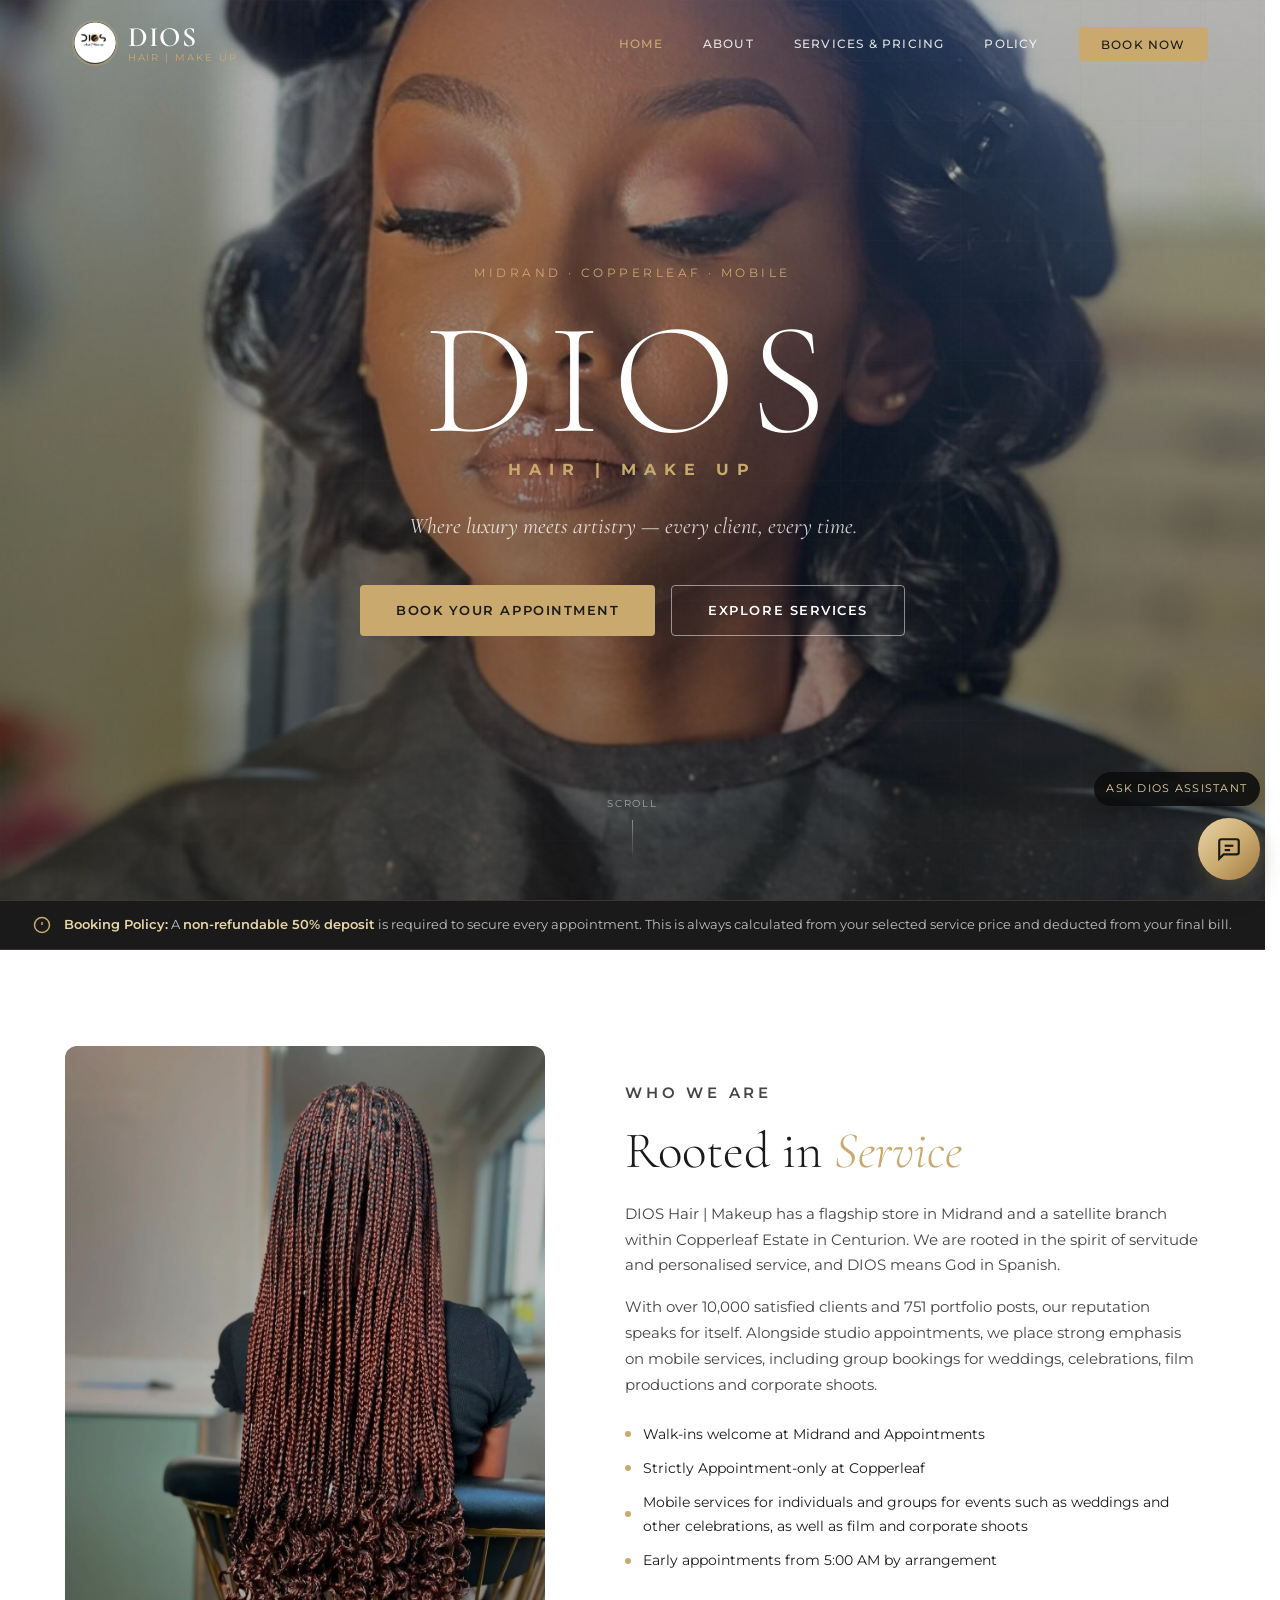
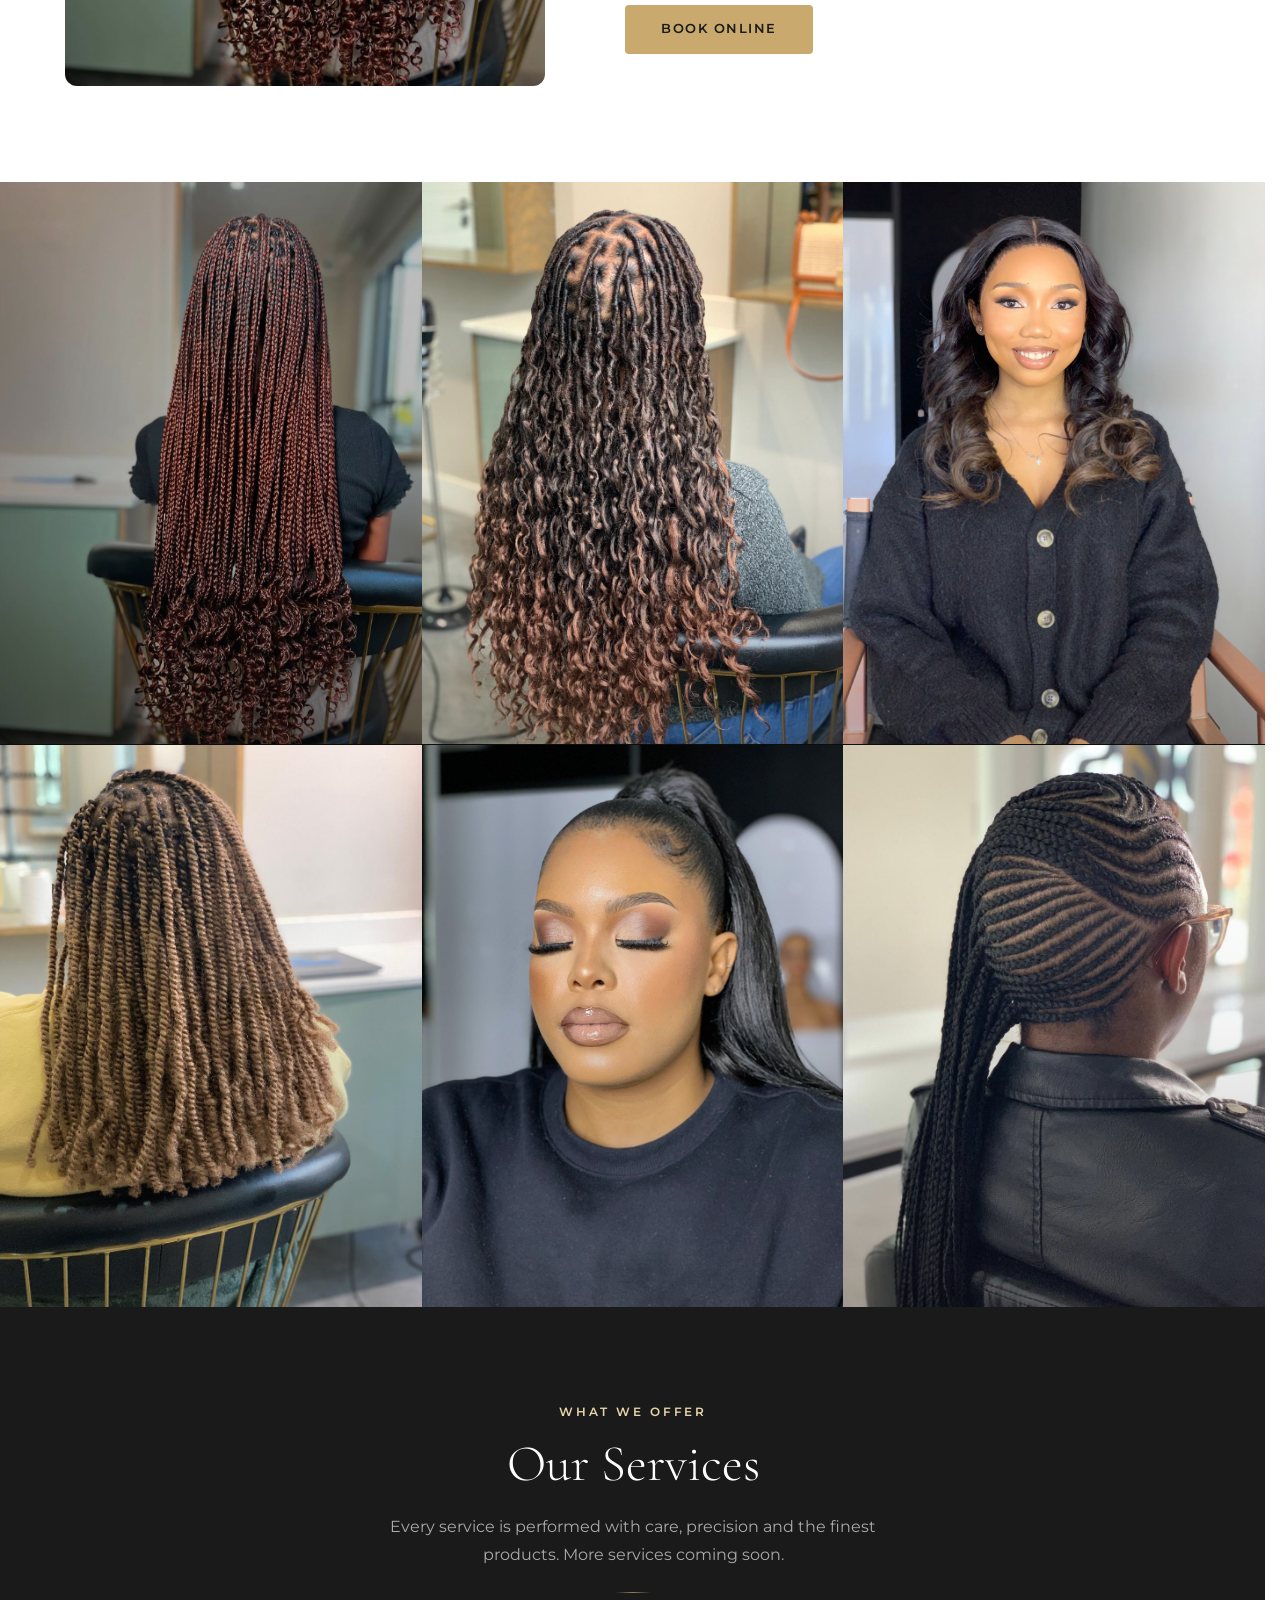
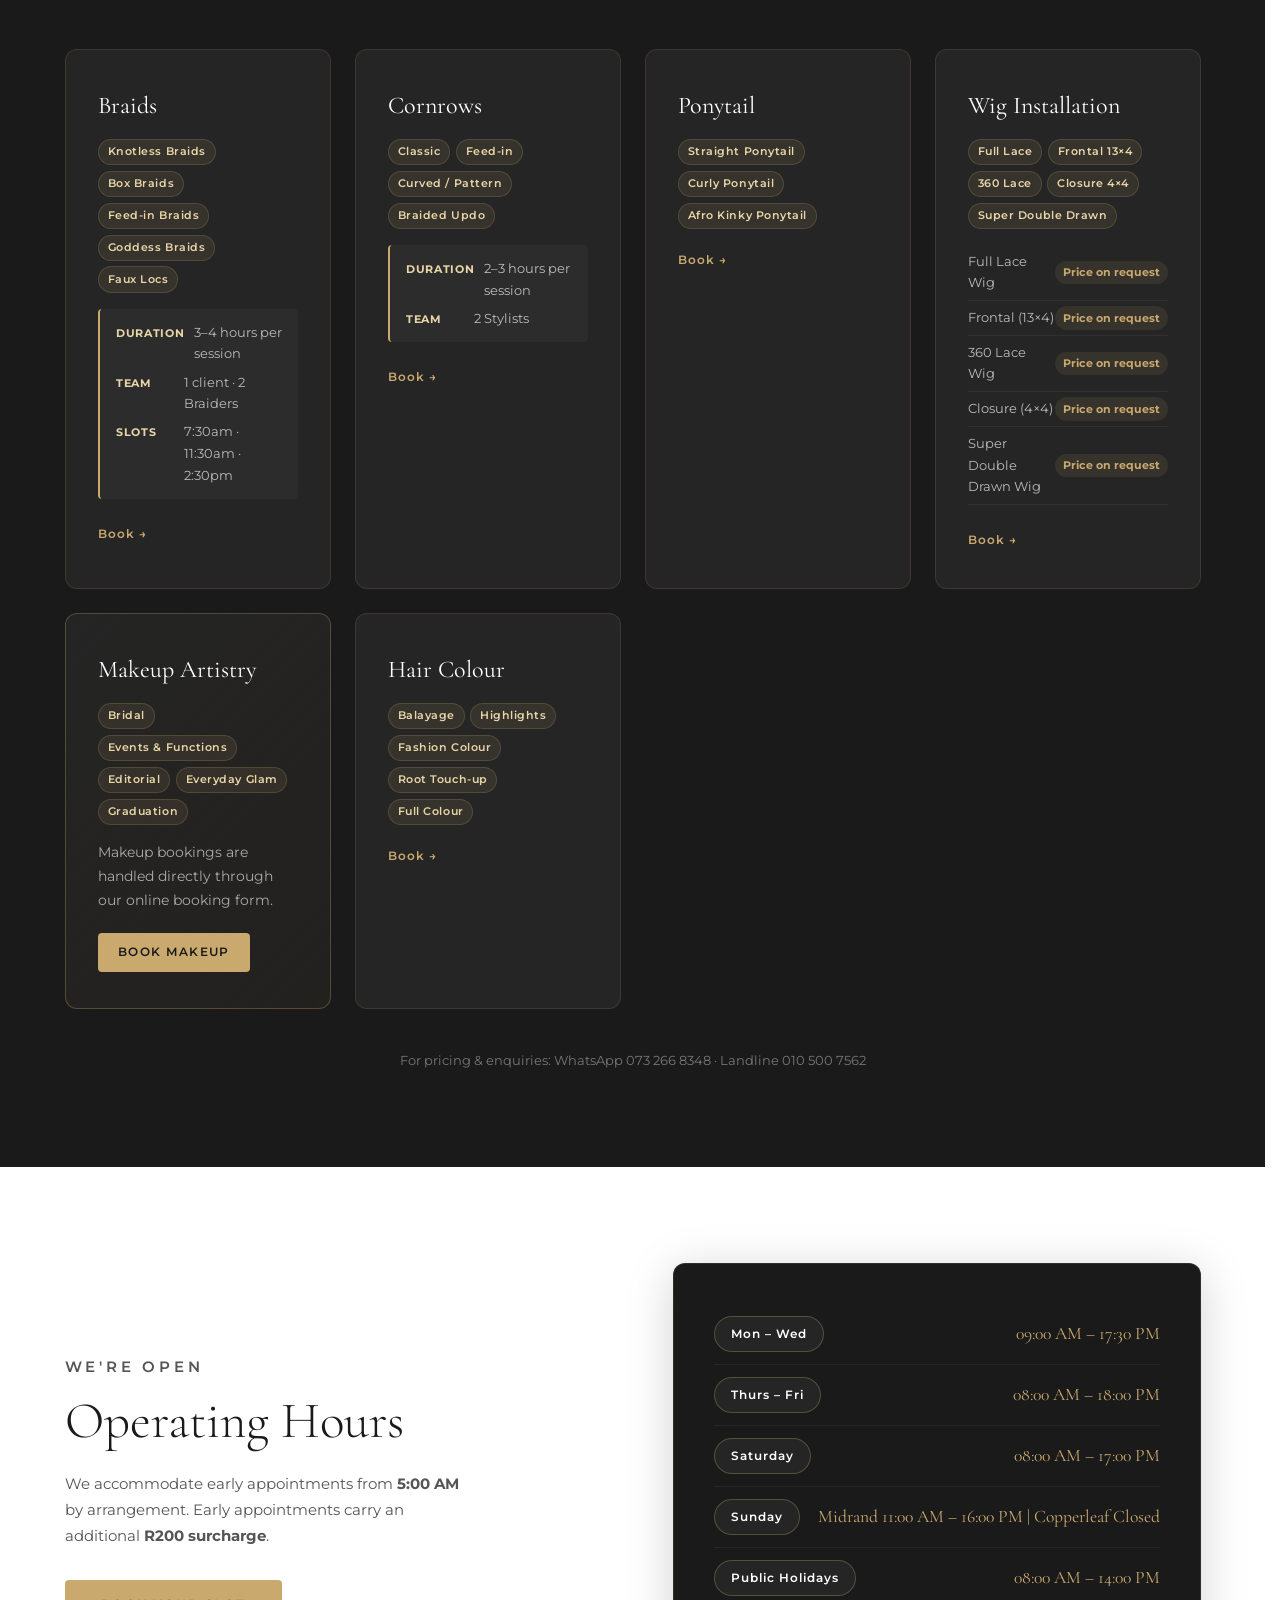
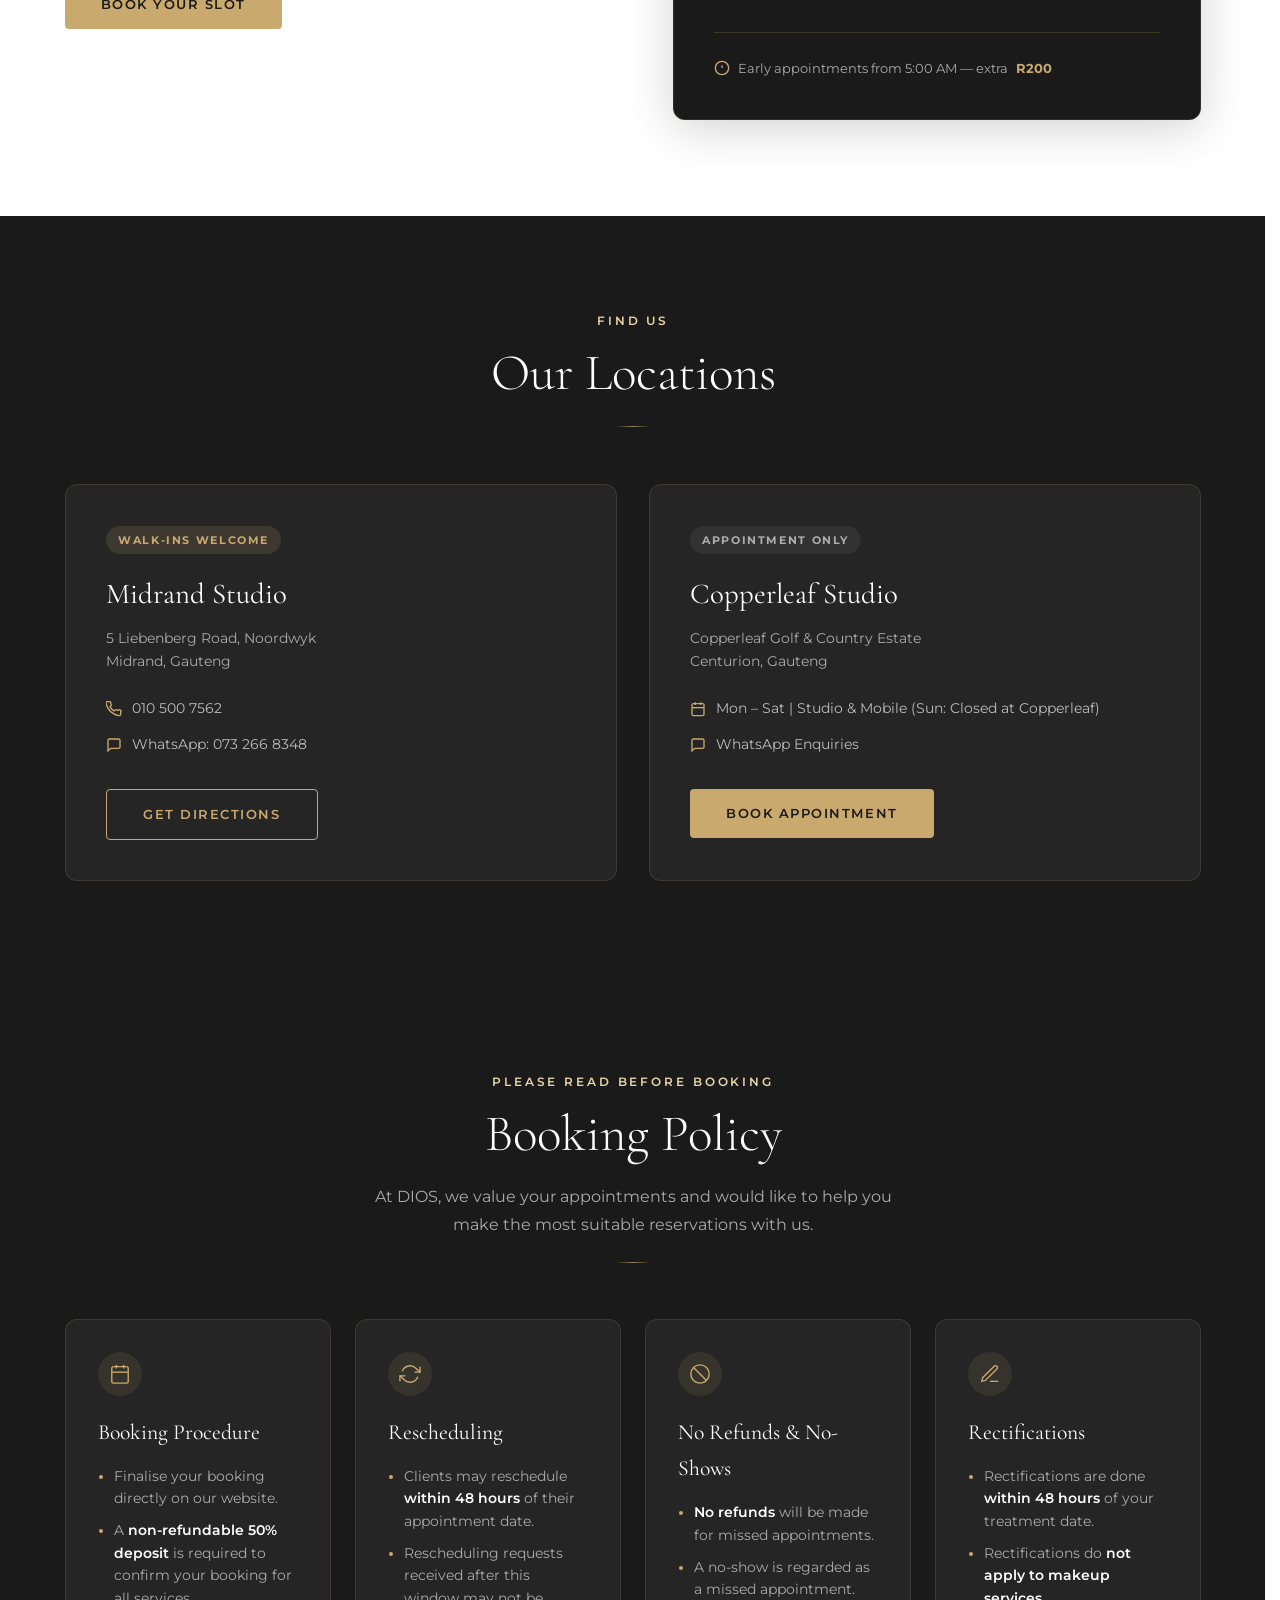
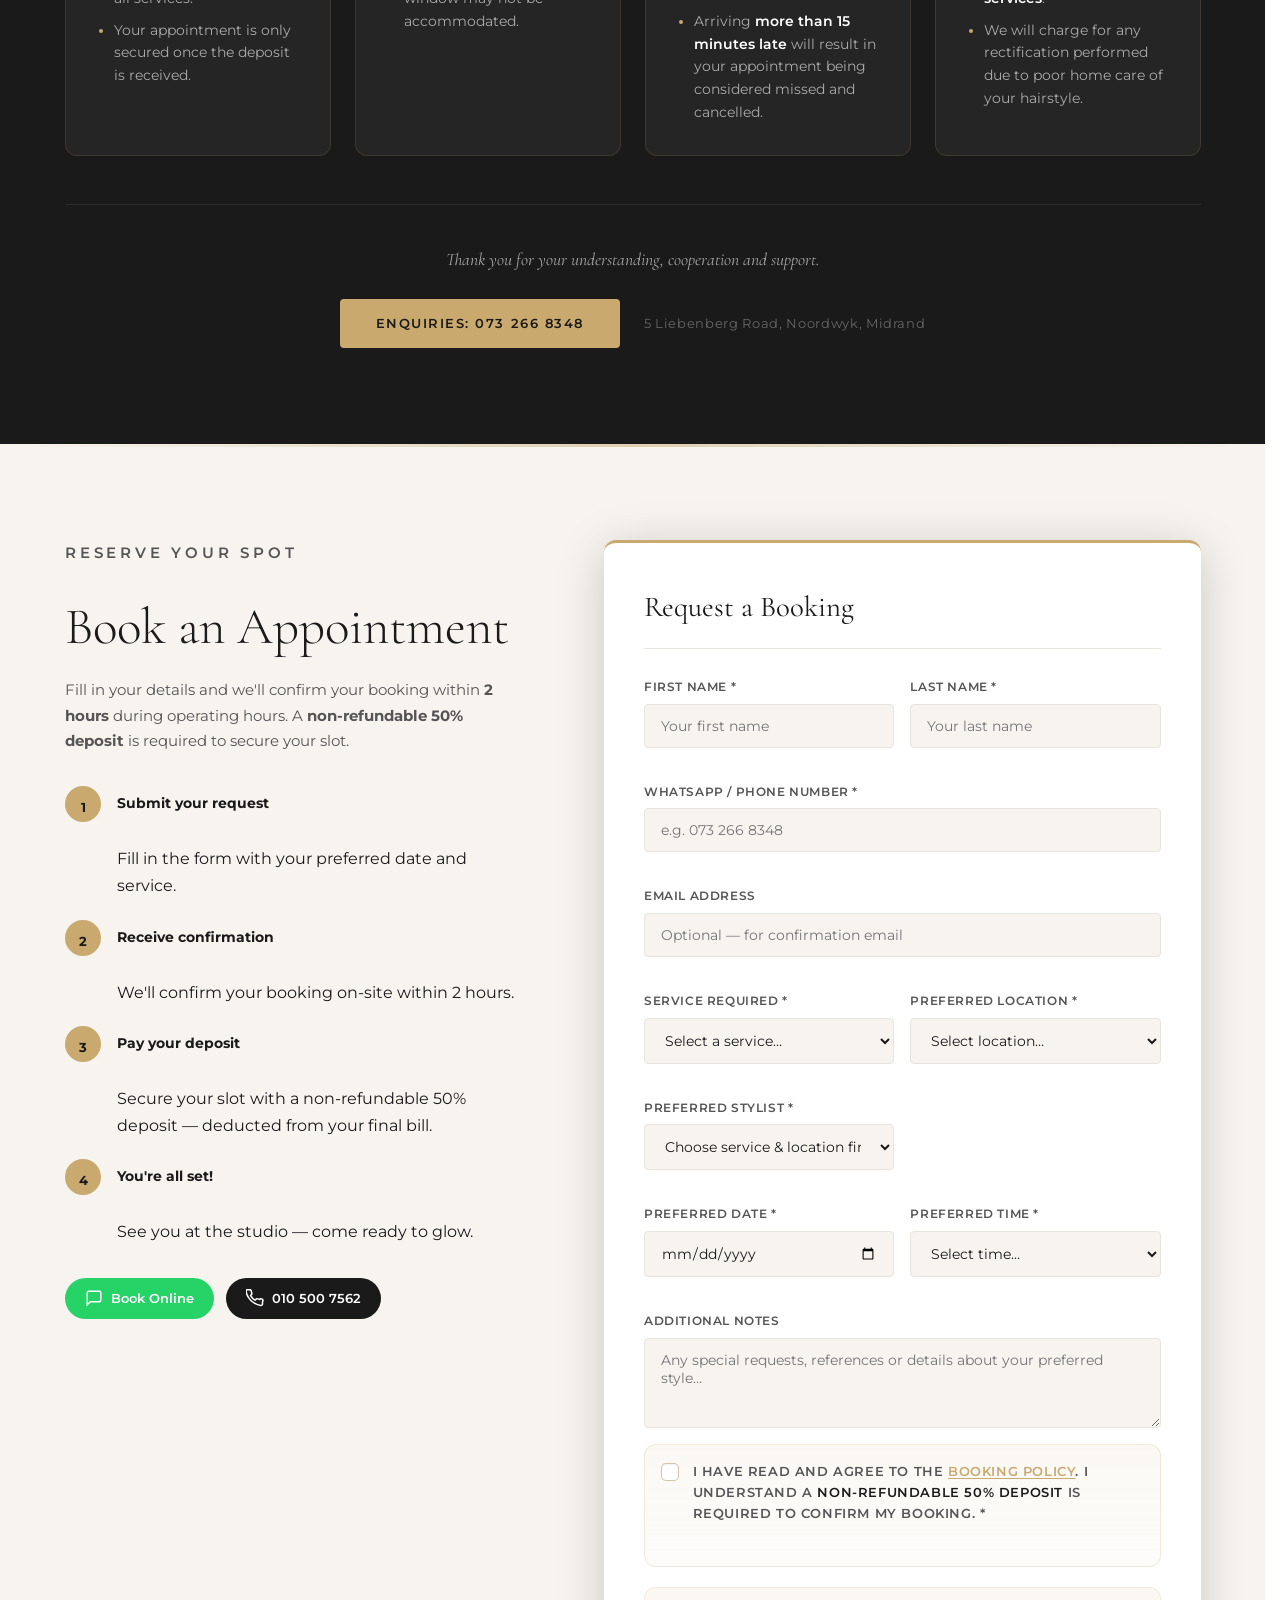
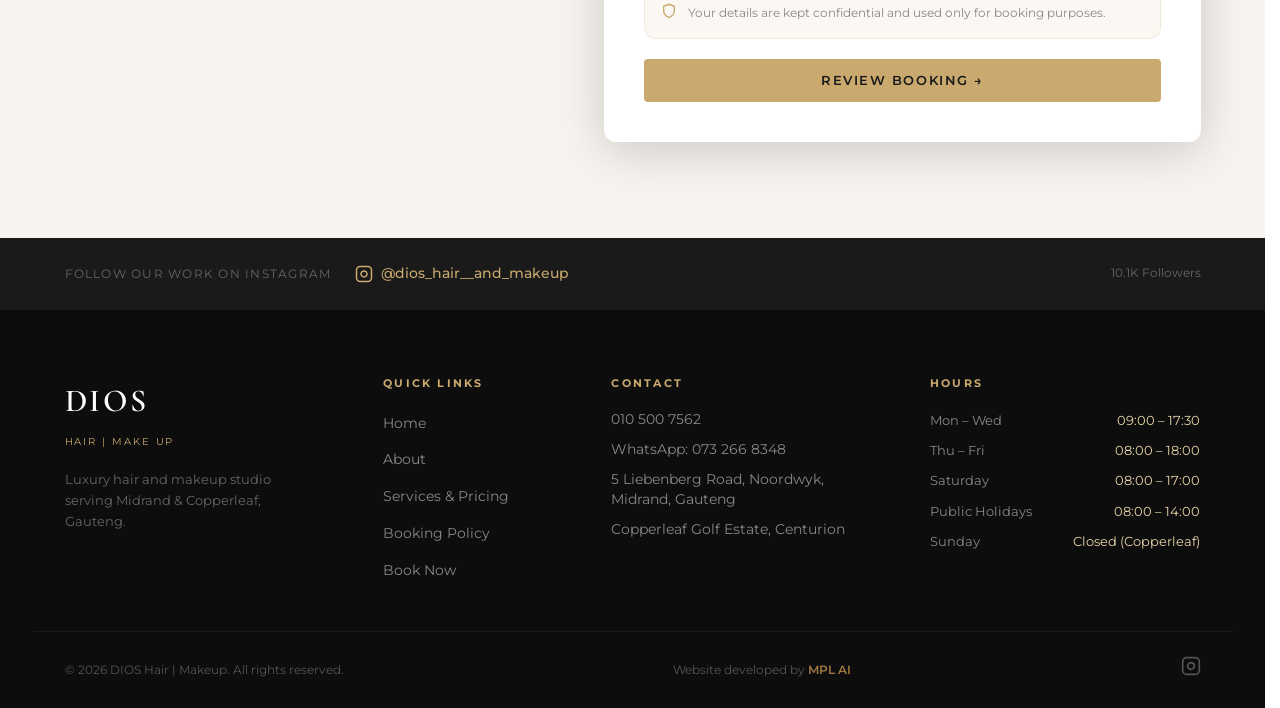
<file: index.html>
<!DOCTYPE html>
<html lang="en">

<head>
  <meta charset="UTF-8" />
  <meta name="viewport" content="width=device-width, initial-scale=1.0" />
  <meta name="description"
    content="DIOS Hair & Makeup — Luxury hair and makeup studio in Midrand & Copperleaf, Gauteng. Book your appointment online." />
  <title>DIOS Hair | Makeup — Midrand & Copperleaf</title>
  <link rel="preconnect" href="https://fonts.googleapis.com" />
  <link rel="preconnect" href="https://fonts.gstatic.com" crossorigin />
  <link
    href="https://fonts.googleapis.com/css2?family=Cormorant+Garamond:ital,wght@0,300;0,400;0,600;1,300;1,400&family=Montserrat:wght@300;400;500;600&display=swap"
    rel="stylesheet" />
  <link rel="stylesheet" href="css/style.css" />
</head>

<body>

  <!-- ======= NAVIGATION ======= -->
  <header class="site-header" id="header">
    <nav class="nav-container">
      <a href="index.html" class="nav-logo">
        <div class="nav-logo-img"><img src="images/logo.jpeg" alt="DIOS Hair Makeup logo" /></div>
        <div>
          <span class="logo-dios">DIOS</span>
          <span class="logo-sub">Hair | Make up</span>
        </div>
      </a>
      <button class="nav-toggle" id="navToggle" aria-label="Toggle menu">
        <span></span><span></span><span></span>
      </button>
      <ul class="nav-links" id="navLinks">
        <li><a href="index.html" class="page-active">Home</a></li>
        <li><a href="about.html">About</a></li>
        <li><a href="services.html">Services &amp; Pricing</a></li>
        <li><a href="policy.html">Policy</a></li>
        <li><a href="booking.php" class="nav-cta">Book Now</a></li>
      </ul>
    </nav>
  </header>

  <!-- ======= HERO ======= -->
  <section class="hero" id="home">
    <div class="hero-overlay"></div>
    <div class="hero-content">
      <p class="hero-eyebrow">Midrand · Copperleaf · Mobile</p>
      <h1 class="hero-title">
        <span class="hero-title-dios">DIOS</span>
        <span class="hero-title-sub">Hair | Make up</span>
      </h1>
      <p class="hero-tagline">Where luxury meets artistry — every client, every time.</p>
      <div class="hero-actions">
        <a href="booking.php" class="btn btn-gold">Book Your Appointment</a>
        <a href="services.html" class="btn btn-outline">Explore Services</a>
      </div>
    </div>
    <div class="hero-scroll-hint">
      <span>Scroll</span>
      <div class="scroll-line"></div>
    </div>
  </section>

  <!-- ======= DEPOSIT NOTICE BANNER ======= -->
  <div class="notice-banner">
    <div class="notice-inner">
      <svg xmlns="http://www.w3.org/2000/svg" viewBox="0 0 24 24" fill="none" stroke="currentColor" stroke-width="2">
        <circle cx="12" cy="12" r="10" />
        <line x1="12" y1="8" x2="12" y2="12" />
        <line x1="12" y1="16" x2="12.01" y2="16" />
      </svg>
      <p><strong>Booking Policy:</strong> A <strong>non-refundable 50% deposit</strong> is required to secure every
        appointment. This is always calculated from your selected service price and deducted from your final bill.</p>
    </div>
  </div>

  <!-- ======= ABOUT ======= -->
  <section class="about section" id="about">
    <div class="container about-grid">
      <div class="about-image-wrap">
        <img src="images/hair/h4.jpeg" alt="DIOS Hair studio — auburn knotless braids" class="about-img" />
        <!-- <div class="about-badge">10.1K+ Clients Served</div> -->
      </div>
      <div class="about-text">
        <p class="section-eyebrow">Who We Are</p>
        <h2 class="section-title">Rooted in <em>Service</em></h2>
        <p>DIOS Hair | Makeup has a flagship store in Midrand and a satellite branch within Copperleaf Estate in
          Centurion. We are rooted in the spirit of servitude and personalised service, and DIOS means God in Spanish.
        </p>
        <p>With over 10,000 satisfied clients and 751 portfolio posts, our reputation speaks for itself. Alongside
          studio appointments, we place strong emphasis on mobile services, including group bookings for weddings,
          celebrations, film productions and corporate shoots.</p>
        <ul class="about-features">
          <li><span class="feature-dot"></span>Walk-ins welcome at Midrand and Appointments</li>
          <li><span class="feature-dot"></span>Strictly Appointment-only at Copperleaf</li>
          <li><span class="feature-dot"></span>Mobile services for individuals and groups for events such as weddings
            and other celebrations, as well as film and corporate shoots</li>
          <li><span class="feature-dot"></span>Early appointments from 5:00 AM by arrangement</li>
        </ul>
        <a href="booking.php" class="btn btn-gold">Book Online</a>
      </div>
    </div>
  </section>

  <!-- ======= GALLERY STRIP ======= -->
  <section class="gallery-section">
    <div class="gallery-grid">
      <div class="gallery-item">
        <img src="images/hair/h4.jpeg" alt="Auburn knotless braids" class="gallery-img"
          style="object-position: center 30%;" />
        <div class="gallery-item-overlay"></div>
        <!-- <span class="gallery-item-label">Knotless Braids</span> -->
      </div>
      <div class="gallery-item">
        <img src="images/hair/h9.jpeg" alt="Goddess locs ombré" class="gallery-img"
          style="object-position: center 15%;" />
        <div class="gallery-item-overlay"></div>
        <!-- <span class="gallery-item-label">Goddess Locs</span> -->
      </div>
      <div class="gallery-item">
        <img src="images/make-up/m2.jpeg" alt="Glam artistry" class="gallery-img"
          style="object-position: center 20%;" />
        <div class="gallery-item-overlay"></div>
        <!-- <span class="gallery-item-label">Glam Artistry</span> -->
      </div>
      <div class="gallery-item">
        <img src="images/hair/h3.jpeg" alt="Senegalese twists" class="gallery-img"
          style="object-position: center 15%;" />
        <div class="gallery-item-overlay"></div>
        <!-- <span class="gallery-item-label">Senegalese Twists</span> -->
      </div>
      <div class="gallery-item">
        <img src="images/make-up/m4.jpeg" alt="Editorial makeup" class="gallery-img"
          style="object-position: center 20%;" />
        <div class="gallery-item-overlay"></div>
        <!-- <span class="gallery-item-label">Editorial Glam</span> -->
      </div>
      <div class="gallery-item">
        <img src="images/make-up/m5.jpeg" alt="Cornrow updo" class="gallery-img" style="object-position: center 25%;" />
        <div class="gallery-item-overlay"></div>
        <!-- <span class="gallery-item-label">Cornrow Updo</span> -->
      </div>
    </div>
  </section>

  <!-- ======= SERVICES ======= -->
  <section class="services section section-dark" id="services">
    <div class="container">
      <div class="section-header">
        <p class="section-eyebrow light">What We Offer</p>
        <h2 class="section-title light">Our Services</h2>
        <p class="section-intro light">Every service is performed with care, precision and the finest products. More
          services coming soon.</p>
      </div>
      <div class="services-grid">

        <div class="service-card">
          <!-- <div class="service-icon" aria-hidden="true"><svg viewBox="0 0 24 24" fill="none" stroke="currentColor" stroke-width="1.8"><path d="M4 8c2 0 3-2 5-2s3 2 5 2 3-2 5-2"/><path d="M4 12c2 0 3-2 5-2s3 2 5 2 3-2 5-2"/><path d="M4 16c2 0 3-2 5-2s3 2 5 2 3-2 5-2"/></svg></div> -->
          <h3>Braids</h3>
          <div class="service-tags">
            <span>Knotless Braids</span><span>Box Braids</span><span>Feed-in Braids</span>
            <span>Goddess Braids</span><span>Faux Locs</span>
          </div>
          <ul class="service-meta">
            <li><span class="meta-label">Duration</span>3–4 hours per session</li>
            <li><span class="meta-label">Team</span>1 client · 2 Braiders</li>
            <li><span class="meta-label">Slots</span>7:30am · 11:30am · 2:30pm</li>
          </ul>
          <a href="booking.php" class="service-link">Book →</a>
        </div>

        <div class="service-card">
          <!-- <div class="service-icon" aria-hidden="true"><svg viewBox="0 0 24 24" fill="none" stroke="currentColor" stroke-width="1.8"><path d="M3 7h18"/><path d="M5 12h14"/><path d="M7 17h10"/></svg></div> -->
          <h3>Cornrows</h3>
          <div class="service-tags">
            <span>Classic</span><span>Feed-in</span><span>Curved / Pattern</span><span>Braided Updo</span>
          </div>
          <ul class="service-meta">
            <li><span class="meta-label">Duration</span>2–3 hours per session</li>
            <li><span class="meta-label">Team</span>2 Stylists</li>
          </ul>
          <a href="booking.php" class="service-link">Book →</a>
        </div>

        <div class="service-card">
          <!-- <div class="service-icon" aria-hidden="true"><svg viewBox="0 0 24 24" fill="none" stroke="currentColor" stroke-width="1.8"><path d="M4 19h16"/><path d="M8 19V9l4-4 4 4v10"/></svg></div> -->
          <h3>Ponytail</h3>
          <div class="service-tags">
            <span>Straight Ponytail</span><span>Curly Ponytail</span><span>Afro Kinky Ponytail</span>
          </div>
          <a href="booking.php" class="service-link">Book →</a>
        </div>

        <div class="service-card">
          <!-- <div class="service-icon" aria-hidden="true"><svg viewBox="0 0 24 24" fill="none" stroke="currentColor" stroke-width="1.8"><path d="M12 3l3 3-6 6-3-3 6-6z"/><path d="M14 8l7 7-3 3-7-7"/><path d="M3 21h6"/></svg></div> -->
          <h3>Wig Installation</h3>
          <div class="service-tags">
            <span>Full Lace</span><span>Frontal 13×4</span><span>360 Lace</span><span>Closure 4×4</span><span>Super
              Double Drawn</span>
          </div>
          <ul class="service-prices">
            <li><span>Full Lace Wig</span><span class="price-tag">Price on request</span></li>
            <li><span>Frontal (13×4)</span><span class="price-tag">Price on request</span></li>
            <li><span>360 Lace Wig</span><span class="price-tag">Price on request</span></li>
            <li><span>Closure (4×4)</span><span class="price-tag">Price on request</span></li>
            <li><span>Super Double Drawn Wig</span><span class="price-tag">Price on request</span></li>
          </ul>
          <a href="booking.php" class="service-link">Book →</a>
        </div>

        <div class="service-card service-card--featured">
          <!-- <div class="service-icon" aria-hidden="true"><svg viewBox="0 0 24 24" fill="none" stroke="currentColor" stroke-width="1.8"><path d="M6 20l4-10 4 10"/><path d="M4 20h16"/><circle cx="12" cy="6" r="3"/></svg></div> -->
          <h3>Makeup Artistry</h3>
          <div class="service-tags">
            <span>Bridal</span><span>Events &amp; Functions</span><span>Editorial</span>
            <span>Everyday Glam</span><span>Graduation</span>
          </div>
          <p class="service-note">Makeup bookings are handled directly through our online booking form.</p>
          <a href="booking.php" class="btn btn-gold btn-sm">Book Makeup</a>
        </div>

        <div class="service-card">
          <!-- <div class="service-icon" aria-hidden="true"><svg viewBox="0 0 24 24" fill="none" stroke="currentColor" stroke-width="1.8"><path d="M4 18l6-6 4 4 6-6"/><path d="M14 10h6v6"/></svg></div> -->
          <h3>Hair Colour</h3>
          <div class="service-tags">
            <span>Balayage</span><span>Highlights</span><span>Fashion Colour</span>
            <span>Root Touch-up</span><span>Full Colour</span>
          </div>
          <a href="booking.php" class="service-link">Book →</a>
        </div>

      </div>
      <p class="services-note">For pricing &amp; enquiries: WhatsApp 073 266 8348 · Landline 010 500 7562</p>
    </div>
  </section>

  <!-- ======= OPERATING HOURS ======= -->
  <section class="hours section" id="hours">
    <div class="container hours-grid">
      <div class="hours-text">
        <p class="section-eyebrow">We're Open</p>
        <h2 class="section-title">Operating Hours</h2>
        <p>We accommodate early appointments from <strong>5:00 AM</strong> by arrangement. Early appointments carry an
          additional <strong>R200 surcharge</strong>.</p>
        <a href="booking.php" class="btn btn-gold" style="margin-top:2rem">Book Your Slot</a>
      </div>
      <div class="hours-card">
        <div class="hours-row">
          <div class="hours-day-badge">Mon – Wed</div>
          <div class="hours-time">09:00 AM – 17:30 PM</div>
        </div>
        <div class="hours-divider"></div>
        <div class="hours-row">
          <div class="hours-day-badge">Thurs – Fri</div>
          <div class="hours-time">08:00 AM – 18:00 PM</div>
        </div>
        <div class="hours-divider"></div>
        <div class="hours-row">
          <div class="hours-day-badge">Saturday</div>
          <div class="hours-time">08:00 AM – 17:00 PM</div>
        </div>
        <div class="hours-divider"></div>
        <div class="hours-row">
          <div class="hours-day-badge">Sunday</div>
          <div class="hours-time">Midrand 11:00 AM – 16:00 PM | Copperleaf Closed</div>
          <!-- <div class="hours-time">Closed (Copperleaf)</div> -->
        </div>
        <div class="hours-divider"></div>
        <div class="hours-row">
          <div class="hours-day-badge">Public Holidays</div>
          <div class="hours-time">08:00 AM – 14:00 PM</div>
        </div>
        <div class="hours-extra">
          <svg xmlns="http://www.w3.org/2000/svg" viewBox="0 0 24 24" fill="none" stroke="currentColor"
            stroke-width="2">
            <circle cx="12" cy="12" r="10" />
            <line x1="12" y1="8" x2="12" y2="12" />
            <line x1="12" y1="16" x2="12.01" y2="16" />
          </svg>
          Early appointments from 5:00 AM — extra <strong>R200</strong>
        </div>
      </div>
    </div>
  </section>

  <!-- ======= LOCATIONS ======= -->
  <section class="locations section section-dark" id="locations">
    <div class="container">
      <div class="section-header">
        <p class="section-eyebrow light">Find Us</p>
        <h2 class="section-title light">Our Locations</h2>
      </div>
      <div class="locations-grid">
        <div class="location-card">
          <div class="location-tag">Walk-ins Welcome</div>
          <h3>Midrand Studio</h3>
          <p class="location-address">5 Liebenberg Road, Noordwyk<br>Midrand, Gauteng</p>
          <ul class="location-details">
            <li>
              <svg xmlns="http://www.w3.org/2000/svg" viewBox="0 0 24 24" fill="none" stroke="currentColor"
                stroke-width="2">
                <path
                  d="M22 16.92v3a2 2 0 01-2.18 2 19.79 19.79 0 01-8.63-3.07A19.5 19.5 0 013.1 11a19.79 19.79 0 01-3.07-8.67A2 2 0 012 .84h3a2 2 0 012 1.72c.127.96.361 1.903.7 2.81a2 2 0 01-.45 2.11L6.09 8.91a16 16 0 006 6l1.27-1.27a2 2 0 012.11-.45c.907.339 1.85.573 2.81.7A2 2 0 0122 16.92z" />
              </svg>
              <a href="tel:0105007562">010 500 7562</a>
            </li>
            <li>
              <svg xmlns="http://www.w3.org/2000/svg" viewBox="0 0 24 24" fill="none" stroke="currentColor"
                stroke-width="2">
                <path d="M21 15a2 2 0 01-2 2H7l-4 4V5a2 2 0 012-2h14a2 2 0 012 2z" />
              </svg>
              <a href="https://wa.me/27732668348" target="_blank" rel="noopener">WhatsApp: 073 266 8348</a>
            </li>
          </ul>
          <a href="https://maps.google.com/?q=5+Liebenberg+Road+Noordwyk+Midrand" target="_blank" rel="noopener"
            class="btn btn-outline-gold">Get Directions</a>
        </div>
        <div class="location-card">
          <div class="location-tag appointment">Appointment Only</div>
          <h3>Copperleaf Studio</h3>
          <p class="location-address">Copperleaf Golf &amp; Country Estate<br>Centurion, Gauteng</p>
          <ul class="location-details">
            <li>
              <svg xmlns="http://www.w3.org/2000/svg" viewBox="0 0 24 24" fill="none" stroke="currentColor"
                stroke-width="2">
                <rect x="3" y="4" width="18" height="18" rx="2" ry="2" />
                <line x1="16" y1="2" x2="16" y2="6" />
                <line x1="8" y1="2" x2="8" y2="6" />
                <line x1="3" y1="10" x2="21" y2="10" />
              </svg>
              Mon – Sat | Studio &amp; Mobile (Sun: Closed at Copperleaf)
            </li>
            <li>
              <svg xmlns="http://www.w3.org/2000/svg" viewBox="0 0 24 24" fill="none" stroke="currentColor"
                stroke-width="2">
                <path d="M21 15a2 2 0 01-2 2H7l-4 4V5a2 2 0 012-2h14a2 2 0 012 2z" />
              </svg>
              <a href="https://wa.me/27732668348" target="_blank" rel="noopener">WhatsApp Enquiries</a>
            </li>
          </ul>
          <a href="booking.php" class="btn btn-gold">Book Appointment</a>
        </div>
      </div>
    </div>
  </section>

  <!-- ======= BOOKING POLICY ======= -->
  <section class="policy section section-dark" id="policy">
    <div class="container">
      <div class="section-header">
        <p class="section-eyebrow light">Please Read Before Booking</p>
        <h2 class="section-title light">Booking Policy</h2>
        <p class="section-intro light">At DIOS, we value your appointments and would like to help you make the most
          suitable reservations with us.</p>
      </div>

      <div class="policy-grid">

        <div class="policy-card">
          <div class="policy-card-icon">
            <svg xmlns="http://www.w3.org/2000/svg" viewBox="0 0 24 24" fill="none" stroke="currentColor"
              stroke-width="1.5">
              <rect x="3" y="4" width="18" height="18" rx="2" ry="2" />
              <line x1="16" y1="2" x2="16" y2="6" />
              <line x1="8" y1="2" x2="8" y2="6" />
              <line x1="3" y1="10" x2="21" y2="10" />
            </svg>
          </div>
          <h3>Booking Procedure</h3>
          <ul class="policy-list">
            <li>Finalise your booking directly on our website.</li>
            <li>A <strong>non-refundable 50% deposit</strong> is required to confirm your booking for all services.</li>
            <li>Your appointment is only secured once the deposit is received.</li>
          </ul>
        </div>

        <div class="policy-card">
          <div class="policy-card-icon">
            <svg xmlns="http://www.w3.org/2000/svg" viewBox="0 0 24 24" fill="none" stroke="currentColor"
              stroke-width="1.5">
              <path d="M23 4v6h-6" />
              <path d="M1 20v-6h6" />
              <path d="M3.51 9a9 9 0 0114.85-3.36L23 10M1 14l4.64 4.36A9 9 0 0020.49 15" />
            </svg>
          </div>
          <h3>Rescheduling</h3>
          <ul class="policy-list">
            <li>Clients may reschedule <strong>within 48 hours</strong> of their appointment date.</li>
            <li>Rescheduling requests received after this window may not be accommodated.</li>
          </ul>
        </div>

        <div class="policy-card">
          <div class="policy-card-icon">
            <svg xmlns="http://www.w3.org/2000/svg" viewBox="0 0 24 24" fill="none" stroke="currentColor"
              stroke-width="1.5">
              <circle cx="12" cy="12" r="10" />
              <line x1="4.93" y1="4.93" x2="19.07" y2="19.07" />
            </svg>
          </div>
          <h3>No Refunds &amp; No-Shows</h3>
          <ul class="policy-list">
            <li><strong>No refunds</strong> will be made for missed appointments.</li>
            <li>A no-show is regarded as a missed appointment.</li>
            <li>Arriving <strong>more than 15 minutes late</strong> will result in your appointment being considered
              missed and cancelled.</li>
          </ul>
        </div>

        <div class="policy-card">
          <div class="policy-card-icon">
            <svg xmlns="http://www.w3.org/2000/svg" viewBox="0 0 24 24" fill="none" stroke="currentColor"
              stroke-width="1.5">
              <path d="M12 20h9" />
              <path d="M16.5 3.5a2.121 2.121 0 013 3L7 19l-4 1 1-4L16.5 3.5z" />
            </svg>
          </div>
          <h3>Rectifications</h3>
          <ul class="policy-list">
            <li>Rectifications are done <strong>within 48 hours</strong> of your treatment date.</li>
            <li>Rectifications do <strong>not apply to makeup services</strong>.</li>
            <li>We will charge for any rectification performed due to poor home care of your hairstyle.</li>
          </ul>
        </div>

      </div>

      <div class="policy-footer">
        <p>Thank you for your understanding, cooperation and support.</p>
        <div class="policy-contact">
          <a href="https://wa.me/27732668348" target="_blank" rel="noopener" class="btn btn-gold">Enquiries: 073 266
            8348</a>
          <span class="policy-address">5 Liebenberg Road, Noordwyk, Midrand</span>
        </div>
      </div>
    </div>
  </section>

  <!-- ======= BOOKING / LEAD FORM ======= -->
  <section class="booking section" id="booking">
    <div class="container booking-grid">
      <div class="booking-info">
        <p class="section-eyebrow">Reserve Your Spot</p>
        <h2 class="section-title">Book an Appointment</h2>
        <p>Fill in your details and we'll confirm your booking within <strong>2 hours</strong> during operating hours. A
          <strong>non-refundable 50% deposit</strong> is required to secure your slot.</p>
        <ul class="booking-steps">
          <li>
            <div class="step-num">1</div>
            <div><strong>Submit your request</strong><br>Fill in the form with your preferred date and service.</div>
          </li>
          <li>
            <div class="step-num">2</div>
            <div><strong>Receive confirmation</strong><br>We'll confirm your booking on-site within 2 hours.</div>
          </li>
          <li>
            <div class="step-num">3</div>
            <div><strong>Pay your deposit</strong><br>Secure your slot with a non-refundable 50% deposit — deducted from
              your final bill.</div>
          </li>
          <li>
            <div class="step-num">4</div>
            <div><strong>You're all set!</strong><br>See you at the studio — come ready to glow.</div>
          </li>
        </ul>
        <div class="booking-contact-links">
          <a href="booking.php" class="contact-chip whatsapp">
            <svg xmlns="http://www.w3.org/2000/svg" viewBox="0 0 24 24" fill="none" stroke="currentColor"
              stroke-width="2">
              <path d="M21 15a2 2 0 01-2 2H7l-4 4V5a2 2 0 012-2h14a2 2 0 012 2z" />
            </svg>
            Book Online
          </a>
          <a href="tel:0105007562" class="contact-chip phone">
            <svg xmlns="http://www.w3.org/2000/svg" viewBox="0 0 24 24" fill="none" stroke="currentColor"
              stroke-width="2">
              <path
                d="M22 16.92v3a2 2 0 01-2.18 2 19.79 19.79 0 01-8.63-3.07A19.5 19.5 0 013.1 11a19.79 19.79 0 01-3.07-8.67A2 2 0 012 .84h3a2 2 0 012 1.72c.127.96.361 1.903.7 2.81a2 2 0 01-.45 2.11L6.09 8.91a16 16 0 006 6l1.27-1.27a2 2 0 012.11-.45c.907.339 1.85.573 2.81.7A2 2 0 0122 16.92z" />
            </svg>
            010 500 7562
          </a>
        </div>
      </div>

      <div class="booking-form-wrap">
        <form class="booking-form" id="bookingForm" data-server-submit="1" method="post" action="booking.php"
          novalidate>
          <h3>Request a Booking</h3>

          <div class="form-row">
            <div class="form-group">
              <label for="firstName">First Name *</label>
              <input type="text" id="firstName" name="firstName" placeholder="Your first name" required />
              <span class="field-error" id="firstNameError"></span>
            </div>
            <div class="form-group">
              <label for="lastName">Last Name *</label>
              <input type="text" id="lastName" name="lastName" placeholder="Your last name" required />
              <span class="field-error" id="lastNameError"></span>
            </div>
          </div>

          <div class="form-group">
            <label for="phone">WhatsApp / Phone Number *</label>
            <input type="tel" id="phone" name="phone" placeholder="e.g. 073 266 8348" required />
            <span class="field-error" id="phoneError"></span>
          </div>

          <div class="form-group">
            <label for="email">Email Address</label>
            <input type="email" id="email" name="email" placeholder="Optional — for confirmation email" />
            <span class="field-error" id="emailError"></span>
          </div>

          <div class="form-row">
            <div class="form-group">
              <label for="service">Service Required *</label>
              <select id="service" name="service" required>
                <option value="">Select a service…</option>
                <optgroup label="Braiding Services">
                  <option value="braids">Braids</option>
                  <option value="cornrows">Cornrows</option>
                </optgroup>
                <optgroup label="Hair Styling">
                  <option value="ponytail">Ponytail</option>
                  <option value="wig-installation">Wig Installation</option>
                  <option value="hair-colour">Hair Colour</option>
                  <option value="other-styling">Other Hair Styling</option>
                </optgroup>
                <optgroup label="Makeup">
                  <option value="makeup">Makeup Artistry</option>
                </optgroup>
                <optgroup label="Other">
                  <option value="mobile">Mobile Service</option>
                  <option value="other">Other (specify below)</option>
                </optgroup>
              </select>
              <span class="field-error" id="serviceError"></span>
            </div>
            <div class="form-group">
              <label for="location">Preferred Location *</label>
              <select id="location" name="location" required>
                <option value="">Select location…</option>
                <option value="midrand">Midrand Studio</option>
                <option value="copperleaf">Copperleaf Studio</option>
                <option value="mobile">Mobile (come to me)</option>
              </select>
              <span class="field-error" id="locationError"></span>
            </div>
          </div>

          <div class="form-row">
            <div class="form-group">
              <label for="stylist">Preferred Stylist *</label>
              <select id="stylist" name="stylist" required>
                <option value="">Select a stylist…</option>
                <option value="no-preference">No Preference</option>
                <option value="amara">Amara</option>
                <option value="zara">Zara</option>
                <option value="thandeka">Thandeka</option>
              </select>
              <span class="field-error" id="stylistError"></span>
            </div>
          </div>

          <!-- Dynamic: Service info banner -->
          <div class="service-info-banner" id="serviceInfoBanner" hidden>
            <svg xmlns="http://www.w3.org/2000/svg" viewBox="0 0 24 24" fill="none" stroke="currentColor"
              stroke-width="2">
              <circle cx="12" cy="12" r="10" />
              <line x1="12" y1="8" x2="12" y2="12" />
              <line x1="12" y1="16" x2="12.01" y2="16" />
            </svg>
            <p id="serviceInfoText"></p>
          </div>

          <!-- Dynamic: Sub-type + Length row -->
          <div class="form-row" id="subTypeRow" hidden>
            <div class="form-group">
              <label for="subType" id="subTypeLabel">Style *</label>
              <select id="subType" name="subType">
                <option value="">Select…</option>
              </select>
              <span class="field-error" id="subTypeError"></span>
            </div>
            <div class="form-group" id="lengthGroup" hidden>
              <label for="hairLength">Braid Length *</label>
              <select id="hairLength" name="hairLength">
                <option value="">Select length…</option>
                <option value="short">Short — up to shoulder</option>
                <option value="medium">Medium — armpit length</option>
                <option value="long">Long — waist length</option>
                <option value="extra-long">Extra Long — below waist</option>
              </select>
              <span class="field-error" id="hairLengthError"></span>
            </div>
          </div>

          <div class="form-row">
            <div class="form-group">
              <label for="preferredDate">Preferred Date *</label>
              <input type="date" id="preferredDate" name="preferredDate" required />
              <span class="field-error" id="preferredDateError"></span>
            </div>
            <div class="form-group">
              <label for="preferredTime">Preferred Time *</label>
              <select id="preferredTime" name="preferredTime" required>
                <option value="">Select time…</option>
                <option value="08:00">08:00 AM</option>
                <option value="09:00">09:00 AM</option>
                <option value="10:00">10:00 AM</option>
                <option value="11:00">11:00 AM</option>
                <option value="12:00">12:00 PM</option>
                <option value="13:00">01:00 PM</option>
                <option value="14:00">02:00 PM</option>
                <option value="15:00">03:00 PM</option>
                <option value="16:00">04:00 PM</option>
                <option value="17:00">05:00 PM</option>
                <option value="before-hours">Before Hours (extra R200)</option>
                <option value="after-hours">After Hours (extra R200)</option>
              </select>
              <span class="field-error" id="preferredTimeError"></span>
            </div>
          </div>

          <div class="form-group">
            <label for="notes">Additional Notes</label>
            <textarea id="notes" name="notes" rows="3"
              placeholder="Any special requests, references or details about your preferred style…"></textarea>
          </div>

          <div class="form-group form-checkbox">
            <label class="checkbox-label">
              <input type="checkbox" id="depositAgree" name="depositAgree" required />
              <span class="checkmark"></span>
              <span class="checkbox-copy">I have read and agree to the <a href="policy.html" class="policy-link">Booking
                  Policy</a>. I understand a <strong>non-refundable 50% deposit</strong> is required to confirm my
                booking. *</span>
            </label>
            <span class="field-error" id="depositAgreeError"></span>
          </div>

          <div class="form-notice">
            <svg xmlns="http://www.w3.org/2000/svg" viewBox="0 0 24 24" fill="none" stroke="currentColor"
              stroke-width="2">
              <path d="M12 22s8-4 8-10V5l-8-3-8 3v7c0 6 8 10 8 10z" />
            </svg>
            Your details are kept confidential and used only for booking purposes.
          </div>

          <button type="submit" class="btn btn-gold btn-full" id="submitBtn">
            <span class="btn-text">Review Booking →</span>
            <span class="btn-loading" hidden>Processing…</span>
          </button>
        </form>

        <!-- Step 2: Review booking summary -->
        <div class="booking-summary" id="bookingSummary" hidden>
          <div class="summary-header">
            <svg xmlns="http://www.w3.org/2000/svg" viewBox="0 0 24 24" fill="none" stroke="currentColor"
              stroke-width="2">
              <path d="M9 11l3 3L22 4" />
              <path d="M21 12v7a2 2 0 01-2 2H5a2 2 0 01-2-2V5a2 2 0 012-2h11" />
            </svg>
            <div>
              <h4>Review Your Booking</h4>
              <p>Confirm all details are correct before we send your request to DIOS.</p>
            </div>
          </div>
          <div class="summary-table" id="summaryDetails"></div>
          <div class="summary-notice">
            <svg xmlns="http://www.w3.org/2000/svg" viewBox="0 0 24 24" fill="none" stroke="currentColor"
              stroke-width="2">
              <path d="M12 22s8-4 8-10V5l-8-3-8 3v7c0 6 8 10 8 10z" />
            </svg>
            A non-refundable <strong>50% deposit</strong> is required to secure your slot. Payment details will be sent
            via WhatsApp after confirmation.
          </div>
          <div class="summary-actions">
            <button type="button" class="btn btn-outline-gold" id="editBookingBtn">← Edit Details</button>
            <button type="button" class="btn btn-gold" id="confirmBookingBtn">
              <svg xmlns="http://www.w3.org/2000/svg" viewBox="0 0 24 24" fill="currentColor" width="16" height="16">
                <path
                  d="M17.472 14.382c-.297-.149-1.758-.867-2.03-.967-.273-.099-.471-.148-.67.15-.197.297-.767.966-.94 1.164-.173.199-.347.223-.644.075-.297-.15-1.255-.463-2.39-1.475-.883-.788-1.48-1.761-1.653-2.059-.173-.297-.018-.458.13-.606.134-.133.298-.347.446-.52.149-.174.198-.298.298-.497.099-.198.05-.371-.025-.52-.075-.149-.669-1.612-.916-2.207-.242-.579-.487-.5-.669-.51-.173-.008-.371-.01-.57-.01-.198 0-.52.074-.792.372-.272.297-1.04 1.016-1.04 2.479 0 1.462 1.065 2.875 1.213 3.074.149.198 2.096 3.2 5.077 4.487.709.306 1.262.489 1.694.625.712.227 1.36.195 1.871.118.571-.085 1.758-.719 2.006-1.413.248-.694.248-1.289.173-1.413-.074-.124-.272-.198-.57-.347m-5.421 7.403h-.004a9.87 9.87 0 01-5.031-1.378l-.361-.214-3.741.982.998-3.648-.235-.374a9.86 9.86 0 01-1.51-5.26c.001-5.45 4.436-9.884 9.888-9.884 2.64 0 5.122 1.03 6.988 2.898a9.825 9.825 0 012.893 6.994c-.003 5.45-4.437 9.884-9.885 9.884m8.413-18.297A11.815 11.815 0 0012.05 0C5.495 0 .16 5.335.157 11.892c0 2.096.547 4.142 1.588 5.945L.057 24l6.305-1.654a11.882 11.882 0 005.683 1.448h.005c6.554 0 11.89-5.335 11.893-11.893a11.821 11.821 0 00-3.48-8.413z" />
              </svg>
              Confirm &amp; Book
            </button>
          </div>
        </div>

        <!-- Step 3: Booking confirmed -->
        <div class="booking-confirmed" id="bookingConfirmed" hidden>
          <svg xmlns="http://www.w3.org/2000/svg" viewBox="0 0 24 24" fill="none" stroke="currentColor"
            stroke-width="2">
            <path d="M22 11.08V12a10 10 0 11-5.93-9.14" />
            <polyline points="22 4 12 14.01 9 11.01" />
          </svg>
          <div>
            <strong>Booking Sent!</strong>
            <p>Your request has been sent to DIOS via WhatsApp. We'll confirm your appointment within 2 business hours
              and send deposit payment details.</p>
            <button type="button" class="btn btn-gold" id="newBookingBtn" style="margin-top:1rem;">Make Another
              Booking</button>
          </div>
        </div>
      </div>
    </div>
  </section>

  <!-- ======= INSTAGRAM STRIP ======= -->
  <section class="instagram-strip">
    <div class="container instagram-inner">
      <p>Follow our work on Instagram</p>
      <a href="https://www.instagram.com/dios_hair__and_makeup" target="_blank" rel="noopener" class="insta-handle">
        <svg xmlns="http://www.w3.org/2000/svg" viewBox="0 0 24 24" fill="none" stroke="currentColor" stroke-width="2">
          <rect x="2" y="2" width="20" height="20" rx="5" ry="5" />
          <path d="M16 11.37A4 4 0 1112.63 8 4 4 0 0116 11.37z" />
          <line x1="17.5" y1="6.5" x2="17.51" y2="6.5" />
        </svg>
        @dios_hair__and_makeup
      </a>
      <span class="insta-count">10.1K Followers</span>
    </div>
  </section>

  <!-- ======= FOOTER ======= -->
  <footer class="site-footer">
    <div class="container footer-grid">
      <div class="footer-brand">
        <span class="logo-dios">DIOS</span>
        <span class="logo-sub">Hair | Make up</span>
        <p>Luxury hair and makeup studio serving Midrand &amp; Copperleaf, Gauteng.</p>
      </div>
      <div class="footer-links">
        <h4>Quick Links</h4>
        <ul>
          <li><a href="index.html">Home</a></li>
          <li><a href="about.html">About</a></li>
          <li><a href="services.html">Services &amp; Pricing</a></li>
          <li><a href="policy.html">Booking Policy</a></li>
          <li><a href="booking.php">Book Now</a></li>
        </ul>
      </div>
      <div class="footer-contact">
        <h4>Contact</h4>
        <ul>
          <li><a href="tel:0105007562">010 500 7562</a></li>
          <li><a href="https://wa.me/27732668348" target="_blank" rel="noopener">WhatsApp: 073 266 8348</a></li>
          <li>5 Liebenberg Road, Noordwyk,<br>Midrand, Gauteng</li>
          <li>Copperleaf Golf Estate, Centurion</li>
        </ul>
      </div>
      <div class="footer-hours">
        <h4>Hours</h4>
        <ul>
          <li><span>Mon – Wed</span><span>09:00 – 17:30</span></li>
          <li><span>Thu – Fri</span><span>08:00 – 18:00</span></li>
          <li><span>Saturday</span><span>08:00 – 17:00</span></li>
          <li><span>Public Holidays</span><span>08:00 – 14:00</span></li>
          <li><span>Sunday</span><span>Closed (Copperleaf)</span></li>
        </ul>
      </div>
    </div>
    <div class="footer-bottom">
      <p>&copy; 2026 DIOS Hair | Makeup. All rights reserved.</p>
      <p class="footer-dev">Website developed by <a href="https://www.mplai.co.za" target="_blank" rel="noopener">MPL
          AI</a></p>
      <a href="https://www.instagram.com/dios_hair__and_makeup" target="_blank" rel="noopener" aria-label="Instagram">
        <svg xmlns="http://www.w3.org/2000/svg" viewBox="0 0 24 24" fill="none" stroke="currentColor" stroke-width="2">
          <rect x="2" y="2" width="20" height="20" rx="5" ry="5" />
          <path d="M16 11.37A4 4 0 1112.63 8 4 4 0 0116 11.37z" />
          <line x1="17.5" y1="6.5" x2="17.51" y2="6.5" />
        </svg>
      </a>
    </div>
  </footer>

  <div class="nav-backdrop" id="navBackdrop"></div>
  <script src="js/main.js"></script>

</body>

</html>
</file>
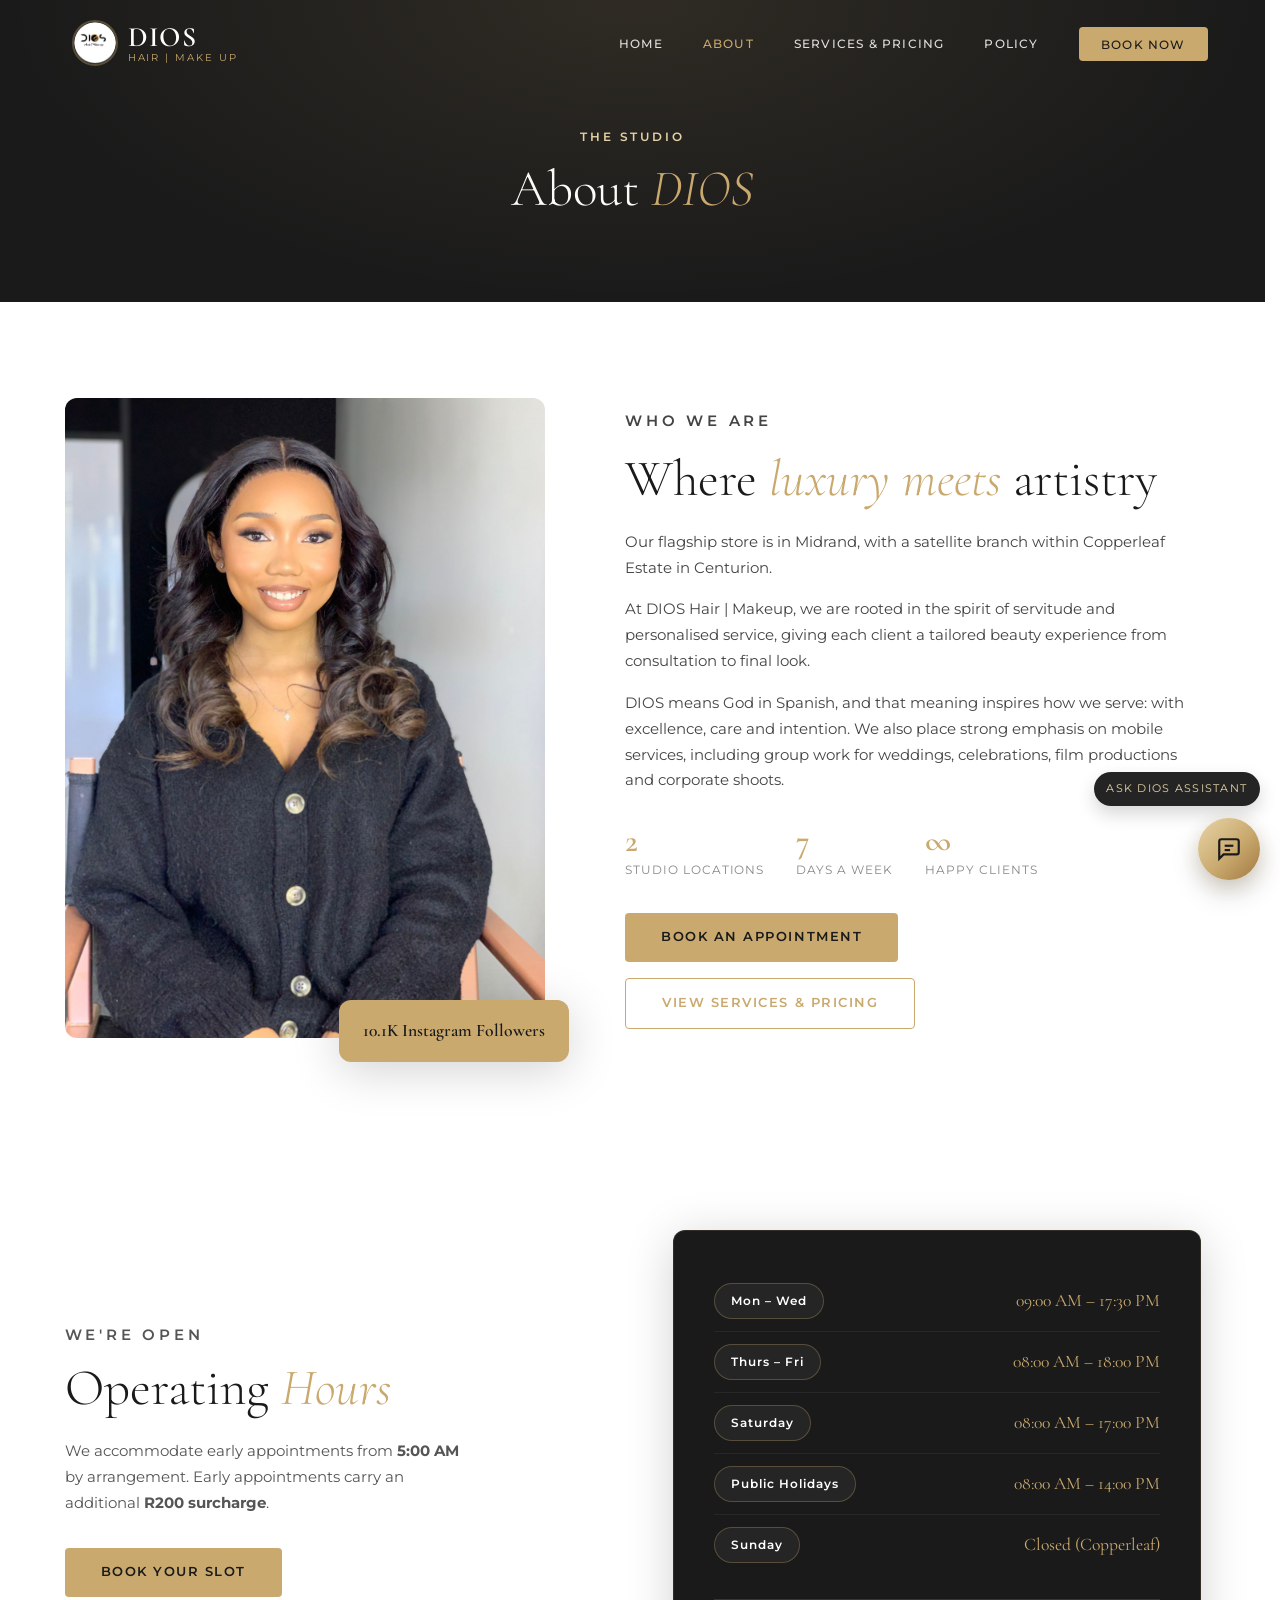
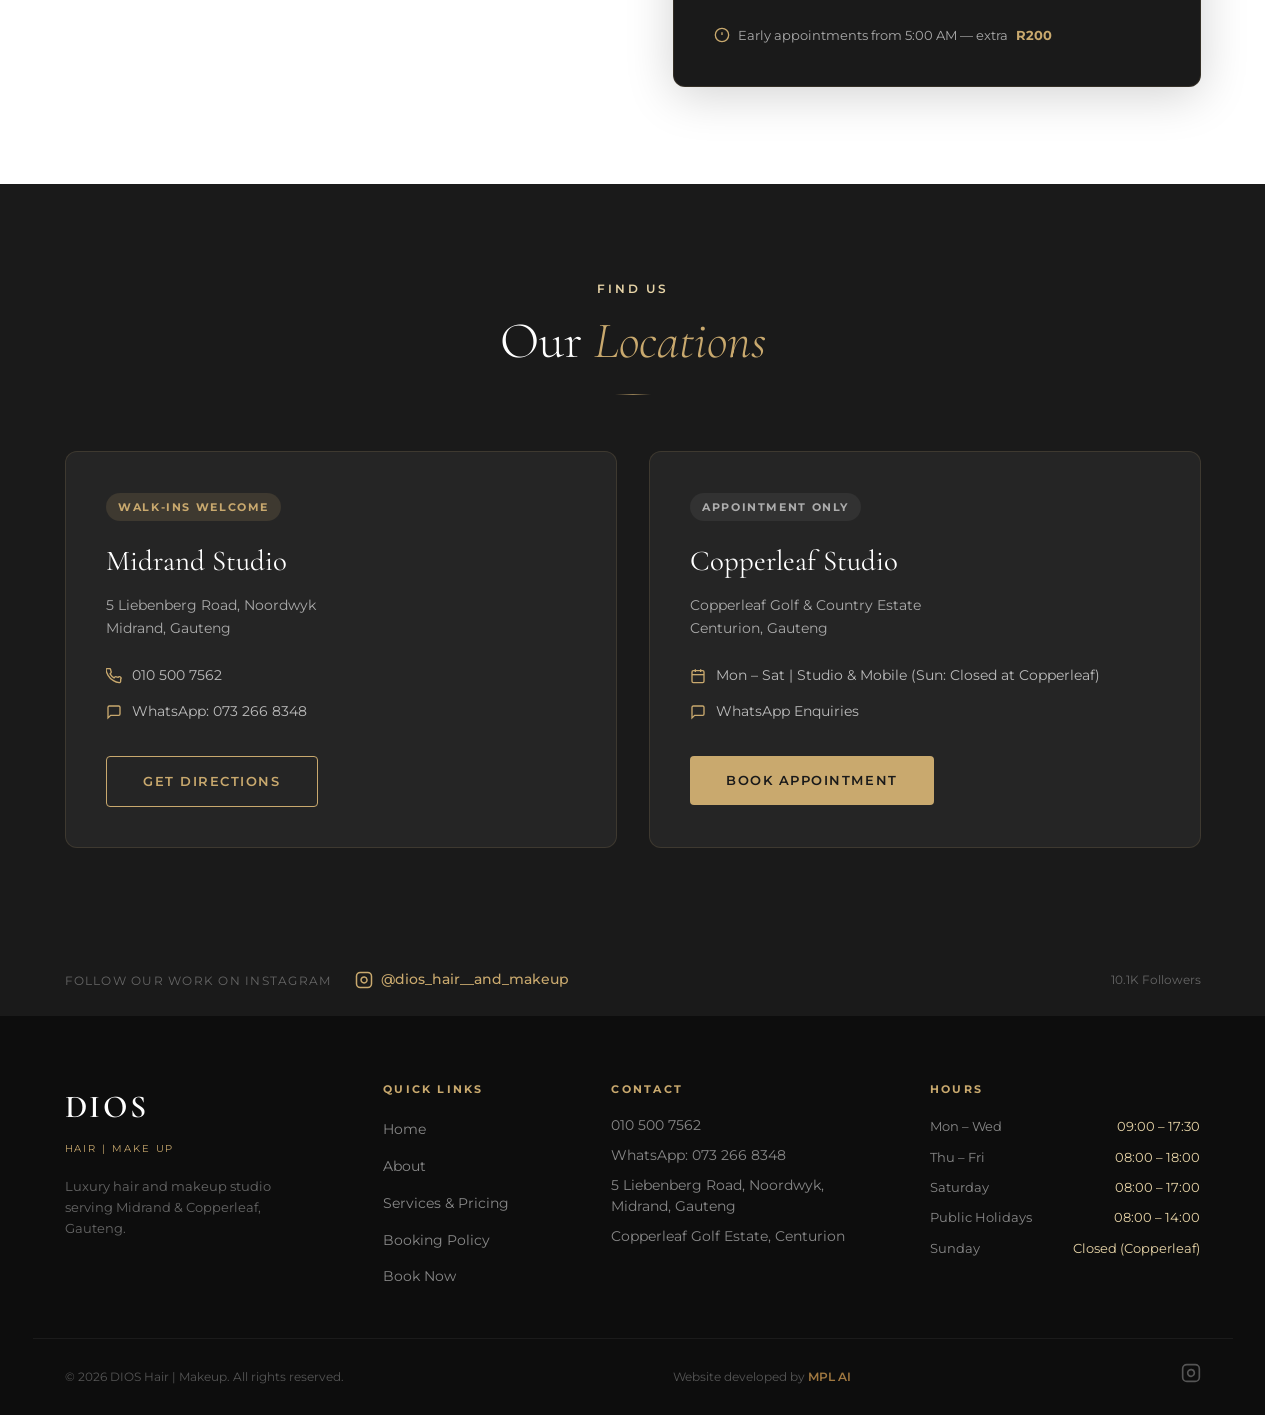
<file: about.html>
<!DOCTYPE html>
<html lang="en">
<head>
  <meta charset="UTF-8" />
  <meta name="viewport" content="width=device-width, initial-scale=1.0" />
  <meta name="description" content="About DIOS Hair & Makeup — luxury beauty studio in Midrand & Copperleaf, Gauteng. Our story, team and locations." />
  <title>About — DIOS Hair | Makeup</title>
  <link rel="preconnect" href="https://fonts.googleapis.com" />
  <link rel="preconnect" href="https://fonts.gstatic.com" crossorigin />
  <link href="https://fonts.googleapis.com/css2?family=Cormorant+Garamond:ital,wght@0,300;0,400;0,600;1,300;1,400&family=Montserrat:wght@300;400;500;600&display=swap" rel="stylesheet" />
  <link rel="stylesheet" href="css/style.css" />
</head>
<body>

  <!-- ======= NAVIGATION ======= -->
  <header class="site-header scrolled" id="header">
    <nav class="nav-container">
      <a href="index.html" class="nav-logo">
        <div class="nav-logo-img"><img src="images/logo.jpeg" alt="DIOS Hair Makeup logo" /></div>
        <div>
          <span class="logo-dios">DIOS</span>
          <span class="logo-sub">Hair | Make up</span>
        </div>
      </a>
      <button class="nav-toggle" id="navToggle" aria-label="Toggle menu">
        <span></span><span></span><span></span>
      </button>
      <ul class="nav-links" id="navLinks">
        <li><a href="index.html">Home</a></li>
        <li><a href="about.html" class="page-active">About</a></li>
        <li><a href="services.html">Services &amp; Pricing</a></li>
        <li><a href="policy.html">Policy</a></li>
        <li><a href="booking.php" class="nav-cta">Book Now</a></li>
      </ul>
    </nav>
  </header>

  <!-- ======= PAGE HEADER ======= -->
  <section class="page-hero section-dark" style="padding:8rem 0 4rem;text-align:center;">
    <p class="section-eyebrow light">The Studio</p>
    <h1 class="section-title light">About <em>DIOS</em></h1>
  </section>

  <!-- ======= ABOUT ======= -->
  <section class="about section" id="about">
    <div class="container about-grid">
      <div class="about-image-wrap">
        <img src="images/make-up/m2.jpeg" alt="DIOS Hair &amp; Makeup — glam artistry" class="about-img" />
        <div class="about-badge">
          <span class="badge-num">10.1K</span>
          <span class="badge-label">Instagram Followers</span>
        </div>
      </div>
      <div class="about-text">
        <p class="section-eyebrow">Who We Are</p>
        <h2 class="section-title">Where <em>luxury meets</em> artistry</h2>
        <p>Our flagship store is in Midrand, with a satellite branch within Copperleaf Estate in Centurion.</p>
        <p>At DIOS Hair | Makeup, we are rooted in the spirit of servitude and personalised service, giving each client a tailored beauty experience from consultation to final look.</p>
        <p>DIOS means God in Spanish, and that meaning inspires how we serve: with excellence, care and intention. We also place strong emphasis on mobile services, including group work for weddings, celebrations, film productions and corporate shoots.</p>
        <div class="about-stats">
          <div class="stat">
            <span class="stat-num">2</span>
            <span class="stat-label">Studio Locations</span>
          </div>
          <div class="stat">
            <span class="stat-num">7</span>
            <span class="stat-label">Days a Week</span>
          </div>
          <div class="stat">
            <span class="stat-num">∞</span>
            <span class="stat-label">Happy Clients</span>
          </div>
        </div>
        <div style="display:flex;gap:1rem;flex-wrap:wrap;margin-top:2rem;">
          <a href="booking.php" class="btn btn-gold">Book an Appointment</a>
          <a href="services.html" class="btn btn-outline-gold">View Services &amp; Pricing</a>
        </div>
      </div>
    </div>
  </section>

  <!-- ======= OPERATING HOURS ======= -->
  <section class="hours section" id="hours">
    <div class="container hours-grid">
      <div class="hours-text">
        <p class="section-eyebrow">We're Open</p>
        <h2 class="section-title">Operating <em>Hours</em></h2>
        <p>We accommodate early appointments from <strong>5:00 AM</strong> by arrangement. Early appointments carry an additional <strong>R200 surcharge</strong>.</p>
        <a href="booking.php" class="btn btn-gold" style="margin-top:2rem;">Book Your Slot</a>
      </div>
      <div class="hours-card">
        <div class="hours-row">
          <div class="hours-day-badge">Mon – Wed</div>
          <div class="hours-time">09:00 AM – 17:30 PM</div>
        </div>
        <div class="hours-divider"></div>
        <div class="hours-row">
          <div class="hours-day-badge">Thurs – Fri</div>
          <div class="hours-time">08:00 AM – 18:00 PM</div>
        </div>
        <div class="hours-divider"></div>
        <div class="hours-row">
          <div class="hours-day-badge">Saturday</div>
          <div class="hours-time">08:00 AM – 17:00 PM</div>
        </div>
        <div class="hours-divider"></div>
        <div class="hours-row">
          <div class="hours-day-badge">Public Holidays</div>
          <div class="hours-time">08:00 AM – 14:00 PM</div>
        </div>
        <div class="hours-divider"></div>
        <div class="hours-row">
          <div class="hours-day-badge">Sunday</div>
          <div class="hours-time">Closed (Copperleaf)</div>
        </div>
        <div class="hours-extra">
          <svg xmlns="http://www.w3.org/2000/svg" viewBox="0 0 24 24" fill="none" stroke="currentColor" stroke-width="2"><circle cx="12" cy="12" r="10"/><line x1="12" y1="8" x2="12" y2="12"/><line x1="12" y1="16" x2="12.01" y2="16"/></svg>
          Early appointments from 5:00 AM — extra <strong>R200</strong>
        </div>
      </div>
    </div>
  </section>

  <!-- ======= LOCATIONS ======= -->
  <section class="locations section section-dark" id="locations">
    <div class="container">
      <div class="section-header">
        <p class="section-eyebrow light">Find Us</p>
        <h2 class="section-title light">Our <em>Locations</em></h2>
      </div>
      <div class="locations-grid">
        <div class="location-card">
          <div class="location-tag">Walk-ins Welcome</div>
          <h3>Midrand Studio</h3>
          <p class="location-address">5 Liebenberg Road, Noordwyk<br>Midrand, Gauteng</p>
          <ul class="location-details">
            <li>
              <svg xmlns="http://www.w3.org/2000/svg" viewBox="0 0 24 24" fill="none" stroke="currentColor" stroke-width="2"><path d="M22 16.92v3a2 2 0 01-2.18 2 19.79 19.79 0 01-8.63-3.07A19.5 19.5 0 013.1 11a19.79 19.79 0 01-3.07-8.67A2 2 0 012 .84h3a2 2 0 012 1.72c.127.96.361 1.903.7 2.81a2 2 0 01-.45 2.11L6.09 8.91a16 16 0 006 6l1.27-1.27a2 2 0 012.11-.45c.907.339 1.85.573 2.81.7A2 2 0 0122 16.92z"/></svg>
              <a href="tel:0105007562">010 500 7562</a>
            </li>
            <li>
              <svg xmlns="http://www.w3.org/2000/svg" viewBox="0 0 24 24" fill="none" stroke="currentColor" stroke-width="2"><path d="M21 15a2 2 0 01-2 2H7l-4 4V5a2 2 0 012-2h14a2 2 0 012 2z"/></svg>
              <a href="https://wa.me/27732668348" target="_blank" rel="noopener">WhatsApp: 073 266 8348</a>
            </li>
          </ul>
          <a href="https://maps.google.com/?q=5+Liebenberg+Road+Noordwyk+Midrand" target="_blank" rel="noopener" class="btn btn-outline-gold">Get Directions</a>
        </div>
        <div class="location-card">
          <div class="location-tag appointment">Appointment Only</div>
          <h3>Copperleaf Studio</h3>
          <p class="location-address">Copperleaf Golf &amp; Country Estate<br>Centurion, Gauteng</p>
          <ul class="location-details">
            <li>
              <svg xmlns="http://www.w3.org/2000/svg" viewBox="0 0 24 24" fill="none" stroke="currentColor" stroke-width="2"><rect x="3" y="4" width="18" height="18" rx="2" ry="2"/><line x1="16" y1="2" x2="16" y2="6"/><line x1="8" y1="2" x2="8" y2="6"/><line x1="3" y1="10" x2="21" y2="10"/></svg>
              Mon – Sat | Studio &amp; Mobile (Sun: Closed at Copperleaf)
            </li>
            <li>
              <svg xmlns="http://www.w3.org/2000/svg" viewBox="0 0 24 24" fill="none" stroke="currentColor" stroke-width="2"><path d="M21 15a2 2 0 01-2 2H7l-4 4V5a2 2 0 012-2h14a2 2 0 012 2z"/></svg>
              <a href="https://wa.me/27732668348" target="_blank" rel="noopener">WhatsApp Enquiries</a>
            </li>
          </ul>
          <a href="booking.php" class="btn btn-gold">Book Appointment</a>
        </div>
      </div>
    </div>
  </section>

  <!-- ======= INSTAGRAM STRIP ======= -->
  <section class="instagram-strip">
    <div class="container instagram-inner">
      <p>Follow our work on Instagram</p>
      <a href="https://www.instagram.com/dios_hair__and_makeup" target="_blank" rel="noopener" class="insta-handle">
        <svg xmlns="http://www.w3.org/2000/svg" viewBox="0 0 24 24" fill="none" stroke="currentColor" stroke-width="2"><rect x="2" y="2" width="20" height="20" rx="5" ry="5"/><path d="M16 11.37A4 4 0 1112.63 8 4 4 0 0116 11.37z"/><line x1="17.5" y1="6.5" x2="17.51" y2="6.5"/></svg>
        @dios_hair__and_makeup
      </a>
      <span class="insta-count">10.1K Followers</span>
    </div>
  </section>

  <!-- ======= FOOTER ======= -->
  <footer class="site-footer">
    <div class="container footer-grid">
      <div class="footer-brand">
        <span class="logo-dios">DIOS</span>
        <span class="logo-sub">Hair | Make up</span>
        <p>Luxury hair and makeup studio serving Midrand &amp; Copperleaf, Gauteng.</p>
      </div>
      <div class="footer-links">
        <h4>Quick Links</h4>
        <ul>
          <li><a href="index.html">Home</a></li>
          <li><a href="about.html">About</a></li>
          <li><a href="services.html">Services &amp; Pricing</a></li>
          <li><a href="policy.html">Booking Policy</a></li>
          <li><a href="booking.php">Book Now</a></li>
        </ul>
      </div>
      <div class="footer-contact">
        <h4>Contact</h4>
        <ul>
          <li><a href="tel:0105007562">010 500 7562</a></li>
          <li><a href="https://wa.me/27732668348" target="_blank" rel="noopener">WhatsApp: 073 266 8348</a></li>
          <li>5 Liebenberg Road, Noordwyk,<br>Midrand, Gauteng</li>
          <li>Copperleaf Golf Estate, Centurion</li>
        </ul>
      </div>
      <div class="footer-hours">
        <h4>Hours</h4>
        <ul>
          <li><span>Mon – Wed</span><span>09:00 – 17:30</span></li>
          <li><span>Thu – Fri</span><span>08:00 – 18:00</span></li>
          <li><span>Saturday</span><span>08:00 – 17:00</span></li>
          <li><span>Public Holidays</span><span>08:00 – 14:00</span></li>
          <li><span>Sunday</span><span>Closed (Copperleaf)</span></li>
        </ul>
      </div>
    </div>
    <div class="footer-bottom">
      <p>&copy; 2026 DIOS Hair | Makeup. All rights reserved.</p>
      <p class="footer-dev">Website developed by <a href="https://www.mplai.co.za" target="_blank" rel="noopener">MPL AI</a></p>
      <a href="https://www.instagram.com/dios_hair__and_makeup" target="_blank" rel="noopener" aria-label="Instagram">
        <svg xmlns="http://www.w3.org/2000/svg" viewBox="0 0 24 24" fill="none" stroke="currentColor" stroke-width="2"><rect x="2" y="2" width="20" height="20" rx="5" ry="5"/><path d="M16 11.37A4 4 0 1112.63 8 4 4 0 0116 11.37z"/><line x1="17.5" y1="6.5" x2="17.51" y2="6.5"/></svg>
      </a>
    </div>
  </footer>

  <div class="nav-backdrop" id="navBackdrop"></div>
  <script src="js/main.js"></script>

</body>
</html>
</file>
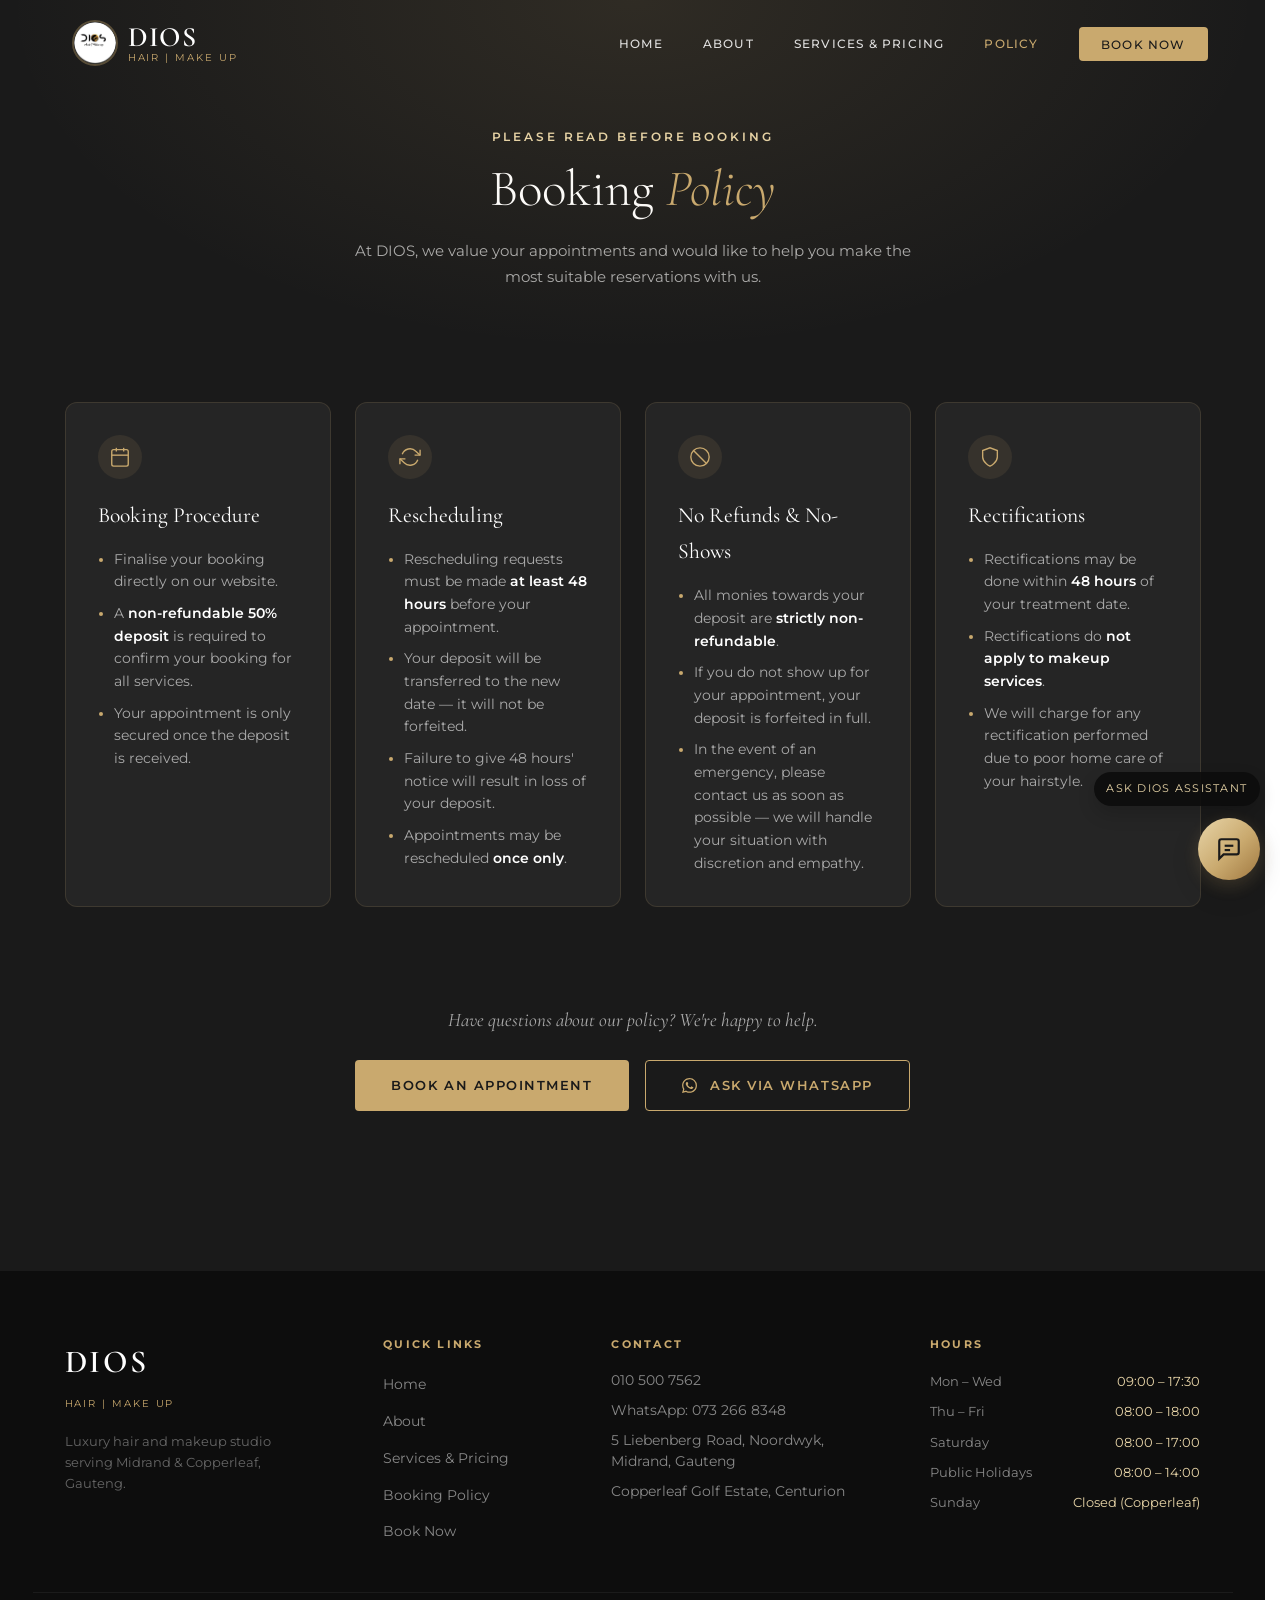
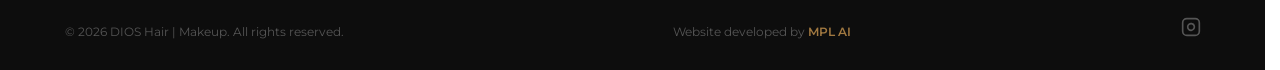
<file: policy.html>
<!DOCTYPE html>
<html lang="en">
<head>
  <meta charset="UTF-8" />
  <meta name="viewport" content="width=device-width, initial-scale=1.0" />
  <meta name="description" content="DIOS Hair & Makeup Booking Policy — deposits, cancellations, rescheduling and rectifications." />
  <title>Booking Policy — DIOS Hair | Makeup</title>
  <link rel="preconnect" href="https://fonts.googleapis.com" />
  <link rel="preconnect" href="https://fonts.gstatic.com" crossorigin />
  <link href="https://fonts.googleapis.com/css2?family=Cormorant+Garamond:ital,wght@0,300;0,400;0,600;1,300;1,400&family=Montserrat:wght@300;400;500;600&display=swap" rel="stylesheet" />
  <link rel="stylesheet" href="css/style.css" />
</head>
<body>

  <!-- ======= NAVIGATION ======= -->
  <header class="site-header scrolled" id="header">
    <nav class="nav-container">
      <a href="index.html" class="nav-logo">
        <div class="nav-logo-img"><img src="images/logo.jpeg" alt="DIOS Hair Makeup logo" /></div>
        <div>
          <span class="logo-dios">DIOS</span>
          <span class="logo-sub">Hair | Make up</span>
        </div>
      </a>
      <button class="nav-toggle" id="navToggle" aria-label="Toggle menu">
        <span></span><span></span><span></span>
      </button>
      <ul class="nav-links" id="navLinks">
        <li><a href="index.html">Home</a></li>
        <li><a href="about.html">About</a></li>
        <li><a href="services.html">Services &amp; Pricing</a></li>
        <li><a href="policy.html" class="page-active">Policy</a></li>
        <li><a href="booking.php" class="nav-cta">Book Now</a></li>
      </ul>
    </nav>
  </header>

  <!-- ======= PAGE HEADER ======= -->
  <section class="page-hero section-dark" style="padding:8rem 0 4rem;text-align:center;">
    <p class="section-eyebrow light">Please Read Before Booking</p>
    <h1 class="section-title light">Booking <em>Policy</em></h1>
    <p style="color:#aaa;font-size:0.95rem;max-width:560px;margin:0 auto;">At DIOS, we value your appointments and would like to help you make the most suitable reservations with us.</p>
  </section>

  <!-- ======= POLICY ======= -->
  <section class="policy section section-dark" id="policy" style="padding-top:3rem;">
    <div class="container">
      <div class="policy-grid">

        <div class="policy-card">
          <div class="policy-card-icon">
            <svg xmlns="http://www.w3.org/2000/svg" viewBox="0 0 24 24" fill="none" stroke="currentColor" stroke-width="1.5"><rect x="3" y="4" width="18" height="18" rx="2" ry="2"/><line x1="16" y1="2" x2="16" y2="6"/><line x1="8" y1="2" x2="8" y2="6"/><line x1="3" y1="10" x2="21" y2="10"/></svg>
          </div>
          <h3>Booking Procedure</h3>
          <ul class="policy-list">
            <li>Finalise your booking directly on our website.</li>
            <li>A <strong>non-refundable 50% deposit</strong> is required to confirm your booking for all services.</li>
            <li>Your appointment is only secured once the deposit is received.</li>
          </ul>
        </div>

        <div class="policy-card">
          <div class="policy-card-icon">
            <svg xmlns="http://www.w3.org/2000/svg" viewBox="0 0 24 24" fill="none" stroke="currentColor" stroke-width="1.5"><path d="M23 4v6h-6"/><path d="M1 20v-6h6"/><path d="M3.51 9a9 9 0 0114.85-3.36L23 10M1 14l4.64 4.36A9 9 0 0020.49 15"/></svg>
          </div>
          <h3>Rescheduling</h3>
          <ul class="policy-list">
            <li>Rescheduling requests must be made <strong>at least 48 hours</strong> before your appointment.</li>
            <li>Your deposit will be transferred to the new date — it will not be forfeited.</li>
            <li>Failure to give 48 hours' notice will result in loss of your deposit.</li>
            <li>Appointments may be rescheduled <strong>once only</strong>.</li>
          </ul>
        </div>

        <div class="policy-card">
          <div class="policy-card-icon">
            <svg xmlns="http://www.w3.org/2000/svg" viewBox="0 0 24 24" fill="none" stroke="currentColor" stroke-width="1.5"><circle cx="12" cy="12" r="10"/><line x1="4.93" y1="4.93" x2="19.07" y2="19.07"/></svg>
          </div>
          <h3>No Refunds &amp; No-Shows</h3>
          <ul class="policy-list">
            <li>All monies towards your deposit are <strong>strictly non-refundable</strong>.</li>
            <li>If you do not show up for your appointment, your deposit is forfeited in full.</li>
            <li>In the event of an emergency, please contact us as soon as possible — we will handle your situation with discretion and empathy.</li>
          </ul>
        </div>

        <div class="policy-card">
          <div class="policy-card-icon">
            <svg xmlns="http://www.w3.org/2000/svg" viewBox="0 0 24 24" fill="none" stroke="currentColor" stroke-width="1.5"><path d="M12 22s8-4 8-10V5l-8-3-8 3v7c0 6 8 10 8 10z"/></svg>
          </div>
          <h3>Rectifications</h3>
          <ul class="policy-list">
            <li>Rectifications may be done within <strong>48 hours</strong> of your treatment date.</li>
            <li>Rectifications do <strong>not apply to makeup services</strong>.</li>
            <li>We will charge for any rectification performed due to poor home care of your hairstyle.</li>
          </ul>
        </div>

      </div>

      <!-- CTA -->
      <div style="text-align:center;padding:3rem 0 4rem;">
        <p style="font-family:'Cormorant Garamond',serif;font-size:1.2rem;font-style:italic;color:#aaa;margin-bottom:1.5rem;">Have questions about our policy? We're happy to help.</p>
        <div style="display:flex;gap:1rem;justify-content:center;flex-wrap:wrap;">
          <a href="booking.php" class="btn btn-gold">Book an Appointment</a>
          <a href="https://wa.me/27732668348?text=Hi%20DIOS%2C%20I%20have%20a%20question%20about%20your%20booking%20policy" target="_blank" rel="noopener" class="btn btn-outline-gold">
            <svg xmlns="http://www.w3.org/2000/svg" viewBox="0 0 24 24" fill="currentColor" width="15" height="15" style="margin-right:0.35rem"><path d="M17.472 14.382c-.297-.149-1.758-.867-2.03-.967-.273-.099-.471-.148-.67.15-.197.297-.767.966-.94 1.164-.173.199-.347.223-.644.075-.297-.15-1.255-.463-2.39-1.475-.883-.788-1.48-1.761-1.653-2.059-.173-.297-.018-.458.13-.606.134-.133.298-.347.446-.52.149-.174.198-.298.298-.497.099-.198.05-.371-.025-.52-.075-.149-.669-1.612-.916-2.207-.242-.579-.487-.5-.669-.51-.173-.008-.371-.01-.57-.01-.198 0-.52.074-.792.372-.272.297-1.04 1.016-1.04 2.479 0 1.462 1.065 2.875 1.213 3.074.149.198 2.096 3.2 5.077 4.487.709.306 1.262.489 1.694.625.712.227 1.36.195 1.871.118.571-.085 1.758-.719 2.006-1.413.248-.694.248-1.289.173-1.413-.074-.124-.272-.198-.57-.347m-5.421 7.403h-.004a9.87 9.87 0 01-5.031-1.378l-.361-.214-3.741.982.998-3.648-.235-.374a9.86 9.86 0 01-1.51-5.26c.001-5.45 4.436-9.884 9.888-9.884 2.64 0 5.122 1.03 6.988 2.898a9.825 9.825 0 012.893 6.994c-.003 5.45-4.437 9.884-9.885 9.884m8.413-18.297A11.815 11.815 0 0012.05 0C5.495 0 .16 5.335.157 11.892c0 2.096.547 4.142 1.588 5.945L.057 24l6.305-1.654a11.882 11.882 0 005.683 1.448h.005c6.554 0 11.89-5.335 11.893-11.893a11.821 11.821 0 00-3.48-8.413z"/></svg>
            Ask via WhatsApp
          </a>
        </div>
      </div>

    </div>
  </section>

  <!-- ======= FOOTER ======= -->
  <footer class="site-footer">
    <div class="container footer-grid">
      <div class="footer-brand">
        <span class="logo-dios">DIOS</span>
        <span class="logo-sub">Hair | Make up</span>
        <p>Luxury hair and makeup studio serving Midrand &amp; Copperleaf, Gauteng.</p>
      </div>
      <div class="footer-links">
        <h4>Quick Links</h4>
        <ul>
          <li><a href="index.html">Home</a></li>
          <li><a href="about.html">About</a></li>
          <li><a href="services.html">Services &amp; Pricing</a></li>
          <li><a href="policy.html">Booking Policy</a></li>
          <li><a href="booking.php">Book Now</a></li>
        </ul>
      </div>
      <div class="footer-contact">
        <h4>Contact</h4>
        <ul>
          <li><a href="tel:0105007562">010 500 7562</a></li>
          <li><a href="https://wa.me/27732668348" target="_blank" rel="noopener">WhatsApp: 073 266 8348</a></li>
          <li>5 Liebenberg Road, Noordwyk,<br>Midrand, Gauteng</li>
          <li>Copperleaf Golf Estate, Centurion</li>
        </ul>
      </div>
      <div class="footer-hours">
        <h4>Hours</h4>
        <ul>
          <li><span>Mon – Wed</span><span>09:00 – 17:30</span></li>
          <li><span>Thu – Fri</span><span>08:00 – 18:00</span></li>
          <li><span>Saturday</span><span>08:00 – 17:00</span></li>
          <li><span>Public Holidays</span><span>08:00 – 14:00</span></li>
          <li><span>Sunday</span><span>Closed (Copperleaf)</span></li>
        </ul>
      </div>
    </div>
    <div class="footer-bottom">
      <p>&copy; 2026 DIOS Hair | Makeup. All rights reserved.</p>
      <p class="footer-dev">Website developed by <a href="https://www.mplai.co.za" target="_blank" rel="noopener">MPL AI</a></p>
      <a href="https://www.instagram.com/dios_hair__and_makeup" target="_blank" rel="noopener" aria-label="Instagram">
        <svg xmlns="http://www.w3.org/2000/svg" viewBox="0 0 24 24" fill="none" stroke="currentColor" stroke-width="2"><rect x="2" y="2" width="20" height="20" rx="5" ry="5"/><path d="M16 11.37A4 4 0 1112.63 8 4 4 0 0116 11.37z"/><line x1="17.5" y1="6.5" x2="17.51" y2="6.5"/></svg>
      </a>
    </div>
  </footer>

  <div class="nav-backdrop" id="navBackdrop"></div>
  <script src="js/main.js"></script>

</body>
</html>
</file>
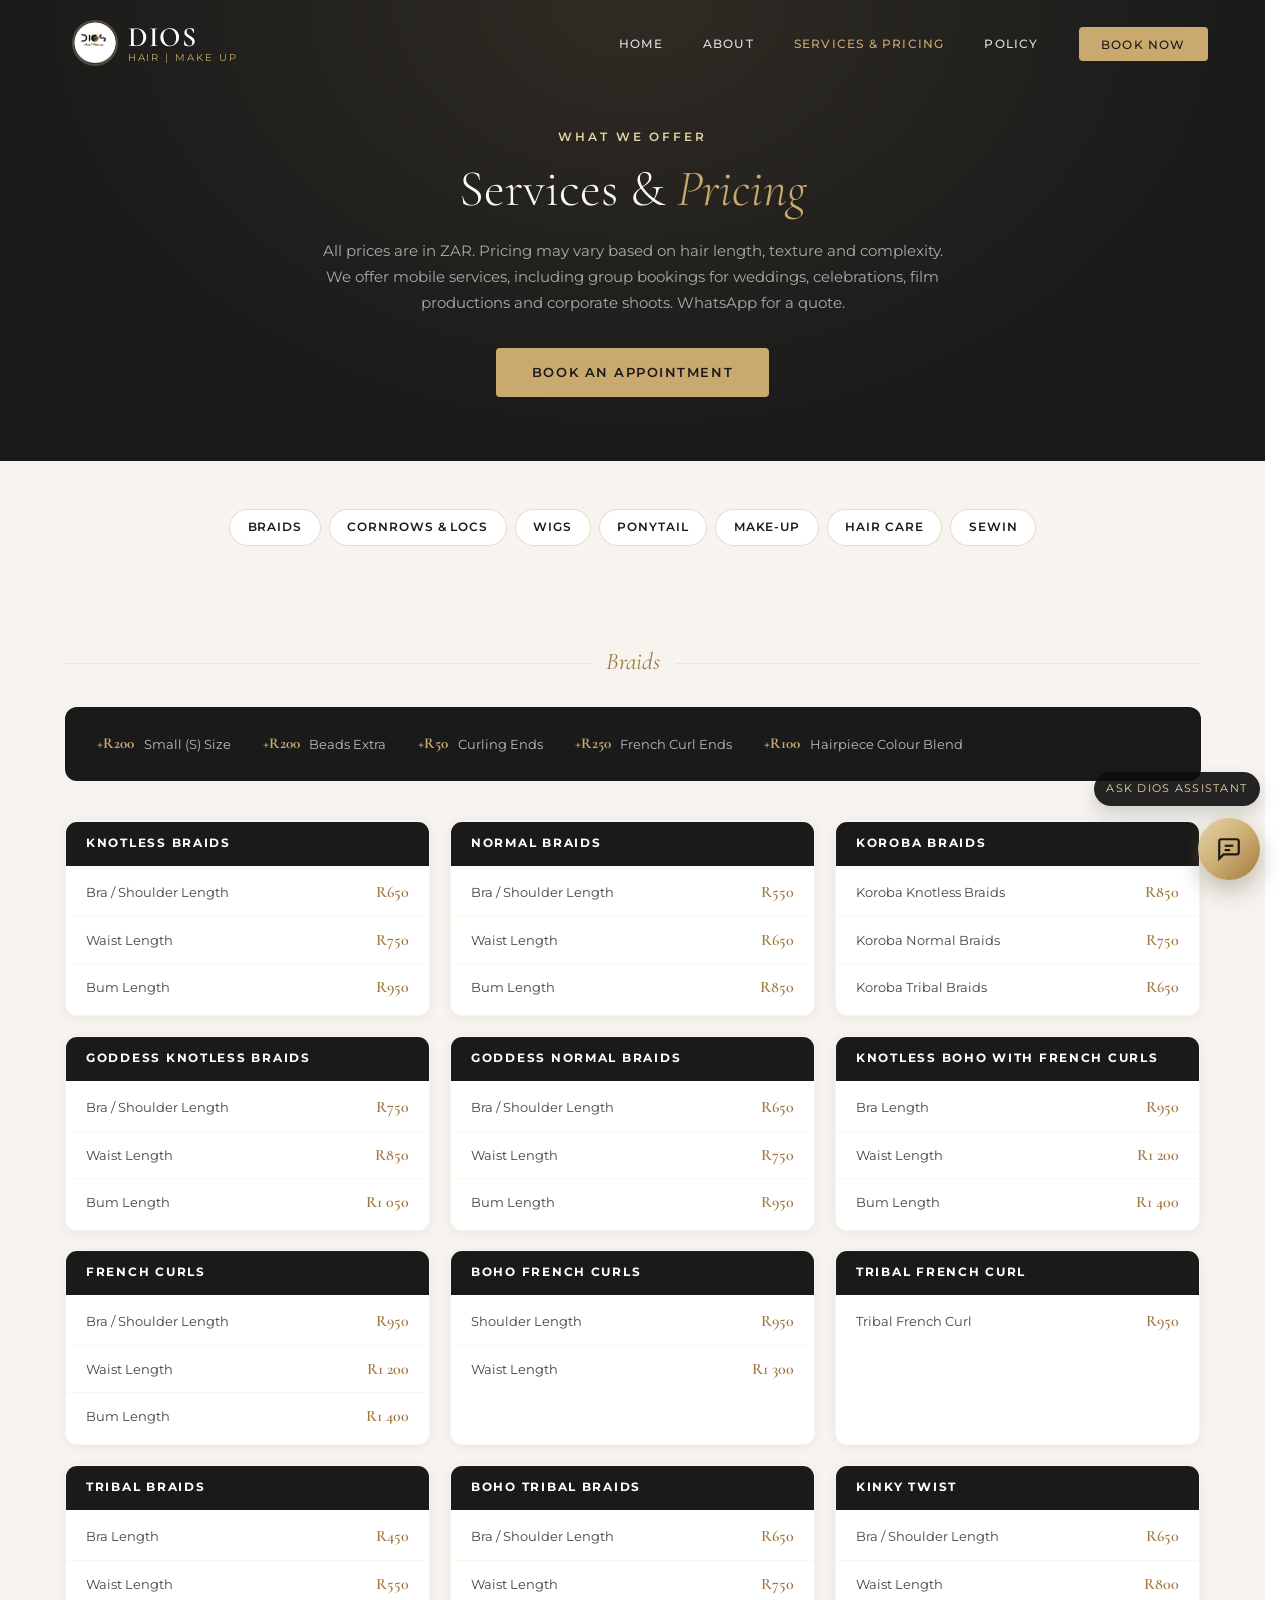
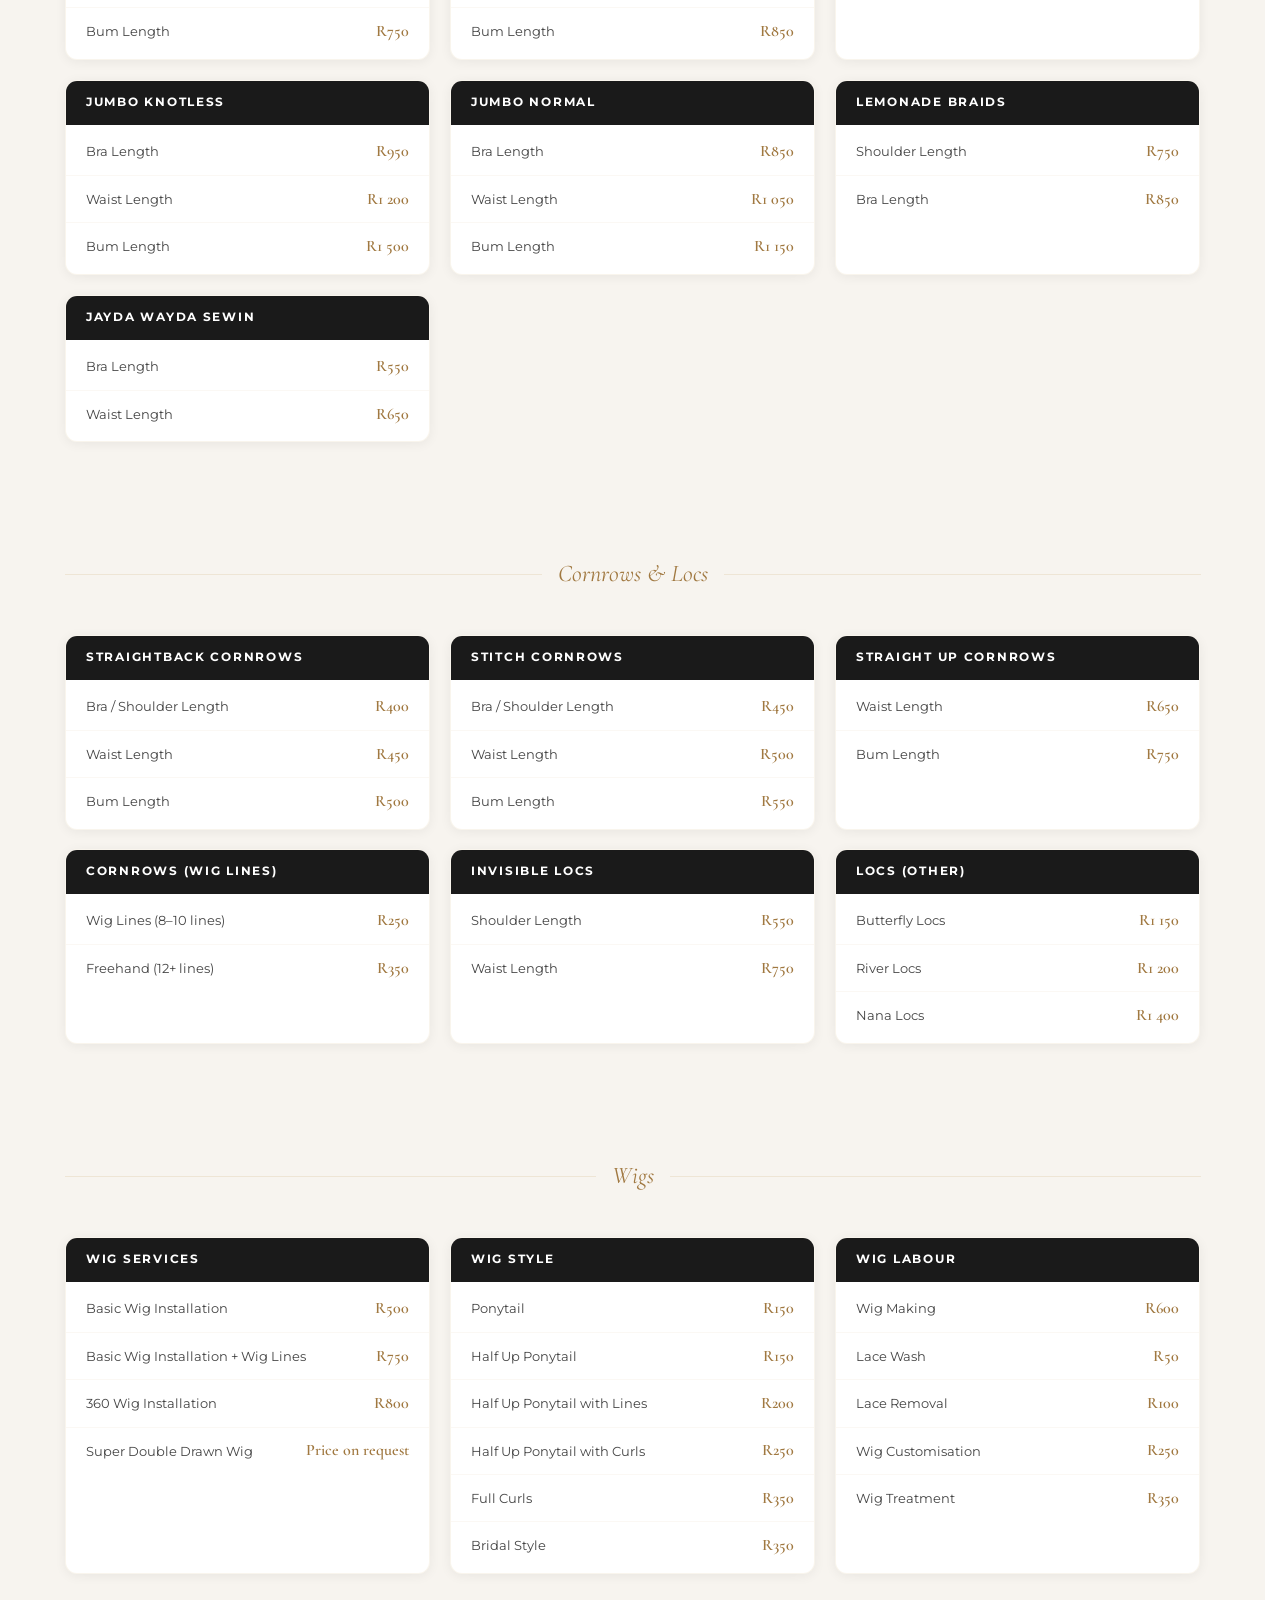
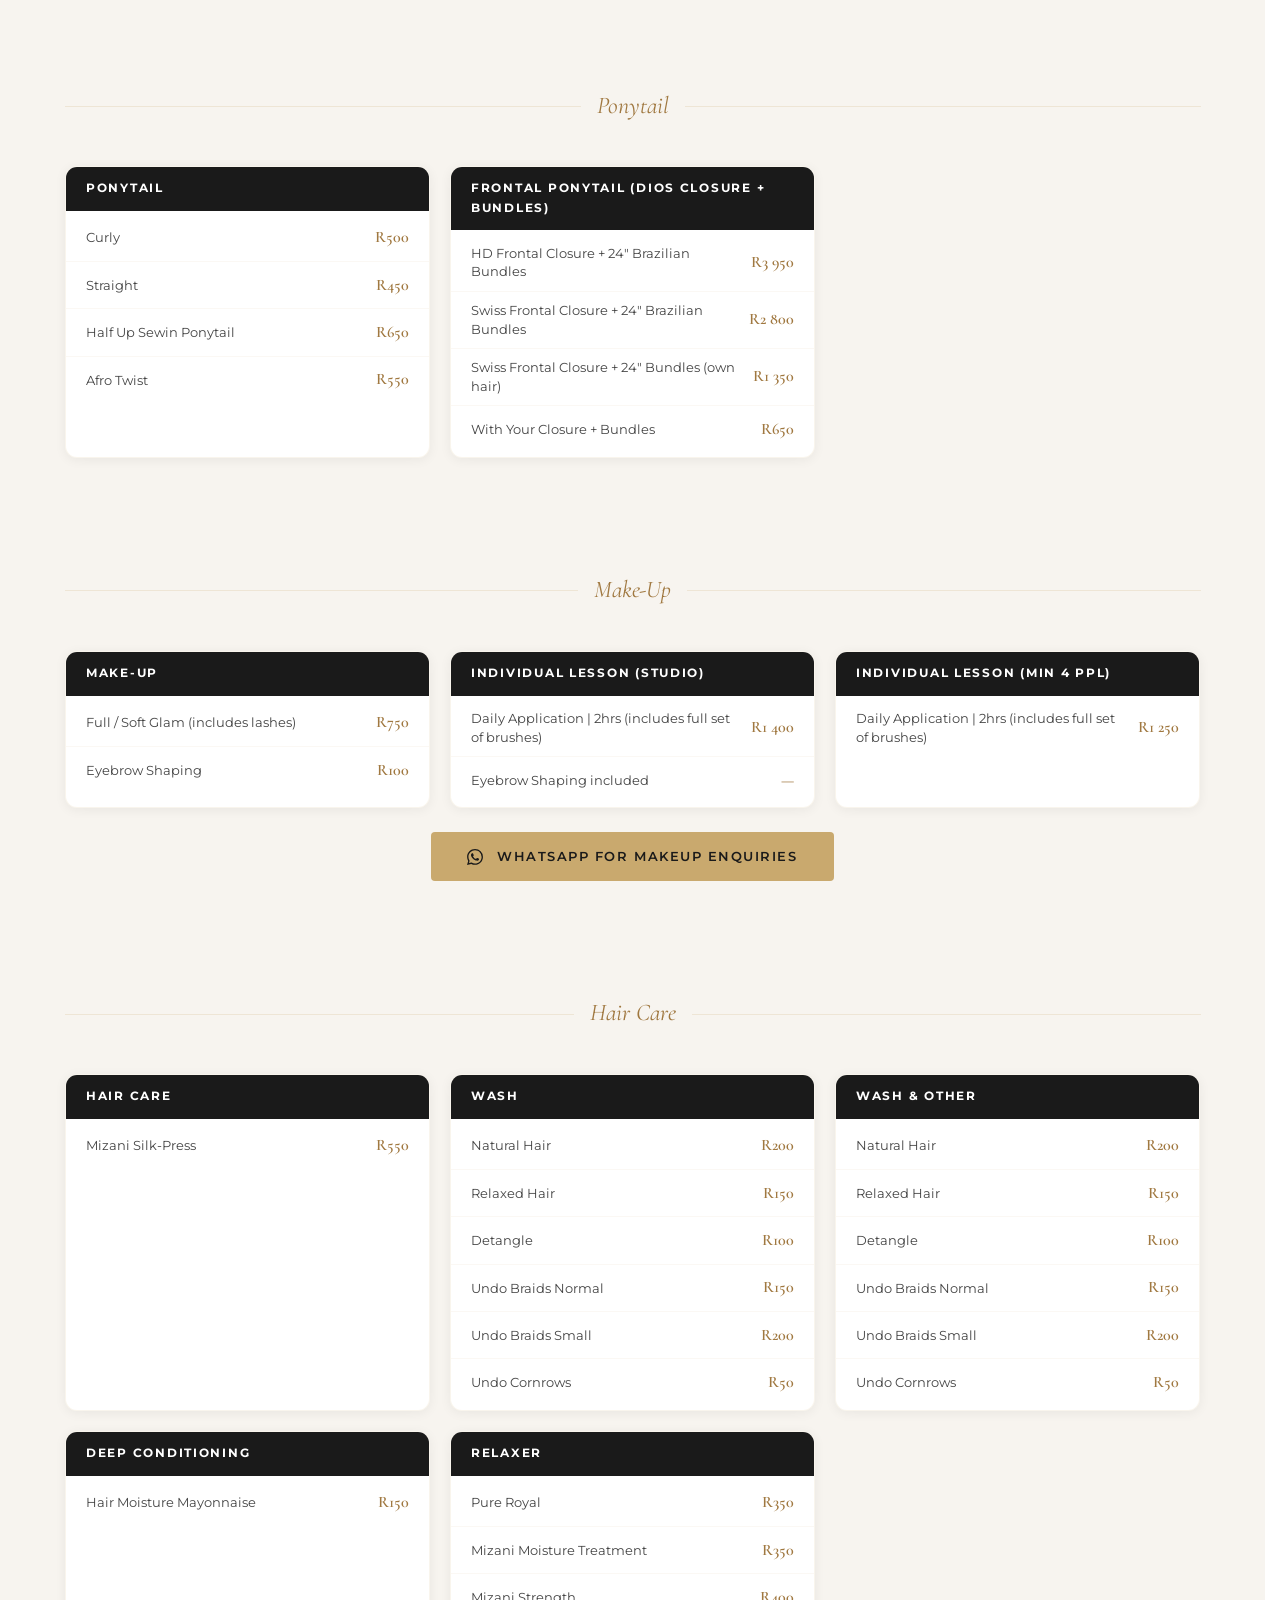
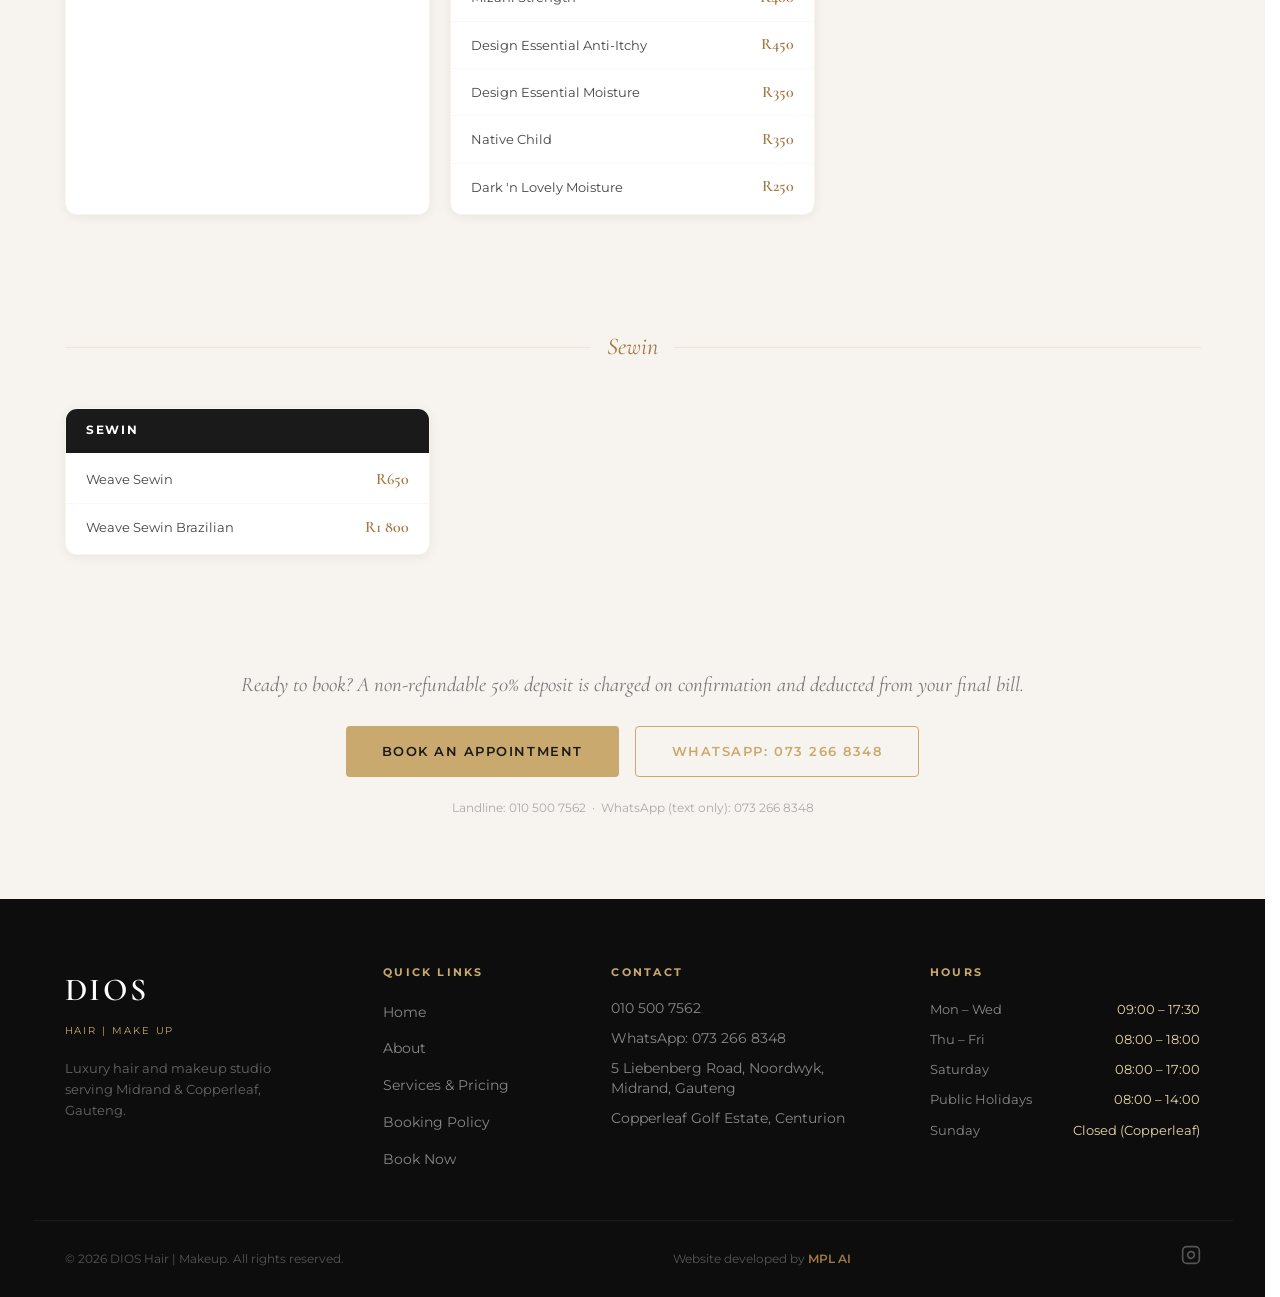
<file: services.html>
<!DOCTYPE html>
<html lang="en">
<head>
  <meta charset="UTF-8" />
  <meta name="viewport" content="width=device-width, initial-scale=1.0" />
  <meta name="description" content="DIOS Hair & Makeup — Full price list for braids, cornrows, wigs, ponytails, makeup, hair care & more." />
  <title>Services & Pricing — DIOS Hair | Makeup</title>
  <link rel="preconnect" href="https://fonts.googleapis.com" />
  <link rel="preconnect" href="https://fonts.gstatic.com" crossorigin />
  <link href="https://fonts.googleapis.com/css2?family=Cormorant+Garamond:ital,wght@0,300;0,400;0,600;1,300;1,400&family=Montserrat:wght@300;400;500;600&display=swap" rel="stylesheet" />
  <link rel="stylesheet" href="css/style.css" />
</head>
<body>

  <!-- ======= NAVIGATION ======= -->
  <header class="site-header scrolled" id="header">
    <nav class="nav-container">
      <a href="index.html" class="nav-logo">
        <div class="nav-logo-img"><img src="images/logo.jpeg" alt="DIOS Hair Makeup logo" /></div>
        <div>
          <span class="logo-dios">DIOS</span>
          <span class="logo-sub">Hair | Make up</span>
        </div>
      </a>
      <button class="nav-toggle" id="navToggle" aria-label="Toggle menu">
        <span></span><span></span><span></span>
      </button>
      <ul class="nav-links" id="navLinks">
        <li><a href="index.html">Home</a></li>
        <li><a href="about.html">About</a></li>
        <li><a href="services.html" class="page-active">Services & Pricing</a></li>
        <li><a href="policy.html">Policy</a></li>
        <li><a href="booking.php" class="nav-cta">Book Now</a></li>
      </ul>
    </nav>
  </header>

  <!-- ======= PAGE HEADER ======= -->
  <section class="page-hero section-dark" style="padding:8rem 0 4rem;text-align:center;">
    <p class="section-eyebrow light">What We Offer</p>
    <h1 class="section-title light">Services &amp; <em>Pricing</em></h1>
    <p style="color:#aaa;font-size:0.95rem;max-width:640px;margin:0 auto 2rem;">All prices are in ZAR. Pricing may vary based on hair length, texture and complexity. We offer mobile services, including group bookings for weddings, celebrations, film productions and corporate shoots. WhatsApp for a quote.</p>
    <a href="booking.php" class="btn btn-gold">Book an Appointment</a>
  </section>

  <!-- ======= MAIN CONTENT ======= -->
  <main class="pricelist-page">
    <div class="container" style="padding-top:3rem;">

      <!-- Category Pills Nav -->
      <nav class="pricelist-category-nav" aria-label="Jump to category">
        <a href="#braids"    class="cat-pill">Braids</a>
        <a href="#cornrows"  class="cat-pill">Cornrows &amp; Locs</a>
        <a href="#wigs"      class="cat-pill">Wigs</a>
        <a href="#ponytail"  class="cat-pill">Ponytail</a>
        <a href="#makeup"    class="cat-pill">Make-Up</a>
        <a href="#haircare"  class="cat-pill">Hair Care</a>
        <a href="#sewin"     class="cat-pill">Sewin</a>
      </nav>

      <!-- ================================================ -->
      <!-- BRAIDS -->
      <!-- ================================================ -->
      <section class="pricelist-section" id="braids">
        <div class="pl-divider"><span>Braids</span></div>

        <!-- Extras banner -->
        <div class="extras-banner">
          <div class="extra-item"><strong>+R200</strong> Small (S) Size</div>
          <div class="extra-item"><strong>+R200</strong> Beads Extra</div>
          <div class="extra-item"><strong>+R50</strong>  Curling Ends</div>
          <div class="extra-item"><strong>+R250</strong> French Curl Ends</div>
          <div class="extra-item"><strong>+R100</strong> Hairpiece Colour Blend</div>
        </div>

        <div class="pricelist-grid">

          <div class="price-group">
            <div class="price-group-header">Knotless Braids</div>
            <div class="price-group-body">
              <div class="price-row"><span class="price-item-name">Bra / Shoulder Length</span><span class="price-amount">R650</span></div>
              <div class="price-row"><span class="price-item-name">Waist Length</span><span class="price-amount">R750</span></div>
              <div class="price-row"><span class="price-item-name">Bum Length</span><span class="price-amount">R950</span></div>
            </div>
          </div>

          <div class="price-group">
            <div class="price-group-header">Normal Braids</div>
            <div class="price-group-body">
              <div class="price-row"><span class="price-item-name">Bra / Shoulder Length</span><span class="price-amount">R550</span></div>
              <div class="price-row"><span class="price-item-name">Waist Length</span><span class="price-amount">R650</span></div>
              <div class="price-row"><span class="price-item-name">Bum Length</span><span class="price-amount">R850</span></div>
            </div>
          </div>

          <div class="price-group">
            <div class="price-group-header">Koroba Braids</div>
            <div class="price-group-body">
              <div class="price-row"><span class="price-item-name">Koroba Knotless Braids</span><span class="price-amount">R850</span></div>
              <div class="price-row"><span class="price-item-name">Koroba Normal Braids</span><span class="price-amount">R750</span></div>
              <div class="price-row"><span class="price-item-name">Koroba Tribal Braids</span><span class="price-amount">R650</span></div>
            </div>
          </div>

          <div class="price-group">
            <div class="price-group-header">Goddess Knotless Braids</div>
            <div class="price-group-body">
              <div class="price-row"><span class="price-item-name">Bra / Shoulder Length</span><span class="price-amount">R750</span></div>
              <div class="price-row"><span class="price-item-name">Waist Length</span><span class="price-amount">R850</span></div>
              <div class="price-row"><span class="price-item-name">Bum Length</span><span class="price-amount">R1 050</span></div>
            </div>
          </div>

          <div class="price-group">
            <div class="price-group-header">Goddess Normal Braids</div>
            <div class="price-group-body">
              <div class="price-row"><span class="price-item-name">Bra / Shoulder Length</span><span class="price-amount">R650</span></div>
              <div class="price-row"><span class="price-item-name">Waist Length</span><span class="price-amount">R750</span></div>
              <div class="price-row"><span class="price-item-name">Bum Length</span><span class="price-amount">R950</span></div>
            </div>
          </div>

          <div class="price-group">
            <div class="price-group-header">Knotless Boho with French Curls</div>
            <div class="price-group-body">
              <div class="price-row"><span class="price-item-name">Bra Length</span><span class="price-amount">R950</span></div>
              <div class="price-row"><span class="price-item-name">Waist Length</span><span class="price-amount">R1 200</span></div>
              <div class="price-row"><span class="price-item-name">Bum Length</span><span class="price-amount">R1 400</span></div>
            </div>
          </div>

          <div class="price-group">
            <div class="price-group-header">French Curls</div>
            <div class="price-group-body">
              <div class="price-row"><span class="price-item-name">Bra / Shoulder Length</span><span class="price-amount">R950</span></div>
              <div class="price-row"><span class="price-item-name">Waist Length</span><span class="price-amount">R1 200</span></div>
              <div class="price-row"><span class="price-item-name">Bum Length</span><span class="price-amount">R1 400</span></div>
            </div>
          </div>

          <div class="price-group">
            <div class="price-group-header">Boho French Curls</div>
            <div class="price-group-body">
              <div class="price-row"><span class="price-item-name">Shoulder Length</span><span class="price-amount">R950</span></div>
              <div class="price-row"><span class="price-item-name">Waist Length</span><span class="price-amount">R1 300</span></div>
            </div>
          </div>

          <div class="price-group">
            <div class="price-group-header">Tribal French Curl</div>
            <div class="price-group-body">
              <div class="price-row"><span class="price-item-name">Tribal French Curl</span><span class="price-amount">R950</span></div>
            </div>
          </div>

          <div class="price-group">
            <div class="price-group-header">Tribal Braids</div>
            <div class="price-group-body">
              <div class="price-row"><span class="price-item-name">Bra Length</span><span class="price-amount">R450</span></div>
              <div class="price-row"><span class="price-item-name">Waist Length</span><span class="price-amount">R550</span></div>
              <div class="price-row"><span class="price-item-name">Bum Length</span><span class="price-amount">R750</span></div>
            </div>
          </div>

          <div class="price-group">
            <div class="price-group-header">Boho Tribal Braids</div>
            <div class="price-group-body">
              <div class="price-row"><span class="price-item-name">Bra / Shoulder Length</span><span class="price-amount">R650</span></div>
              <div class="price-row"><span class="price-item-name">Waist Length</span><span class="price-amount">R750</span></div>
              <div class="price-row"><span class="price-item-name">Bum Length</span><span class="price-amount">R850</span></div>
            </div>
          </div>

          <div class="price-group">
            <div class="price-group-header">Kinky Twist</div>
            <div class="price-group-body">
              <div class="price-row"><span class="price-item-name">Bra / Shoulder Length</span><span class="price-amount">R650</span></div>
              <div class="price-row"><span class="price-item-name">Waist Length</span><span class="price-amount">R800</span></div>
            </div>
          </div>

          <div class="price-group">
            <div class="price-group-header">Jumbo Knotless</div>
            <div class="price-group-body">
              <div class="price-row"><span class="price-item-name">Bra Length</span><span class="price-amount">R950</span></div>
              <div class="price-row"><span class="price-item-name">Waist Length</span><span class="price-amount">R1 200</span></div>
              <div class="price-row"><span class="price-item-name">Bum Length</span><span class="price-amount">R1 500</span></div>
            </div>
          </div>

          <div class="price-group">
            <div class="price-group-header">Jumbo Normal</div>
            <div class="price-group-body">
              <div class="price-row"><span class="price-item-name">Bra Length</span><span class="price-amount">R850</span></div>
              <div class="price-row"><span class="price-item-name">Waist Length</span><span class="price-amount">R1 050</span></div>
              <div class="price-row"><span class="price-item-name">Bum Length</span><span class="price-amount">R1 150</span></div>
            </div>
          </div>

          <div class="price-group">
            <div class="price-group-header">Lemonade Braids</div>
            <div class="price-group-body">
              <div class="price-row"><span class="price-item-name">Shoulder Length</span><span class="price-amount">R750</span></div>
              <div class="price-row"><span class="price-item-name">Bra Length</span><span class="price-amount">R850</span></div>
            </div>
          </div>

          <div class="price-group">
            <div class="price-group-header">Jayda Wayda Sewin</div>
            <div class="price-group-body">
              <div class="price-row"><span class="price-item-name">Bra Length</span><span class="price-amount">R550</span></div>
              <div class="price-row"><span class="price-item-name">Waist Length</span><span class="price-amount">R650</span></div>
            </div>
          </div>

        </div><!-- /pricelist-grid (braids) -->
      </section>

      <!-- ================================================ -->
      <!-- CORNROWS & LOCS -->
      <!-- ================================================ -->
      <section class="pricelist-section" id="cornrows">
        <div class="pl-divider"><span>Cornrows &amp; Locs</span></div>
        <div class="pricelist-grid">

          <div class="price-group">
            <div class="price-group-header">Straightback Cornrows</div>
            <div class="price-group-body">
              <div class="price-row"><span class="price-item-name">Bra / Shoulder Length</span><span class="price-amount">R400</span></div>
              <div class="price-row"><span class="price-item-name">Waist Length</span><span class="price-amount">R450</span></div>
              <div class="price-row"><span class="price-item-name">Bum Length</span><span class="price-amount">R500</span></div>
            </div>
          </div>

          <div class="price-group">
            <div class="price-group-header">Stitch Cornrows</div>
            <div class="price-group-body">
              <div class="price-row"><span class="price-item-name">Bra / Shoulder Length</span><span class="price-amount">R450</span></div>
              <div class="price-row"><span class="price-item-name">Waist Length</span><span class="price-amount">R500</span></div>
              <div class="price-row"><span class="price-item-name">Bum Length</span><span class="price-amount">R550</span></div>
            </div>
          </div>

          <div class="price-group">
            <div class="price-group-header">Straight Up Cornrows</div>
            <div class="price-group-body">
              <div class="price-row"><span class="price-item-name">Waist Length</span><span class="price-amount">R650</span></div>
              <div class="price-row"><span class="price-item-name">Bum Length</span><span class="price-amount">R750</span></div>
            </div>
          </div>

          <div class="price-group">
            <div class="price-group-header">Cornrows (Wig Lines)</div>
            <div class="price-group-body">
              <div class="price-row"><span class="price-item-name">Wig Lines (8–10 lines)</span><span class="price-amount">R250</span></div>
              <div class="price-row"><span class="price-item-name">Freehand (12+ lines)</span><span class="price-amount">R350</span></div>
            </div>
          </div>

          <div class="price-group">
            <div class="price-group-header">Invisible Locs</div>
            <div class="price-group-body">
              <div class="price-row"><span class="price-item-name">Shoulder Length</span><span class="price-amount">R550</span></div>
              <div class="price-row"><span class="price-item-name">Waist Length</span><span class="price-amount">R750</span></div>
            </div>
          </div>

          <div class="price-group">
            <div class="price-group-header">Locs (Other)</div>
            <div class="price-group-body">
              <div class="price-row"><span class="price-item-name">Butterfly Locs</span><span class="price-amount">R1 150</span></div>
              <div class="price-row"><span class="price-item-name">River Locs</span><span class="price-amount">R1 200</span></div>
              <div class="price-row"><span class="price-item-name">Nana Locs</span><span class="price-amount">R1 400</span></div>
            </div>
          </div>

        </div>
      </section>

      <!-- ================================================ -->
      <!-- WIGS -->
      <!-- ================================================ -->
      <section class="pricelist-section" id="wigs">
        <div class="pl-divider"><span>Wigs</span></div>
        <div class="pricelist-grid">

          <div class="price-group">
            <div class="price-group-header">Wig Services</div>
            <div class="price-group-body">
              <div class="price-row"><span class="price-item-name">Basic Wig Installation</span><span class="price-amount">R500</span></div>
              <div class="price-row"><span class="price-item-name">Basic Wig Installation + Wig Lines</span><span class="price-amount">R750</span></div>
              <div class="price-row"><span class="price-item-name">360 Wig Installation</span><span class="price-amount">R800</span></div>
              <div class="price-row"><span class="price-item-name">Super Double Drawn Wig</span><span class="price-amount">Price on request</span></div>
            </div>
          </div>

          <div class="price-group">
            <div class="price-group-header">Wig Style</div>
            <div class="price-group-body">
              <div class="price-row"><span class="price-item-name">Ponytail</span><span class="price-amount">R150</span></div>
              <div class="price-row"><span class="price-item-name">Half Up Ponytail</span><span class="price-amount">R150</span></div>
              <div class="price-row"><span class="price-item-name">Half Up Ponytail with Lines</span><span class="price-amount">R200</span></div>
              <div class="price-row"><span class="price-item-name">Half Up Ponytail with Curls</span><span class="price-amount">R250</span></div>
              <div class="price-row"><span class="price-item-name">Full Curls</span><span class="price-amount">R350</span></div>
              <div class="price-row"><span class="price-item-name">Bridal Style</span><span class="price-amount">R350</span></div>
            </div>
          </div>

          <div class="price-group">
            <div class="price-group-header">Wig Labour</div>
            <div class="price-group-body">
              <div class="price-row"><span class="price-item-name">Wig Making</span><span class="price-amount">R600</span></div>
              <div class="price-row"><span class="price-item-name">Lace Wash</span><span class="price-amount">R50</span></div>
              <div class="price-row"><span class="price-item-name">Lace Removal</span><span class="price-amount">R100</span></div>
              <div class="price-row"><span class="price-item-name">Wig Customisation</span><span class="price-amount">R250</span></div>
              <div class="price-row"><span class="price-item-name">Wig Treatment</span><span class="price-amount">R350</span></div>
            </div>
          </div>

        </div>
      </section>

      <!-- ================================================ -->
      <!-- PONYTAIL / FRONTAL PONYTAIL -->
      <!-- ================================================ -->
      <section class="pricelist-section" id="ponytail">
        <div class="pl-divider"><span>Ponytail</span></div>
        <div class="pricelist-grid">

          <div class="price-group">
            <div class="price-group-header">Ponytail</div>
            <div class="price-group-body">
              <div class="price-row"><span class="price-item-name">Curly</span><span class="price-amount">R500</span></div>
              <div class="price-row"><span class="price-item-name">Straight</span><span class="price-amount">R450</span></div>
              <div class="price-row"><span class="price-item-name">Half Up Sewin Ponytail</span><span class="price-amount">R650</span></div>
              <div class="price-row"><span class="price-item-name">Afro Twist</span><span class="price-amount">R550</span></div>
            </div>
          </div>

          <div class="price-group">
            <div class="price-group-header">Frontal Ponytail (DIOS Closure + Bundles)</div>
            <div class="price-group-body">
              <div class="price-row"><span class="price-item-name">HD Frontal Closure + 24" Brazilian Bundles</span><span class="price-amount">R3 950</span></div>
              <div class="price-row"><span class="price-item-name">Swiss Frontal Closure + 24" Brazilian Bundles</span><span class="price-amount">R2 800</span></div>
              <div class="price-row"><span class="price-item-name">Swiss Frontal Closure + 24" Bundles (own hair)</span><span class="price-amount">R1 350</span></div>
              <div class="price-row"><span class="price-item-name">With Your Closure + Bundles</span><span class="price-amount">R650</span></div>
            </div>
          </div>

        </div>
      </section>

      <!-- ================================================ -->
      <!-- MAKE-UP -->
      <!-- ================================================ -->
      <section class="pricelist-section" id="makeup">
        <div class="pl-divider"><span>Make-Up</span></div>
        <div class="pricelist-grid">

          <div class="price-group">
            <div class="price-group-header">Make-Up</div>
            <div class="price-group-body">
              <div class="price-row"><span class="price-item-name">Full / Soft Glam (includes lashes)</span><span class="price-amount">R750</span></div>
              <div class="price-row"><span class="price-item-name">Eyebrow Shaping</span><span class="price-amount">R100</span></div>
            </div>
          </div>

          <div class="price-group">
            <div class="price-group-header">Individual Lesson (Studio)</div>
            <div class="price-group-body">
              <div class="price-row"><span class="price-item-name">Daily Application | 2hrs (includes full set of brushes)</span><span class="price-amount">R1 400</span></div>
              <div class="price-row"><span class="price-item-name">Eyebrow Shaping included</span><span class="price-amount">—</span></div>
            </div>
          </div>

          <div class="price-group">
            <div class="price-group-header">Individual Lesson (Min 4 ppl)</div>
            <div class="price-group-body">
              <div class="price-row"><span class="price-item-name">Daily Application | 2hrs (includes full set of brushes)</span><span class="price-amount">R1 250</span></div>
            </div>
          </div>

        </div>

        <div style="margin-top:1.5rem;text-align:center;">
          <a href="https://wa.me/27732668348?text=Hi%20DIOS%2C%20I%27d%20like%20to%20enquire%20about%20Makeup%20services" target="_blank" rel="noopener" class="btn btn-gold">
            <svg xmlns="http://www.w3.org/2000/svg" viewBox="0 0 24 24" fill="currentColor" width="16" height="16" style="margin-right:0.35rem"><path d="M17.472 14.382c-.297-.149-1.758-.867-2.03-.967-.273-.099-.471-.148-.67.15-.197.297-.767.966-.94 1.164-.173.199-.347.223-.644.075-.297-.15-1.255-.463-2.39-1.475-.883-.788-1.48-1.761-1.653-2.059-.173-.297-.018-.458.13-.606.134-.133.298-.347.446-.52.149-.174.198-.298.298-.497.099-.198.05-.371-.025-.52-.075-.149-.669-1.612-.916-2.207-.242-.579-.487-.5-.669-.51-.173-.008-.371-.01-.57-.01-.198 0-.52.074-.792.372-.272.297-1.04 1.016-1.04 2.479 0 1.462 1.065 2.875 1.213 3.074.149.198 2.096 3.2 5.077 4.487.709.306 1.262.489 1.694.625.712.227 1.36.195 1.871.118.571-.085 1.758-.719 2.006-1.413.248-.694.248-1.289.173-1.413-.074-.124-.272-.198-.57-.347m-5.421 7.403h-.004a9.87 9.87 0 01-5.031-1.378l-.361-.214-3.741.982.998-3.648-.235-.374a9.86 9.86 0 01-1.51-5.26c.001-5.45 4.436-9.884 9.888-9.884 2.64 0 5.122 1.03 6.988 2.898a9.825 9.825 0 012.893 6.994c-.003 5.45-4.437 9.884-9.885 9.884m8.413-18.297A11.815 11.815 0 0012.05 0C5.495 0 .16 5.335.157 11.892c0 2.096.547 4.142 1.588 5.945L.057 24l6.305-1.654a11.882 11.882 0 005.683 1.448h.005c6.554 0 11.89-5.335 11.893-11.893a11.821 11.821 0 00-3.48-8.413z"/></svg>
            WhatsApp for Makeup Enquiries
          </a>
        </div>
      </section>

      <!-- ================================================ -->
      <!-- HAIR CARE -->
      <!-- ================================================ -->
      <section class="pricelist-section" id="haircare">
        <div class="pl-divider"><span>Hair Care</span></div>
        <div class="pricelist-grid">

          <div class="price-group">
            <div class="price-group-header">Hair Care</div>
            <div class="price-group-body">
              <div class="price-row"><span class="price-item-name">Mizani Silk-Press</span><span class="price-amount">R550</span></div>
            </div>
          </div>

          <div class="price-group">
            <div class="price-group-header">Wash</div>
            <div class="price-group-body">
              <div class="price-row"><span class="price-item-name">Natural Hair</span><span class="price-amount">R200</span></div>
              <div class="price-row"><span class="price-item-name">Relaxed Hair</span><span class="price-amount">R150</span></div>
              <div class="price-row"><span class="price-item-name">Detangle</span><span class="price-amount">R100</span></div>
              <div class="price-row"><span class="price-item-name">Undo Braids Normal</span><span class="price-amount">R150</span></div>
              <div class="price-row"><span class="price-item-name">Undo Braids Small</span><span class="price-amount">R200</span></div>
              <div class="price-row"><span class="price-item-name">Undo Cornrows</span><span class="price-amount">R50</span></div>
            </div>
          </div>

          <div class="price-group">
            <div class="price-group-header">Wash &amp; Other</div>
            <div class="price-group-body">
              <div class="price-row"><span class="price-item-name">Natural Hair</span><span class="price-amount">R200</span></div>
              <div class="price-row"><span class="price-item-name">Relaxed Hair</span><span class="price-amount">R150</span></div>
              <div class="price-row"><span class="price-item-name">Detangle</span><span class="price-amount">R100</span></div>
              <div class="price-row"><span class="price-item-name">Undo Braids Normal</span><span class="price-amount">R150</span></div>
              <div class="price-row"><span class="price-item-name">Undo Braids Small</span><span class="price-amount">R200</span></div>
              <div class="price-row"><span class="price-item-name">Undo Cornrows</span><span class="price-amount">R50</span></div>
            </div>
          </div>

          <div class="price-group">
            <div class="price-group-header">Deep Conditioning</div>
            <div class="price-group-body">
              <div class="price-row"><span class="price-item-name">Hair Moisture Mayonnaise</span><span class="price-amount">R150</span></div>
            </div>
          </div>

          <div class="price-group">
            <div class="price-group-header">Relaxer</div>
            <div class="price-group-body">
              <div class="price-row"><span class="price-item-name">Pure Royal</span><span class="price-amount">R350</span></div>
              <div class="price-row"><span class="price-item-name">Mizani Moisture Treatment</span><span class="price-amount">R350</span></div>
              <div class="price-row"><span class="price-item-name">Mizani Strength</span><span class="price-amount">R400</span></div>
              <div class="price-row"><span class="price-item-name">Design Essential Anti-Itchy</span><span class="price-amount">R450</span></div>
              <div class="price-row"><span class="price-item-name">Design Essential Moisture</span><span class="price-amount">R350</span></div>
              <div class="price-row"><span class="price-item-name">Native Child</span><span class="price-amount">R350</span></div>
              <div class="price-row"><span class="price-item-name">Dark 'n Lovely Moisture</span><span class="price-amount">R250</span></div>
            </div>
          </div>

        </div>
      </section>

      <!-- ================================================ -->
      <!-- SEWIN -->
      <!-- ================================================ -->
      <section class="pricelist-section" id="sewin">
        <div class="pl-divider"><span>Sewin</span></div>
        <div class="pricelist-grid">

          <div class="price-group">
            <div class="price-group-header">Sewin</div>
            <div class="price-group-body">
              <div class="price-row"><span class="price-item-name">Weave Sewin</span><span class="price-amount">R650</span></div>
              <div class="price-row"><span class="price-item-name">Weave Sewin Brazilian</span><span class="price-amount">R1 800</span></div>
            </div>
          </div>

        </div>
      </section>

      <!-- CTA -->
      <div style="text-align:center;padding:3rem 0 5rem;">
        <p style="font-family:'Cormorant Garamond',serif;font-size:1.3rem;font-style:italic;color:#777;margin-bottom:1.5rem;">Ready to book? A non-refundable 50% deposit is charged on confirmation and deducted from your final bill.</p>
        <div style="display:flex;gap:1rem;justify-content:center;flex-wrap:wrap;">
          <a href="booking.php" class="btn btn-gold">Book an Appointment</a>
          <a href="https://wa.me/27732668348" target="_blank" rel="noopener" class="btn btn-outline-gold">WhatsApp: 073 266 8348</a>
        </div>
        <p style="margin-top:1.25rem;font-size:0.78rem;color:#aaa;">Landline: 010 500 7562 &nbsp;·&nbsp; WhatsApp (text only): 073 266 8348</p>
      </div>

    </div><!-- /container -->
  </main>

  <!-- ======= FOOTER ======= -->
  <footer class="site-footer">
    <div class="container footer-grid">
      <div class="footer-brand">
        <span class="logo-dios">DIOS</span>
        <span class="logo-sub">Hair | Make up</span>
        <p>Luxury hair and makeup studio serving Midrand &amp; Copperleaf, Gauteng.</p>
      </div>
      <div class="footer-links">
        <h4>Quick Links</h4>
        <ul>
          <li><a href="index.html">Home</a></li>
          <li><a href="about.html">About</a></li>
          <li><a href="services.html">Services &amp; Pricing</a></li>
          <li><a href="policy.html">Booking Policy</a></li>
          <li><a href="booking.php">Book Now</a></li>
        </ul>
      </div>
      <div class="footer-contact">
        <h4>Contact</h4>
        <ul>
          <li><a href="tel:0105007562">010 500 7562</a></li>
          <li><a href="https://wa.me/27732668348" target="_blank" rel="noopener">WhatsApp: 073 266 8348</a></li>
          <li>5 Liebenberg Road, Noordwyk,<br>Midrand, Gauteng</li>
          <li>Copperleaf Golf Estate, Centurion</li>
        </ul>
      </div>
      <div class="footer-hours">
        <h4>Hours</h4>
        <ul>
          <li><span>Mon – Wed</span><span>09:00 – 17:30</span></li>
          <li><span>Thu – Fri</span><span>08:00 – 18:00</span></li>
          <li><span>Saturday</span><span>08:00 – 17:00</span></li>
          <li><span>Public Holidays</span><span>08:00 – 14:00</span></li>
          <li><span>Sunday</span><span>Closed (Copperleaf)</span></li>
        </ul>
      </div>
    </div>
    <div class="footer-bottom">
      <p>&copy; 2026 DIOS Hair | Makeup. All rights reserved.</p>
      <p class="footer-dev">Website developed by <a href="https://www.mplai.co.za" target="_blank" rel="noopener">MPL AI</a></p>
      <a href="https://www.instagram.com/dios_hair__and_makeup" target="_blank" rel="noopener" aria-label="Instagram">
        <svg xmlns="http://www.w3.org/2000/svg" viewBox="0 0 24 24" fill="none" stroke="currentColor" stroke-width="2"><rect x="2" y="2" width="20" height="20" rx="5" ry="5"/><path d="M16 11.37A4 4 0 1112.63 8 4 4 0 0116 11.37z"/><line x1="17.5" y1="6.5" x2="17.51" y2="6.5"/></svg>
      </a>
    </div>
  </footer>

  <div class="nav-backdrop" id="navBackdrop"></div>
  <script src="js/main.js"></script>

</body>
</html>
</file>
<file: css/style.css>
/* =====================================================
   DIOS Hair | Makeup — Style Sheet
   Brand: Black · White · Gold
   Fonts: Cormorant Garamond (headings) · Montserrat (body)
   ===================================================== */

/* ---- RESET & BASE ---- */
*, *::before, *::after { box-sizing: border-box; margin: 0; padding: 0; }
[hidden] { display: none !important; }

:root {
  --gold:        #C9A96E;
  --gold-light:  #E8D5A8;
  --gold-dark:   #A07840;
  --black:       #0D0D0D;
  --dark:        #1A1A1A;
  --dark-2:      #252525;
  --white:       #FFFFFF;
  --off-white:   #F7F4EF;
  --grey:        #888888;
  --grey-light:  #E8E4DE;
  --font-serif:  'Cormorant Garamond', Georgia, serif;
  --font-sans:   'Montserrat', sans-serif;
  --radius:      4px;
  --radius-lg:   12px;
  --shadow:      0 4px 24px rgba(0,0,0,0.10);
  --shadow-lg:   0 8px 48px rgba(0,0,0,0.18);
  --transition:  0.3s ease;
  --max-width:   1200px;
}

html {
  scroll-behavior: smooth;
  font-size: 16px;
  scrollbar-gutter: stable;
  overflow-x: hidden;
}

body {
  font-family: var(--font-sans);
  background: var(--white);
  color: var(--dark);
  line-height: 1.7;
  -webkit-font-smoothing: antialiased;
  overflow-x: hidden;
  max-width: 100%;
}

body.nav-open {
  overflow: hidden;
  padding-right: var(--scrollbar-comp, 0px);
}

img { max-width: 100%; display: block; }
a { color: inherit; text-decoration: none; }
ul { list-style: none; }

.container {
  max-width: var(--max-width);
  margin: 0 auto;
  padding: 0 2rem;
}

.section {
  padding: 6rem 0;
}

.section-dark {
  background: var(--dark);
  color: var(--white);
}

/* ---- TYPOGRAPHY ---- */
.section-eyebrow {
  font-family: var(--font-sans);
  font-size: 0.72rem;
  font-weight: 600;
  letter-spacing: 0.25em;
  text-transform: uppercase;
  color: var(--gold);
  margin-bottom: 0.75rem;
}
.section-eyebrow.light { color: var(--gold-light); }

.section-title {
  font-family: var(--font-serif);
  font-size: clamp(2.2rem, 4vw, 3.2rem);
  font-weight: 300;
  line-height: 1.15;
  color: var(--dark);
  margin-bottom: 1.25rem;
}
.section-title.light { color: var(--white); }
.section-title em { font-style: italic; color: var(--gold); }

.section-header {
  text-align: center;
  max-width: 640px;
  margin: 0 auto 3.5rem;
}

.section-intro {
  font-size: 1rem;
  color: var(--grey);
  max-width: 520px;
  margin: 0 auto;
}
.section-intro.light { color: #aaa; }

/* ---- BUTTONS ---- */
.btn {
  display: inline-flex;
  align-items: center;
  gap: 0.5rem;
  padding: 0.85rem 2.25rem;
  font-family: var(--font-sans);
  font-size: 0.8rem;
  font-weight: 600;
  letter-spacing: 0.12em;
  text-transform: uppercase;
  border-radius: var(--radius);
  cursor: pointer;
  border: none;
  transition: background var(--transition), color var(--transition), transform 0.2s ease, box-shadow var(--transition);
}
.btn:hover { transform: translateY(-2px); }

.btn-gold {
  background: var(--gold);
  color: var(--dark);
}
.btn-gold:hover {
  background: var(--gold-dark);
  color: var(--white);
  box-shadow: 0 6px 20px rgba(201,169,110,0.35);
}

.btn-outline {
  background: transparent;
  color: var(--white);
  border: 1.5px solid rgba(255,255,255,0.5);
}
.btn-outline:hover {
  border-color: var(--white);
  background: rgba(255,255,255,0.08);
}

.btn-outline-gold {
  background: transparent;
  color: var(--gold);
  border: 1.5px solid var(--gold);
}
.btn-outline-gold:hover {
  background: var(--gold);
  color: var(--dark);
}

.btn-full { width: 100%; justify-content: center; }

/* ---- HEADER / NAV ---- */
.site-header {
  position: fixed;
  top: 0; left: 0; right: 0;
  z-index: 1000;
  padding: 0;
  background: transparent;
  transition: background 0.4s ease, box-shadow 0.4s ease;
}
.site-header.scrolled {
  background: rgba(13,13,13,0.97);
  box-shadow: 0 2px 20px rgba(0,0,0,0.4);
}

.nav-container {
  max-width: var(--max-width);
  margin: 0 auto;
  padding: 1.25rem 2rem;
  display: flex;
  align-items: center;
  justify-content: space-between;
}

.nav-logo {
  display: flex;
  flex-direction: row;
  align-items: center;
  gap: 0.6rem;
  line-height: 1;
}
.nav-logo-img {
  width: 46px;
  height: 46px;
  border-radius: 50%;
  overflow: hidden;
  flex-shrink: 0;
  border: 2px solid rgba(201,169,110,0.35);
}
.nav-logo-img img {
  width: 100%;
  height: 100%;
  object-fit: cover;
  object-position: center 53%;
  display: block;
}
.nav-logo > div:last-child {
  display: flex;
  flex-direction: column;
  line-height: 1;
  gap: 0.15rem;
}
.logo-dios {
  font-family: var(--font-serif);
  font-size: 1.75rem;
  font-weight: 600;
  color: var(--white);
  letter-spacing: 0.05em;
}
.logo-sub {
  font-family: var(--font-sans);
  font-size: 0.6rem;
  letter-spacing: 0.2em;
  text-transform: uppercase;
  color: var(--gold);
}

.nav-links {
  display: flex;
  align-items: center;
  gap: 2.5rem;
}
.nav-links a {
  font-family: var(--font-sans);
  font-size: 0.75rem;
  font-weight: 500;
  letter-spacing: 0.1em;
  text-transform: uppercase;
  color: rgba(255,255,255,0.85);
  transition: color var(--transition);
}
.nav-links a:hover { color: var(--gold); }
.nav-links .nav-cta {
  background: var(--gold);
  color: var(--dark);
  padding: 0.6rem 1.4rem;
  border-radius: var(--radius);
  transition: background var(--transition), color var(--transition);
}
.nav-links .nav-cta:hover { background: var(--gold-dark); color: var(--white); }

.nav-toggle {
  display: none;
  flex-direction: column;
  gap: 5px;
  background: none;
  border: none;
  cursor: pointer;
  padding: 0.25rem;
  position: relative;
  z-index: 1001;
}
.nav-toggle span {
  display: block;
  width: 24px;
  height: 2px;
  background: var(--white);
  transition: transform 0.3s ease, opacity 0.3s ease;
}
.nav-toggle.open span:nth-child(1) { transform: translateY(7px) rotate(45deg); }
.nav-toggle.open span:nth-child(2) { opacity: 0; }
.nav-toggle.open span:nth-child(3) { transform: translateY(-7px) rotate(-45deg); }

/* ---- HERO ---- */
.hero {
  position: relative;
  min-height: 100vh;
  background: var(--dark);
  background-image: url('../images/make-up/m1.jpeg');
  background-size: cover;
  background-position: center 20%;
  display: flex;
  align-items: center;
  justify-content: center;
  text-align: center;
  overflow: hidden;
}

/* Textured background pattern */
.hero::before {
  content: '';
  position: absolute;
  inset: 0;
  background-image: 
    radial-gradient(ellipse at 20% 50%, rgba(201,169,110,0.08) 0%, transparent 60%),
    radial-gradient(ellipse at 80% 20%, rgba(201,169,110,0.05) 0%, transparent 50%);
}

/* Subtle grid texture */
.hero::after {
  content: '';
  position: absolute;
  inset: 0;
  background-image: linear-gradient(rgba(201,169,110,0.04) 1px, transparent 1px),
    linear-gradient(90deg, rgba(201,169,110,0.04) 1px, transparent 1px);
  background-size: 60px 60px;
}

.hero-overlay {
  position: absolute;
  inset: 0;
  background: linear-gradient(to bottom, rgba(13,13,13,0.3) 0%, rgba(13,13,13,0.5) 100%);
  z-index: 1;
}

.hero-content {
  position: relative;
  z-index: 2;
  padding: 2rem;
  max-width: 760px;
}

.hero-eyebrow {
  font-family: var(--font-sans);
  font-size: 0.72rem;
  letter-spacing: 0.3em;
  text-transform: uppercase;
  color: var(--gold);
  margin-bottom: 1.5rem;
  opacity: 0;
  animation: fadeUp 0.8s ease 0.2s forwards;
}

.hero-title {
  display: flex;
  flex-direction: column;
  align-items: center;
  gap: 0.25rem;
  margin-bottom: 1.5rem;
  opacity: 0;
  animation: fadeUp 0.8s ease 0.4s forwards;
}

.hero-title-dios {
  font-family: var(--font-serif);
  font-size: clamp(5rem, 14vw, 10rem);
  font-weight: 300;
  line-height: 0.9;
  color: var(--white);
  letter-spacing: 0.08em;
}

.hero-title-sub {
  font-family: var(--font-sans);
  font-size: clamp(0.75rem, 2vw, 1rem);
  letter-spacing: 0.5em;
  text-transform: uppercase;
  color: var(--gold);
}

.hero-tagline {
  font-family: var(--font-serif);
  font-size: clamp(1.1rem, 2.5vw, 1.4rem);
  font-style: italic;
  color: rgba(255,255,255,0.8);
  margin-bottom: 2.5rem;
  opacity: 0;
  animation: fadeUp 0.8s ease 0.6s forwards;
}

.hero-actions {
  display: flex;
  gap: 1rem;
  justify-content: center;
  flex-wrap: wrap;
  opacity: 0;
  animation: fadeUp 0.8s ease 0.8s forwards;
}

.hero-scroll-hint {
  position: absolute;
  bottom: 2.5rem;
  left: 50%;
  transform: translateX(-50%);
  z-index: 2;
  display: flex;
  flex-direction: column;
  align-items: center;
  gap: 0.5rem;
  opacity: 0;
  animation: fadeIn 1s ease 1.5s forwards;
}
.hero-scroll-hint span {
  font-size: 0.62rem;
  letter-spacing: 0.2em;
  text-transform: uppercase;
  color: rgba(255,255,255,0.5);
}
.scroll-line {
  width: 1px;
  height: 40px;
  background: linear-gradient(to bottom, rgba(255,255,255,0.4), transparent);
  animation: scrollPulse 2s ease infinite;
}

@keyframes fadeUp {
  from { opacity: 0; transform: translateY(20px); }
  to   { opacity: 1; transform: translateY(0); }
}
@keyframes fadeIn {
  to { opacity: 1; }
}
@keyframes scrollPulse {
  0%, 100% { transform: scaleY(1); opacity: 0.4; }
  50%       { transform: scaleY(1.3); opacity: 0.8; }
}

/* ---- NOTICE BANNER ---- */
.notice-banner {
  background: var(--dark);
  border-top: 1px solid rgba(201,169,110,0.2);
  border-bottom: 1px solid rgba(201,169,110,0.2);
  padding: 0.9rem 2rem;
}
.notice-inner {
  max-width: var(--max-width);
  margin: 0 auto;
  display: flex;
  align-items: center;
  gap: 0.85rem;
}
.notice-inner svg {
  flex-shrink: 0;
  width: 18px;
  height: 18px;
  color: var(--gold);
}
.notice-inner p {
  font-size: 0.82rem;
  color: rgba(255,255,255,0.72);
  line-height: 1.5;
}
.notice-inner p strong {
  color: var(--gold-light);
  font-weight: 600;
}

/* ---- ABOUT ---- */
.about-grid {
  display: grid;
  grid-template-columns: 1fr 1.2fr;
  gap: 5rem;
  align-items: center;
}

.about-image-wrap {
  position: relative;
}

.about-image-placeholder {
  aspect-ratio: 3/4;
  background: linear-gradient(135deg, var(--dark) 0%, var(--dark-2) 100%);
  border-radius: var(--radius-lg);
  display: flex;
  align-items: center;
  justify-content: center;
  border: 1px solid rgba(201,169,110,0.2);
  position: relative;
  overflow: hidden;
}

/* Real about photo */
.about-img {
  width: 100%;
  aspect-ratio: 3/4;
  object-fit: cover;
  object-position: center 50%;
  border-radius: var(--radius-lg);
  display: block;
}
.about-image-placeholder::after {
  content: 'Add salon photo here';
  position: absolute;
  bottom: 1.5rem;
  left: 50%;
  transform: translateX(-50%);
  font-size: 0.65rem;
  color: rgba(255,255,255,0.25);
  letter-spacing: 0.1em;
  white-space: nowrap;
}

.about-image-label {
  display: flex;
  flex-direction: column;
  align-items: center;
}
.about-image-label .logo-dios {
  font-size: 3rem;
  color: rgba(201,169,110,0.4);
}
.about-image-label .logo-sub {
  font-size: 0.65rem;
  color: rgba(201,169,110,0.3);
}

.about-badge {
  position: absolute;
  bottom: -1.5rem;
  right: -1.5rem;
  background: var(--gold);
  color: var(--dark);
  font-family: var(--font-serif);
  font-size: 1.1rem;
  font-weight: 600;
  padding: 1.25rem 1.5rem;
  border-radius: var(--radius-lg);
  text-align: center;
  line-height: 1.3;
  box-shadow: var(--shadow-lg);
}

.about-text p {
  color: #444;
  margin-bottom: 1rem;
  font-size: 0.95rem;
}
.about-features {
  margin: 1.5rem 0 2rem;
  display: flex;
  flex-direction: column;
  gap: 0.6rem;
}
.about-features li {
  display: flex;
  align-items: center;
  gap: 0.75rem;
  font-size: 0.9rem;
  color: var(--dark);
}
.feature-dot {
  width: 6px;
  height: 6px;
  border-radius: 50%;
  background: var(--gold);
  flex-shrink: 0;
}

/* ---- ABOUT STATS ---- */
.about-stats {
  display: flex;
  gap: 2rem;
  margin: 2rem 0;
  flex-wrap: wrap;
}
.stat {
  display: flex;
  flex-direction: column;
  gap: 0.2rem;
}
.stat-num {
  font-family: var(--font-serif);
  font-size: 2rem;
  font-weight: 600;
  color: var(--gold);
  line-height: 1;
}
.stat-label {
  font-size: 0.75rem;
  letter-spacing: 0.08em;
  text-transform: uppercase;
  color: var(--grey);
}

/* ---- PAGE HERO ---- */
.page-hero {
  background: var(--dark);
  position: relative;
}
.page-hero::before {
  content: '';
  position: absolute;
  inset: 0;
  background: radial-gradient(ellipse at center top, rgba(201,169,110,0.12) 0%, transparent 70%);
  pointer-events: none;
}

/* ---- SERVICES ---- */
.services-grid {
  display: grid;
  grid-template-columns: repeat(auto-fit, minmax(240px, 1fr));
  gap: 1.5rem;
}

.service-card {
  background: var(--dark-2);
  border: 1px solid rgba(201,169,110,0.15);
  border-radius: var(--radius-lg);
  padding: 2.25rem 2rem;
  transition: border-color var(--transition), transform var(--transition), box-shadow var(--transition);
}
.service-card:hover {
  border-color: var(--gold);
  transform: translateY(-4px);
  box-shadow: 0 12px 40px rgba(0,0,0,0.3);
}

.service-icon {
  font-size: 2rem;
  margin-bottom: 1rem;
  color: var(--gold);
  display: inline-flex;
  align-items: center;
  justify-content: center;
}

.service-icon svg {
  width: 2rem;
  height: 2rem;
  display: block;
}

.service-card h3 {
  font-family: var(--font-serif);
  font-size: 1.5rem;
  font-weight: 400;
  color: var(--white);
  margin-bottom: 0.75rem;
}
.service-card p {
  font-size: 0.88rem;
  color: #aaa;
  line-height: 1.7;
  margin-bottom: 1.25rem;
}
.service-link {
  font-size: 0.78rem;
  font-weight: 600;
  letter-spacing: 0.08em;
  color: var(--gold);
  transition: letter-spacing var(--transition);
}
.service-link:hover { letter-spacing: 0.15em; }

.services-note {
  text-align: center;
  margin-top: 2.5rem;
  font-size: 0.82rem;
  color: #777;
}

/* Service tags (pill labels) */
.service-tags {
  display: flex;
  flex-wrap: wrap;
  gap: 0.35rem;
  margin: 0.75rem 0 1rem;
}
.service-tags span {
  background: rgba(201,169,110,0.1);
  color: var(--gold-light);
  font-size: 0.66rem;
  font-weight: 600;
  letter-spacing: 0.05em;
  padding: 0.2rem 0.55rem;
  border-radius: 50px;
  border: 1px solid rgba(201,169,110,0.2);
}

/* Service meta (duration / team / slots) */
.service-meta {
  display: flex;
  flex-direction: column;
  gap: 0.4rem;
  margin: 0 0 1.25rem;
  padding: 0.8rem 1rem;
  background: rgba(255,255,255,0.03);
  border-radius: var(--radius);
  border-left: 2px solid var(--gold);
  list-style: none;
}
.service-meta li {
  font-size: 0.8rem;
  color: #bbb;
  display: flex;
  gap: 0.6rem;
  align-items: baseline;
}
.meta-label {
  font-weight: 700;
  color: var(--gold-light);
  font-size: 0.68rem;
  text-transform: uppercase;
  letter-spacing: 0.06em;
  min-width: 58px;
  flex-shrink: 0;
}

/* Wig price list */
.service-prices {
  margin: 0 0 1.25rem;
  display: flex;
  flex-direction: column;
  gap: 0;
  list-style: none;
}
.service-prices li {
  display: flex;
  justify-content: space-between;
  align-items: center;
  font-size: 0.8rem;
  color: #bbb;
  padding: 0.35rem 0;
  border-bottom: 1px solid rgba(255,255,255,0.05);
}
.price-tag {
  font-size: 0.68rem;
  font-weight: 700;
  color: var(--gold);
  background: rgba(201,169,110,0.1);
  padding: 0.15rem 0.5rem;
  border-radius: 50px;
  white-space: nowrap;
}

/* Service note text (Makeup card) */
.service-note {
  font-size: 0.8rem;
  color: #888;
  margin: 0.25rem 0 1rem;
  line-height: 1.5;
}

/* Small button */
.btn-sm {
  padding: 0.6rem 1.25rem;
  font-size: 0.75rem;
}

/* Featured card highlight (Makeup) */
.service-card--featured {
  border-color: rgba(201,169,110,0.3);
  background: linear-gradient(135deg, var(--dark-2) 0%, rgba(201,169,110,0.05) 100%);
}

/* Dynamic service info banner (inside booking form) */
.service-info-banner {
  display: flex;
  align-items: flex-start;
  gap: 0.6rem;
  background: rgba(201,169,110,0.07);
  border: 1px solid rgba(201,169,110,0.25);
  border-radius: var(--radius);
  padding: 0.85rem 1rem;
  margin-bottom: 1rem;
}
.service-info-banner svg {
  width: 16px;
  height: 16px;
  flex-shrink: 0;
  color: var(--gold);
  margin-top: 0.15rem;
}
.service-info-banner p {
  font-size: 0.8rem;
  color: #555;
  line-height: 1.55;
}

/* ---- HOURS ---- */
.hours-grid {
  display: grid;
  grid-template-columns: 1fr 1fr;
  gap: 5rem;
  align-items: center;
}

.hours-text p {
  font-size: 0.95rem;
  color: #555;
  max-width: 400px;
}

.hours-card {
  background: var(--dark);
  border-radius: var(--radius-lg);
  padding: 2.5rem;
  box-shadow: var(--shadow-lg);
  border: 1px solid rgba(201,169,110,0.15);
}

.hours-row {
  display: flex;
  align-items: center;
  justify-content: space-between;
  gap: 1rem;
  padding: 0.75rem 0;
}

.hours-day-badge {
  display: inline-block;
  background: var(--dark-2);
  border: 1px solid rgba(201,169,110,0.3);
  color: var(--white);
  font-size: 0.78rem;
  font-weight: 600;
  letter-spacing: 0.08em;
  padding: 0.4rem 1rem;
  border-radius: 50px;
  white-space: nowrap;
}

.hours-time {
  font-family: var(--font-serif);
  font-size: 1.1rem;
  color: var(--gold);
  white-space: nowrap;
}

.hours-divider {
  height: 1px;
  background: rgba(255,255,255,0.06);
}

.hours-extra {
  display: flex;
  align-items: center;
  gap: 0.5rem;
  margin-top: 1.5rem;
  padding-top: 1.5rem;
  border-top: 1px solid rgba(201,169,110,0.2);
  font-size: 0.82rem;
  color: #aaa;
}
.hours-extra svg { width: 16px; height: 16px; color: var(--gold); }
.hours-extra strong { color: var(--gold); }

/* ---- LOCATIONS ---- */
.locations-grid {
  display: grid;
  grid-template-columns: 1fr 1fr;
  gap: 2rem;
}

.location-card {
  background: var(--dark-2);
  border: 1px solid rgba(201,169,110,0.15);
  border-radius: var(--radius-lg);
  padding: 2.5rem;
  transition: border-color var(--transition);
}
.location-card:hover { border-color: rgba(201,169,110,0.5); }

.location-tag {
  display: inline-block;
  background: rgba(201,169,110,0.15);
  color: var(--gold);
  font-size: 0.68rem;
  font-weight: 700;
  letter-spacing: 0.15em;
  text-transform: uppercase;
  padding: 0.3rem 0.75rem;
  border-radius: 50px;
  margin-bottom: 1rem;
}
.location-tag.appointment {
  background: rgba(255,255,255,0.06);
  color: rgba(255,255,255,0.6);
}

.location-card h3 {
  font-family: var(--font-serif);
  font-size: 1.8rem;
  font-weight: 400;
  color: var(--white);
  margin-bottom: 0.5rem;
}

.location-address {
  font-size: 0.9rem;
  color: #aaa;
  margin-bottom: 1.5rem;
  line-height: 1.6;
}

.location-details {
  margin-bottom: 2rem;
  display: flex;
  flex-direction: column;
  gap: 0.75rem;
}
.location-details li {
  display: flex;
  align-items: center;
  gap: 0.6rem;
  font-size: 0.88rem;
  color: #bbb;
}
.location-details svg { width: 16px; height: 16px; flex-shrink: 0; color: var(--gold); }
.location-details a:hover { color: var(--gold); }

/* ---- BOOKING ---- */
.booking {
  background: var(--off-white);
}

.booking-grid {
  display: grid;
  grid-template-columns: 1fr 1.3fr;
  gap: 5rem;
  align-items: start;
}

.booking-grid > * {
  min-width: 0;
}

.booking-info p {
  font-size: 0.95rem;
  color: #555;
  margin-bottom: 2rem;
}

.booking-steps {
  display: flex;
  flex-direction: column;
  gap: 1.25rem;
  margin-bottom: 2rem;
}
.booking-steps li {
  display: flex;
  gap: 1rem;
  align-items: flex-start;
}

.step-num {
  flex-shrink: 0;
  width: 36px;
  height: 36px;
  border-radius: 50%;
  background: var(--gold);
  color: var(--dark);
  display: flex;
  align-items: center;
  justify-content: center;
  font-size: 0.82rem;
  font-weight: 700;
}
.booking-steps li > div {
  padding-top: 0.35rem;
}
.booking-steps li > div strong {
  display: block;
  font-size: 0.88rem;
  color: var(--dark);
  margin-bottom: 0.15rem;
}
.booking-steps li > div span,
.booking-steps li > div p {
  font-size: 0.82rem;
  color: var(--grey);
}

.booking-contact-links {
  display: flex;
  gap: 0.75rem;
  flex-wrap: wrap;
}

.contact-chip {
  display: inline-flex;
  align-items: center;
  gap: 0.5rem;
  padding: 0.6rem 1.25rem;
  border-radius: 50px;
  font-size: 0.8rem;
  font-weight: 600;
  transition: transform var(--transition), box-shadow var(--transition);
}
.contact-chip:hover { transform: translateY(-2px); box-shadow: var(--shadow); }
.contact-chip svg { width: 18px; height: 18px; }

.contact-chip.whatsapp { background: #25D366; color: var(--white); }
.contact-chip.phone    { background: var(--dark); color: var(--white); }

/* ---- FORM ---- */
.booking-form-wrap {
  background: var(--white);
  border-radius: var(--radius-lg);
  padding: 2.5rem;
  box-shadow: var(--shadow-lg);
  border-top: 3px solid var(--gold);
  position: relative;
}

.booking-form h3 {
  font-family: var(--font-serif);
  font-size: 1.8rem;
  font-weight: 400;
  color: var(--dark);
  margin-bottom: 1.75rem;
  padding-bottom: 1rem;
  border-bottom: 1px solid var(--grey-light);
}

.form-row {
  display: grid;
  grid-template-columns: 1fr 1fr;
  gap: 1rem;
}

.form-group {
  display: flex;
  flex-direction: column;
  gap: 0.4rem;
  margin-bottom: 1rem;
}

.form-group label {
  font-size: 0.75rem;
  font-weight: 600;
  letter-spacing: 0.05em;
  text-transform: uppercase;
  color: #555;
}

.form-group input,
.form-group select,
.form-group textarea {
  font-family: var(--font-sans);
  font-size: 0.9rem;
  color: var(--dark);
  background: var(--off-white);
  border: 1.5px solid var(--grey-light);
  border-radius: var(--radius);
  padding: 0.75rem 1rem;
  transition: border-color var(--transition), box-shadow var(--transition);
  outline: none;
  width: 100%;
}
.form-group input:focus,
.form-group select:focus,
.form-group textarea:focus {
  border-color: var(--gold);
  box-shadow: 0 0 0 3px rgba(201,169,110,0.15);
  background: var(--white);
}
.form-group input.error,
.form-group select.error,
.form-group textarea.error {
  border-color: #c0392b;
}
.form-group select { cursor: pointer; }
.form-group textarea { resize: vertical; min-height: 90px; }

.field-error {
  font-size: 0.72rem;
  color: #c0392b;
  min-height: 1em;
}

.form-checkbox {
  margin-bottom: 1.25rem;
  padding: 1rem 1rem 0.9rem;
  background: linear-gradient(180deg, rgba(201,169,110,0.08) 0%, rgba(201,169,110,0.03) 100%);
  border: 1px solid rgba(201,169,110,0.22);
  border-radius: var(--radius-lg);
}
.checkbox-label {
  display: grid;
  grid-template-columns: 18px 1fr;
  align-items: flex-start;
  column-gap: 0.85rem;
  cursor: pointer;
  color: #555;
  line-height: 1.6;
  position: relative;
}
.checkbox-label input[type="checkbox"] {
  position: absolute;
  inset: 0 auto auto 0;
  width: 18px;
  height: 18px;
  margin: 0;
  opacity: 0;
  cursor: pointer;
}
.checkmark {
  width: 18px;
  height: 18px;
  border-radius: 5px;
  border: 1.5px solid rgba(160,120,64,0.45);
  background: var(--white);
  box-shadow: inset 0 1px 2px rgba(0,0,0,0.06);
  margin-top: 0.16rem;
  position: relative;
  transition: background var(--transition), border-color var(--transition), box-shadow var(--transition);
}
.checkmark::after {
  content: '';
  position: absolute;
  left: 5px;
  top: 1px;
  width: 4px;
  height: 9px;
  border: solid var(--dark);
  border-width: 0 2px 2px 0;
  transform: rotate(45deg);
  opacity: 0;
}
.checkbox-label input[type="checkbox"]:checked + .checkmark {
  background: linear-gradient(180deg, var(--gold-light) 0%, var(--gold) 100%);
  border-color: var(--gold-dark);
  box-shadow: 0 0 0 3px rgba(201,169,110,0.18);
}
.checkbox-label input[type="checkbox"]:checked + .checkmark::after { opacity: 1; }
.checkbox-label input[type="checkbox"]:focus-visible + .checkmark {
  box-shadow: 0 0 0 4px rgba(201,169,110,0.2);
}
.checkbox-copy {
  min-width: 0;
  display: block;
  font-size: 0.83rem;
  color: #555;
}
.checkbox-copy strong { color: var(--dark); font-weight: 600; }
.form-checkbox .field-error {
  margin-top: 0.55rem;
  padding-left: calc(18px + 0.85rem);
}

.form-notice {
  display: flex;
  align-items: flex-start;
  gap: 0.7rem;
  font-size: 0.75rem;
  color: var(--grey);
  margin-bottom: 1.25rem;
  padding: 0.95rem 1rem;
  background: rgba(201,169,110,0.08);
  border: 1px solid rgba(201,169,110,0.2);
  border-radius: var(--radius-lg);
}
.form-notice svg { width: 16px; height: 16px; flex-shrink: 0; color: var(--gold); }

.form-success {
  display: flex;
  align-items: flex-start;
  gap: 1rem;
  padding: 1.25rem;
  background: #f0fff4;
  border: 1px solid #27ae60;
  border-radius: var(--radius);
  margin-top: 1rem;
}
.form-success svg { width: 24px; height: 24px; flex-shrink: 0; color: #27ae60; margin-top: 0.15rem; }
.form-success strong { display: block; color: #27ae60; margin-bottom: 0.25rem; font-size: 0.9rem; }
.form-success p { font-size: 0.82rem; color: #555; }

/* ---- BOOKING SUMMARY (step 2) ---- */
.booking-summary {
  border-radius: var(--radius);
  overflow: hidden;
  box-shadow: var(--shadow-lg);
}
.summary-header {
  display: flex;
  align-items: flex-start;
  gap: 1rem;
  padding: 1.5rem 2rem;
  background: linear-gradient(135deg, var(--dark) 0%, var(--dark-2) 100%);
}
.summary-header svg {
  width: 32px;
  height: 32px;
  color: var(--gold);
  flex-shrink: 0;
  margin-top: 0.15rem;
}
.summary-header h4 {
  font-family: var(--font-serif);
  font-size: 1.4rem;
  font-weight: 400;
  color: var(--white);
  margin-bottom: 0.2rem;
}
.summary-header p {
  font-size: 0.82rem;
  color: #aaa;
  margin: 0;
}
.summary-table {
  border: 1px solid var(--grey-light);
  border-top: none;
}
.summary-row {
  display: flex;
  justify-content: space-between;
  align-items: flex-start;
  gap: 1rem;
  padding: 0.85rem 1.5rem;
  border-bottom: 1px solid var(--grey-light);
  font-size: 0.875rem;
}
.summary-row:last-child { border-bottom: none; }
.summary-row:nth-child(even) { background: var(--off-white); }
.summary-key {
  font-weight: 600;
  color: #555;
  letter-spacing: 0.03em;
  min-width: 90px;
  flex-shrink: 0;
}
.summary-val {
  color: var(--dark);
  text-align: right;
  flex: 1;
}
.summary-notice {
  display: flex;
  align-items: flex-start;
  gap: 0.75rem;
  padding: 1rem 1.5rem;
  background: rgba(201,169,110,0.08);
  border: 1px solid rgba(201,169,110,0.3);
  border-top: none;
  font-size: 0.8rem;
  color: #555;
  line-height: 1.6;
}
.summary-notice svg {
  width: 16px;
  height: 16px;
  flex-shrink: 0;
  color: var(--gold);
  margin-top: 0.15rem;
}
.summary-actions {
  display: flex;
  gap: 0.75rem;
  margin-top: 1.25rem;
  flex-wrap: wrap;
}
.summary-actions .btn { flex: 1; min-width: 140px; justify-content: center; }

/* ---- BOOKING CONFIRMED (step 3) ---- */
.booking-confirmed {
  display: flex;
  align-items: flex-start;
  gap: 1rem;
  padding: 1.75rem;
  background: #f0fff4;
  border: 1.5px solid #27ae60;
  border-radius: var(--radius);
}
.booking-confirmed svg {
  width: 32px;
  height: 32px;
  flex-shrink: 0;
  color: #27ae60;
  margin-top: 0.1rem;
}
.booking-confirmed strong {
  display: block;
  color: #1a7c41;
  margin-bottom: 0.4rem;
  font-size: 1.05rem;
  font-family: var(--font-serif);
}
.booking-confirmed p { font-size: 0.85rem; color: #444; line-height: 1.6; }

/* ---- GALLERY STRIP ---- */
.gallery-section {
  background: var(--black);
  padding: 0;
  overflow: hidden;
}
.gallery-grid {
  display: grid;
  grid-template-columns: repeat(3, 1fr);
}
.gallery-item {
  position: relative;
  overflow: hidden;
  aspect-ratio: 3/4;
  cursor: pointer;
}
.gallery-img {
  width: 100%;
  height: 100%;
  object-fit: cover;
  display: block;
  transition: transform 0.6s ease;
}
.gallery-item:hover .gallery-img { transform: scale(1.07); }
.gallery-item-overlay {
  position: absolute;
  inset: 0;
  background: linear-gradient(to top, rgba(13,13,13,0.7) 0%, rgba(13,13,13,0.1) 50%, transparent 80%);
  opacity: 0.4;
  transition: opacity 0.35s ease;
}
.gallery-item:hover .gallery-item-overlay { opacity: 1; }
.gallery-item-label {
  position: absolute;
  bottom: 1.25rem;
  left: 1.25rem;
  font-family: var(--font-sans);
  font-size: 0.7rem;
  letter-spacing: 0.15em;
  text-transform: uppercase;
  color: var(--white);
  opacity: 0;
  transform: translateY(6px);
  transition: opacity 0.35s ease, transform 0.35s ease;
}
.gallery-item:hover .gallery-item-label { opacity: 1; transform: translateY(0); }

/* ---- MOBILE NAV BACKDROP ---- */
.nav-backdrop {
  display: none;
  position: fixed;
  inset: 0;
  background: rgba(0,0,0,0.55);
  z-index: 998;
  backdrop-filter: blur(3px);
  -webkit-backdrop-filter: blur(3px);
}
.nav-backdrop.open { display: block; }
.pricelist-page { background: var(--off-white); }

.pricelist-intro {
  text-align: center;
  padding: 5rem 0 2rem;
}

.pricelist-category-nav {
  display: flex;
  flex-wrap: wrap;
  gap: 0.5rem;
  justify-content: center;
  padding: 0 2rem 3rem;
  max-width: var(--max-width);
  margin: 0 auto;
}
.cat-pill {
  font-family: var(--font-sans);
  font-size: 0.72rem;
  font-weight: 600;
  letter-spacing: 0.08em;
  text-transform: uppercase;
  padding: 0.5rem 1.1rem;
  border-radius: 50px;
  border: 1.5px solid rgba(201,169,110,0.4);
  color: var(--dark);
  cursor: pointer;
  background: var(--white);
  transition: background var(--transition), color var(--transition), border-color var(--transition);
}
.cat-pill:hover, .cat-pill.active {
  background: var(--gold);
  color: var(--dark);
  border-color: var(--gold);
}

.pricelist-section {
  padding: 0 0 4rem;
}

.pricelist-section-title {
  font-family: var(--font-serif);
  font-size: clamp(1.8rem, 3vw, 2.4rem);
  font-weight: 300;
  color: var(--dark);
  text-align: center;
  margin-bottom: 0.5rem;
}
.pricelist-section-title em { font-style: italic; color: var(--gold); }

.pricelist-grid {
  display: grid;
  grid-template-columns: repeat(auto-fill, minmax(300px, 1fr));
  gap: 1.25rem;
  margin-top: 2.5rem;
}

.price-group {
  background: var(--white);
  border-radius: var(--radius-lg);
  overflow: hidden;
  box-shadow: 0 2px 12px rgba(0,0,0,0.06);
  border: 1px solid rgba(201,169,110,0.12);
}

.price-group-header {
  background: var(--dark);
  color: var(--white);
  padding: 0.75rem 1.25rem;
  font-family: var(--font-sans);
  font-size: 0.72rem;
  font-weight: 700;
  letter-spacing: 0.15em;
  text-transform: uppercase;
}

.price-group-body { padding: 0.25rem 0; }

.price-row {
  display: flex;
  justify-content: space-between;
  align-items: center;
  padding: 0.6rem 1.25rem;
  border-bottom: 1px solid rgba(201,169,110,0.08);
  gap: 1rem;
}
.price-row:last-child { border-bottom: none; }

.price-item-name {
  font-size: 0.83rem;
  color: #444;
  line-height: 1.4;
}
.price-amount {
  font-family: var(--font-serif);
  font-size: 1rem;
  font-weight: 600;
  color: var(--gold-dark);
  white-space: nowrap;
  flex-shrink: 0;
}

/* Extras callout banner */
.extras-banner {
  background: var(--dark);
  border-radius: var(--radius-lg);
  padding: 1.5rem 2rem;
  margin-bottom: 2rem;
  display: flex;
  flex-wrap: wrap;
  gap: 1rem 2rem;
}
.extra-item {
  display: flex;
  align-items: center;
  gap: 0.6rem;
  font-size: 0.82rem;
  color: #bbb;
}
.extra-item strong { color: var(--gold); font-family: var(--font-serif); font-size: 0.95rem; }

/* Section divider */
.pl-divider {
  text-align: center;
  margin: 3rem 0 1.5rem;
  position: relative;
}
.pl-divider::before {
  content: '';
  position: absolute;
  top: 50%;
  left: 0; right: 0;
  height: 1px;
  background: rgba(201,169,110,0.2);
}
.pl-divider span {
  position: relative;
  background: var(--off-white);
  padding: 0 1rem;
  font-family: var(--font-serif);
  font-size: 1.5rem;
  font-style: italic;
  color: var(--gold-dark);
}

/* Page-level active nav link */
.nav-links a.page-active { color: var(--gold) !important; }

/* ---- BOOKING POLICY ---- */
.policy-grid {
  display: grid;
  grid-template-columns: repeat(auto-fit, minmax(260px, 1fr));
  gap: 1.5rem;
  margin-bottom: 3rem;
}

.policy-card {
  background: var(--dark-2);
  border: 1px solid rgba(201,169,110,0.15);
  border-radius: var(--radius-lg);
  padding: 2rem;
  transition: border-color var(--transition), transform var(--transition);
}
.policy-card:hover {
  border-color: rgba(201,169,110,0.45);
  transform: translateY(-3px);
}

.policy-card-icon {
  width: 44px;
  height: 44px;
  border-radius: 50%;
  background: rgba(201,169,110,0.1);
  display: flex;
  align-items: center;
  justify-content: center;
  margin-bottom: 1.1rem;
}
.policy-card-icon svg {
  width: 22px;
  height: 22px;
  color: var(--gold);
}

.policy-card h3 {
  font-family: var(--font-serif);
  font-size: 1.35rem;
  font-weight: 400;
  color: var(--white);
  margin-bottom: 0.9rem;
}

.policy-list {
  display: flex;
  flex-direction: column;
  gap: 0.55rem;
  padding-left: 1rem;
  list-style: disc;
  color: #aaa;
  font-size: 0.86rem;
  line-height: 1.65;
}
.policy-list li::marker { color: var(--gold); }
.policy-list strong { color: var(--white); font-weight: 600; }
.policy-list em { color: var(--gold-light); font-style: italic; }

.policy-footer {
  text-align: center;
  padding-top: 2.5rem;
  border-top: 1px solid rgba(255,255,255,0.07);
}
.policy-footer > p {
  font-family: var(--font-serif);
  font-size: 1.1rem;
  font-style: italic;
  color: rgba(255,255,255,0.6);
  margin-bottom: 1.5rem;
}
.policy-contact {
  display: flex;
  align-items: center;
  justify-content: center;
  gap: 1.5rem;
  flex-wrap: wrap;
}
.policy-address {
  font-size: 0.82rem;
  color: #666;
  letter-spacing: 0.05em;
}

/* Policy link inside form */
.policy-link {
  color: var(--gold);
  text-decoration: underline;
  text-underline-offset: 2px;
  transition: color var(--transition);
}
.policy-link:hover { color: var(--gold-dark); }

/* ---- FAQ CHATBOT ---- */
.chatbot-widget {
  position: fixed;
  right: 1.25rem;
  bottom: 1.25rem;
  z-index: 1200;
  display: flex;
  flex-direction: column;
  align-items: flex-end;
  gap: 0.75rem;
}
.chatbot-hint {
  padding: 0.5rem 0.8rem;
  border-radius: 999px;
  background: rgba(13,13,13,0.9);
  color: var(--gold-light);
  font-size: 0.66rem;
  letter-spacing: 0.12em;
  text-transform: uppercase;
  box-shadow: 0 8px 18px rgba(0,0,0,0.16);
}
.chatbot-toggle {
  width: 62px;
  height: 62px;
  border: none;
  border-radius: 50%;
  background: linear-gradient(135deg, var(--gold-light) 0%, var(--gold) 55%, var(--gold-dark) 100%);
  color: var(--dark);
  box-shadow: 0 12px 28px rgba(0,0,0,0.18), 0 6px 18px rgba(201,169,110,0.25);
  cursor: pointer;
  transition: transform 0.25s ease, box-shadow 0.25s ease;
}
.chatbot-toggle:hover { transform: translateY(-2px) scale(1.02); }
.chatbot-toggle svg {
  width: 26px;
  height: 26px;
  display: block;
  margin: 0 auto;
}
.chatbot-panel {
  width: min(360px, calc(100vw - 2rem));
  height: min(560px, calc(100vh - 7rem));
  background: rgba(255,255,255,0.98);
  border: 1px solid rgba(201,169,110,0.25);
  border-radius: 22px;
  overflow: hidden;
  box-shadow: 0 18px 52px rgba(0,0,0,0.18);
  display: none;
  backdrop-filter: blur(16px);
}
.chatbot-panel.open { display: grid; grid-template-rows: auto 1fr auto; }
.chatbot-header {
  display: flex;
  align-items: center;
  justify-content: space-between;
  gap: 1rem;
  padding: 1rem 1rem 0.9rem;
  background: linear-gradient(135deg, var(--dark) 0%, var(--dark-2) 100%);
  color: var(--white);
}
.chatbot-title {
  display: flex;
  align-items: center;
  gap: 0.75rem;
}
.chatbot-title-badge {
  width: 38px;
  height: 38px;
  border-radius: 50%;
  display: inline-flex;
  align-items: center;
  justify-content: center;
  background: rgba(201,169,110,0.18);
  color: var(--gold-light);
}
.chatbot-title strong {
  display: block;
  font-size: 0.95rem;
  letter-spacing: 0.05em;
}
.chatbot-title span {
  display: block;
  font-size: 0.72rem;
  color: rgba(255,255,255,0.7);
}
.chatbot-close {
  border: none;
  background: transparent;
  color: rgba(255,255,255,0.7);
  font-size: 1.6rem;
  line-height: 1;
  cursor: pointer;
}
.chatbot-body {
  padding: 1rem;
  display: flex;
  flex-direction: column;
  gap: 0.85rem;
  background: linear-gradient(180deg, #fff 0%, #fbf8f2 100%);
  min-height: 0;
}
.chatbot-messages {
  display: flex;
  flex-direction: column;
  gap: 0.75rem;
  flex: 1;
  min-height: 0;
  overflow-y: auto;
  padding-right: 0.25rem;
  overscroll-behavior: contain;
  scrollbar-width: thin;
  scrollbar-color: rgba(201,169,110,0.55) transparent;
}
.chatbot-messages::-webkit-scrollbar { width: 8px; }
.chatbot-messages::-webkit-scrollbar-thumb {
  background: rgba(201,169,110,0.45);
  border-radius: 999px;
}
.chatbot-message {
  max-width: 88%;
  padding: 0.85rem 0.95rem;
  border-radius: 16px;
  font-size: 0.83rem;
  line-height: 1.6;
}
.chatbot-message.bot {
  background: var(--white);
  border: 1px solid rgba(201,169,110,0.18);
  color: #4b4b4b;
  border-top-left-radius: 6px;
}
.chatbot-message.user {
  align-self: flex-end;
  background: linear-gradient(135deg, var(--gold-light) 0%, var(--gold) 100%);
  color: var(--dark);
  border-top-right-radius: 6px;
}
.chatbot-message a {
  color: var(--gold-dark);
  font-weight: 600;
  text-decoration: underline;
  text-underline-offset: 2px;
}
.chatbot-chip-row {
  display: flex;
  flex-wrap: wrap;
  gap: 0.55rem;
}
.chatbot-chip {
  border: 1px solid rgba(201,169,110,0.32);
  background: rgba(255,255,255,0.92);
  color: var(--dark);
  border-radius: 999px;
  padding: 0.5rem 0.8rem;
  font-size: 0.74rem;
  cursor: pointer;
  transition: background var(--transition), border-color var(--transition), transform 0.2s ease;
}
.chatbot-chip:hover,
.chatbot-chip:focus-visible {
  background: rgba(201,169,110,0.12);
  border-color: rgba(160,120,64,0.48);
  transform: translateY(-1px);
}
.chatbot-input-row {
  display: grid;
  grid-template-columns: 1fr auto;
  gap: 0.65rem;
  padding: 0 1rem 1rem;
  background: linear-gradient(180deg, rgba(255,255,255,0) 0%, rgba(255,255,255,0.96) 22%, rgba(255,255,255,1) 100%);
}
.chatbot-input {
  border: 1px solid rgba(201,169,110,0.26);
  border-radius: 14px;
  padding: 0.8rem 0.95rem;
  font: inherit;
  min-width: 0;
}
.chatbot-input:focus {
  outline: none;
  border-color: var(--gold);
  box-shadow: 0 0 0 3px rgba(201,169,110,0.14);
}
.chatbot-send {
  border: none;
  border-radius: 14px;
  padding: 0.8rem 1rem;
  background: var(--dark);
  color: var(--white);
  font: inherit;
  font-size: 0.76rem;
  letter-spacing: 0.08em;
  text-transform: uppercase;
  cursor: pointer;
}
.chatbot-send:hover { background: var(--gold-dark); color: var(--dark); }

/* ---- INSTAGRAM STRIP ---- */
.instagram-strip {
  background: var(--dark);
  padding: 1.5rem 2rem;
}
.instagram-inner {
  display: flex;
  align-items: center;
  gap: 1.5rem;
  flex-wrap: wrap;
}
.instagram-inner p {
  font-size: 0.78rem;
  letter-spacing: 0.1em;
  text-transform: uppercase;
  color: #666;
}
.insta-handle {
  display: inline-flex;
  align-items: center;
  gap: 0.5rem;
  font-size: 0.88rem;
  color: var(--gold);
  font-weight: 500;
  transition: color var(--transition);
}
.insta-handle:hover { color: var(--gold-light); }
.insta-handle svg { width: 18px; height: 18px; }
.insta-count {
  font-size: 0.75rem;
  color: #666;
  margin-left: auto;
}

/* ---- FOOTER ---- */
.site-footer {
  background: var(--black);
  color: var(--white);
  padding: 4rem 0 0;
}

.footer-grid {
  display: grid;
  grid-template-columns: 1.5fr 1fr 1.5fr 1.5fr;
  gap: 3rem;
  padding-bottom: 3rem;
}

.footer-brand {
  display: flex;
  flex-direction: column;
  gap: 0.4rem;
}
.footer-brand .logo-dios { font-size: 2rem; }
.footer-brand p {
  font-size: 0.82rem;
  color: #666;
  margin-top: 0.75rem;
  line-height: 1.6;
  max-width: 220px;
}

.site-footer h4 {
  font-family: var(--font-sans);
  font-size: 0.7rem;
  letter-spacing: 0.2em;
  text-transform: uppercase;
  color: var(--gold);
  margin-bottom: 1rem;
}

.footer-links ul,
.footer-contact ul {
  display: flex;
  flex-direction: column;
  gap: 0.6rem;
}
.footer-links a,
.footer-contact a,
.footer-contact li {
  font-size: 0.85rem;
  color: #888;
  transition: color var(--transition);
  line-height: 1.5;
}
.footer-links a:hover,
.footer-contact a:hover { color: var(--gold); }

.footer-hours ul {
  display: flex;
  flex-direction: column;
  gap: 0.5rem;
}
.footer-hours li {
  display: flex;
  justify-content: space-between;
  font-size: 0.82rem;
  color: #888;
}
.footer-hours li span:last-child { color: var(--gold-light); }

.footer-bottom {
  border-top: 1px solid rgba(255,255,255,0.06);
  padding: 1.5rem 0;
  display: flex;
  align-items: center;
  justify-content: space-between;
  max-width: var(--max-width);
  margin: 0 auto;
  padding-left: 2rem;
  padding-right: 2rem;
}
.footer-bottom p {
  font-size: 0.78rem;
  color: #555;
}
.footer-bottom a {
  color: #555;
  transition: color var(--transition);
}
.footer-bottom a:hover { color: var(--gold); }
.footer-bottom svg { width: 20px; height: 20px; }

.footer-dev {
  font-size: 0.75rem;
  color: #555;
  text-align: center;
}
.footer-dev a { color: var(--gold-dark); font-weight: 600; }
.footer-dev a:hover { color: var(--gold); }

/* ---- RESPONSIVE ---- */
@media (max-width: 1024px) {
  .about-grid { grid-template-columns: 1fr; gap: 3rem; }
  .about-image-wrap { max-width: 500px; margin: 0 auto; }
  .about-badge { bottom: -1rem; right: -0.5rem; }
  .hours-grid { grid-template-columns: 1fr; gap: 3rem; }
  .booking-grid { grid-template-columns: 1fr; gap: 3rem; }
  .footer-grid { grid-template-columns: 1fr 1fr; gap: 2rem; }
  .gallery-grid { grid-template-columns: repeat(2, 1fr); }
}

@media (max-width: 768px) {
  .section { padding: 4rem 0; }

  .nav-toggle { display: flex; }
  .nav-links {
    position: fixed;
    top: 0;
    right: 0;
    width: 75%;
    max-width: 320px;
    height: 100vh;
    background: rgba(13,13,13,0.98);
    flex-direction: column;
    justify-content: center;
    gap: 2rem;
    padding: 2rem;
    transform: translateX(110%);
    transition: transform 0.35s ease;
    z-index: 1000;
    backdrop-filter: blur(20px);
  }
  .nav-links.open { transform: translateX(0); }
  .nav-links a { font-size: 0.88rem; }
  .nav-links .nav-cta { text-align: center; }

  .locations-grid { grid-template-columns: 1fr; }
  .policy-grid { grid-template-columns: 1fr; }
  .policy-contact { flex-direction: column; gap: 1rem; }

  .form-row { grid-template-columns: 1fr; }

  .footer-grid { grid-template-columns: 1fr; gap: 2rem; }

  .gallery-grid { grid-template-columns: repeat(3, 1fr); }

  .footer-bottom { flex-wrap: wrap; gap: 0.75rem; justify-content: center; text-align: center; }

  .instagram-inner { flex-direction: column; align-items: flex-start; gap: 0.5rem; }
  .insta-count { margin-left: 0; }

  .hero-actions { flex-direction: column; align-items: center; }

  .booking-form-wrap { padding: 1.75rem; }

  .booking-contact-links { flex-direction: column; }
}

@media (max-width: 480px) {
  .container { padding: 0 1.25rem; }
  .gallery-grid { grid-template-columns: repeat(2, 1fr); }
  .hero-title-dios { font-size: 4rem; }
  .notice-inner { flex-direction: column; align-items: flex-start; gap: 0.5rem; }
  .about-badge { position: static; margin-top: 1rem; display: inline-block; }
  .hours-card { padding: 1.75rem; }
  .booking-form-wrap { padding: 1.2rem; border-radius: 16px; }
  .booking-form h3 { font-size: 1.55rem; }
  .form-group input,
  .form-group select,
  .form-group textarea { padding: 0.8rem 0.9rem; font-size: 0.95rem; }
  .form-checkbox { padding: 0.9rem 0.85rem 0.8rem; }
  .checkbox-label { column-gap: 0.7rem; }
  .checkbox-copy { font-size: 0.79rem; }
  .form-checkbox .field-error { padding-left: calc(18px + 0.7rem); }
  .form-notice { padding: 0.85rem 0.9rem; font-size: 0.73rem; }
  .chatbot-widget { right: 0.85rem; bottom: 0.85rem; }
  .chatbot-hint { font-size: 0.6rem; padding: 0.45rem 0.65rem; }
  .chatbot-toggle { width: 56px; height: 56px; }
  .chatbot-panel { width: calc(100vw - 1rem); height: min(72vh, 520px); }
}

/* ======================================================
   LUXURY POLISH — DIOS Hair | Makeup
   ====================================================== */

/* Text selection colour */
::selection { background: rgba(201,169,110,0.22); color: var(--dark); }
::-moz-selection { background: rgba(201,169,110,0.22); color: var(--dark); }

/* Section header thin gold ornament line */
.section-header::after {
  content: '';
  display: block;
  width: 36px;
  height: 1px;
  background: linear-gradient(to right, transparent, var(--gold), transparent);
  margin: 1.5rem auto 0;
  opacity: 0.7;
}

/* Scroll-reveal */
.reveal {
  opacity: 0;
  transform: translateY(24px);
  transition: opacity 0.75s cubic-bezier(0.25,0.46,0.45,0.94),
              transform 0.75s cubic-bezier(0.25,0.46,0.45,0.94);
  will-change: opacity, transform;
}
.reveal.revealed { opacity: 1; transform: none; }
.reveal-d1 { transition-delay: 0.08s; }
.reveal-d2 { transition-delay: 0.16s; }
.reveal-d3 { transition-delay: 0.24s; }
.reveal-d4 { transition-delay: 0.32s; }

/* Gold shimmer sweep on primary CTA buttons */
.btn-gold { overflow: hidden; }
.btn-gold::after {
  content: '';
  position: absolute;
  top: -50%;
  left: -80%;
  width: 40%;
  height: 200%;
  background: rgba(255,255,255,0.13);
  transform: skewX(-18deg);
  transition: left 0.55s ease;
  pointer-events: none;
}
.btn-gold:hover::after { left: 140%; }

/* Ensure position on .btn so pseudo works */
.btn { position: relative; }

/* Gallery label always faintly visible */
.gallery-item-label { opacity: 0.55; }
.gallery-item:hover .gallery-item-label { opacity: 1; transform: translateY(0); }

/* Page hero subtle depth pulse */
@keyframes heroDepth {
  0%, 100% { opacity: 0.6; }
  50% { opacity: 1; }
}
.hero::before { animation: heroDepth 8s ease-in-out infinite; }

/* Service info banner text contrast */
.service-info-banner p { color: #444; }

/* Booking section subtle texture */
.booking { background: var(--off-white); position: relative; }
.booking::before {
  content: '';
  position: absolute;
  top: 0; left: 0; right: 0;
  height: 3px;
  background: linear-gradient(to right, transparent, var(--gold), transparent);
  opacity: 0.5;
}

/* Hours section — remove border on last row */
.hours-card .hours-row:last-of-type { border-bottom: none; }

/* Location card map button */
.location-card .btn { margin-top: auto; }

/* Footer brand DIOS text lowercase italic tag */
.footer-brand .logo-dios { letter-spacing: 0.08em; }

/* Summary table alternating rows luxury */
.summary-row:nth-child(odd) { background: var(--white); }
.summary-row:nth-child(even) { background: #faf9f6; }
.summary-key { font-family: var(--font-sans); text-transform: uppercase; font-size: 0.68rem; letter-spacing: 0.08em; color: var(--grey); }
.summary-val { font-family: var(--font-serif); font-size: 1rem; font-weight: 400; color: var(--dark); }

/* Booking confirmed — luxury dark version */
.booking-confirmed {
  background: linear-gradient(135deg, var(--dark) 0%, var(--dark-2) 100%);
  border: 1px solid rgba(39,174,96,0.4);
  border-left: 3px solid #27ae60;
}
.booking-confirmed svg { color: #4cd97a; }
.booking-confirmed strong { color: #4cd97a; font-size: 1.1rem; }
.booking-confirmed p { color: rgba(255,255,255,0.7); }

/* Form focus ring — refined */
.form-group input:focus,
.form-group select:focus,
.form-group textarea:focus {
  border-color: var(--gold);
  box-shadow: 0 0 0 3px rgba(201,169,110,0.12), inset 0 1px 2px rgba(0,0,0,0.04);
}

/* Mobile nav open — polished links */
@media (max-width: 768px) {
  .nav-links {
    gap: 0;
    padding: 6rem 2rem 2.5rem;
    justify-content: flex-start;
  }
  .nav-links li {
    width: 100%;
    border-bottom: 1px solid rgba(201,169,110,0.1);
    padding: 0.9rem 0;
  }
  .nav-links li:last-child { border-bottom: none; }
  .nav-links a {
    font-size: 0.9rem;
    display: block;
    width: 100%;
    text-align: left;
  }
  .nav-links .nav-cta {
    display: inline-block;
    margin-top: 0.25rem;
    padding: 0.65rem 1.5rem;
  }
}
</file>
